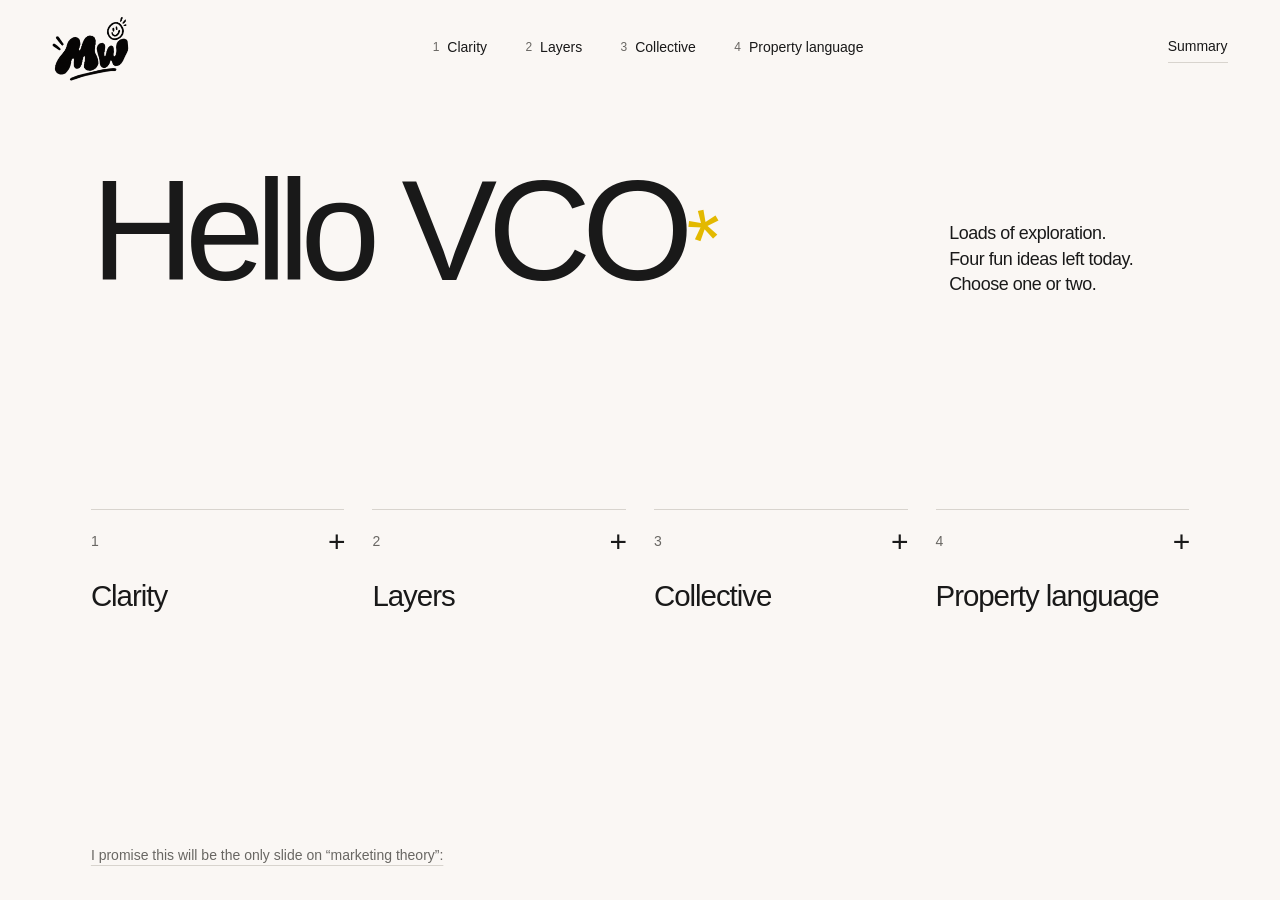
<file: index.html>
<!doctype html>
<html lang="en"><head><meta charset="utf-8"><meta name="viewport" content="width=device-width,initial-scale=1"><meta name="theme-color" content="#faf7f4"><meta name="robots" content="noindex, nofollow"><title>Hello VCO — VCO</title><link rel="icon" href="./assets/mw-0.png"><link rel="stylesheet" href="./style.css?v=quality-2"><script src="./site.js" defer></script></head>
<body data-view="home"><a class="skip" href="#main">Skip to content</a><header class="site-header"><a class="brand" href="./" aria-label="Hello VCO"><span class="logo-window"><img src="./assets/mw-0.png" alt="MW" width="1280" height="1280"></span></a><nav aria-label="Concepts"><a href="./clarity/"><span class="nav-number">1</span><span class="nav-name">Clarity</span></a><a href="./layers/"><span class="nav-number">2</span><span class="nav-name">Layers</span></a><a href="./collective/"><span class="nav-number">3</span><span class="nav-name">Collective</span></a><a href="./property-language/"><span class="nav-number">4</span><span class="nav-name">Property language</span></a></nav><a class="summary-link" href="./summary/">Summary</a></header>
<main id="main"><section class="opening" data-stage><div class="opening-heading"><h1>Hello VCO<span class="hello-asterisk" aria-hidden="true">*</span></h1><p>Loads of exploration.<br>Four fun ideas left today.<br>Choose one or two.</p></div><div class="concept-choices"><a class="concept-choice" href="clarity/"><span class="choice-number">1</span><span>Clarity</span><span class="choice-mark" aria-hidden="true">+</span></a><a class="concept-choice" href="layers/"><span class="choice-number">2</span><span>Layers</span><span class="choice-mark" aria-hidden="true">+</span></a><a class="concept-choice" href="collective/"><span class="choice-number">3</span><span>Collective</span><span class="choice-mark" aria-hidden="true">+</span></a><a class="concept-choice" href="property-language/"><span class="choice-number">4</span><span>Property language</span><span class="choice-mark" aria-hidden="true">+</span></a></div><a class="intro-link" href="introduction/">I promise this will be the only slide on “marketing theory”:</a></section></main><div class="reading-progress" aria-hidden="true"><span></span></div><div class="stage-count" aria-hidden="true"></div></body></html>
</file>
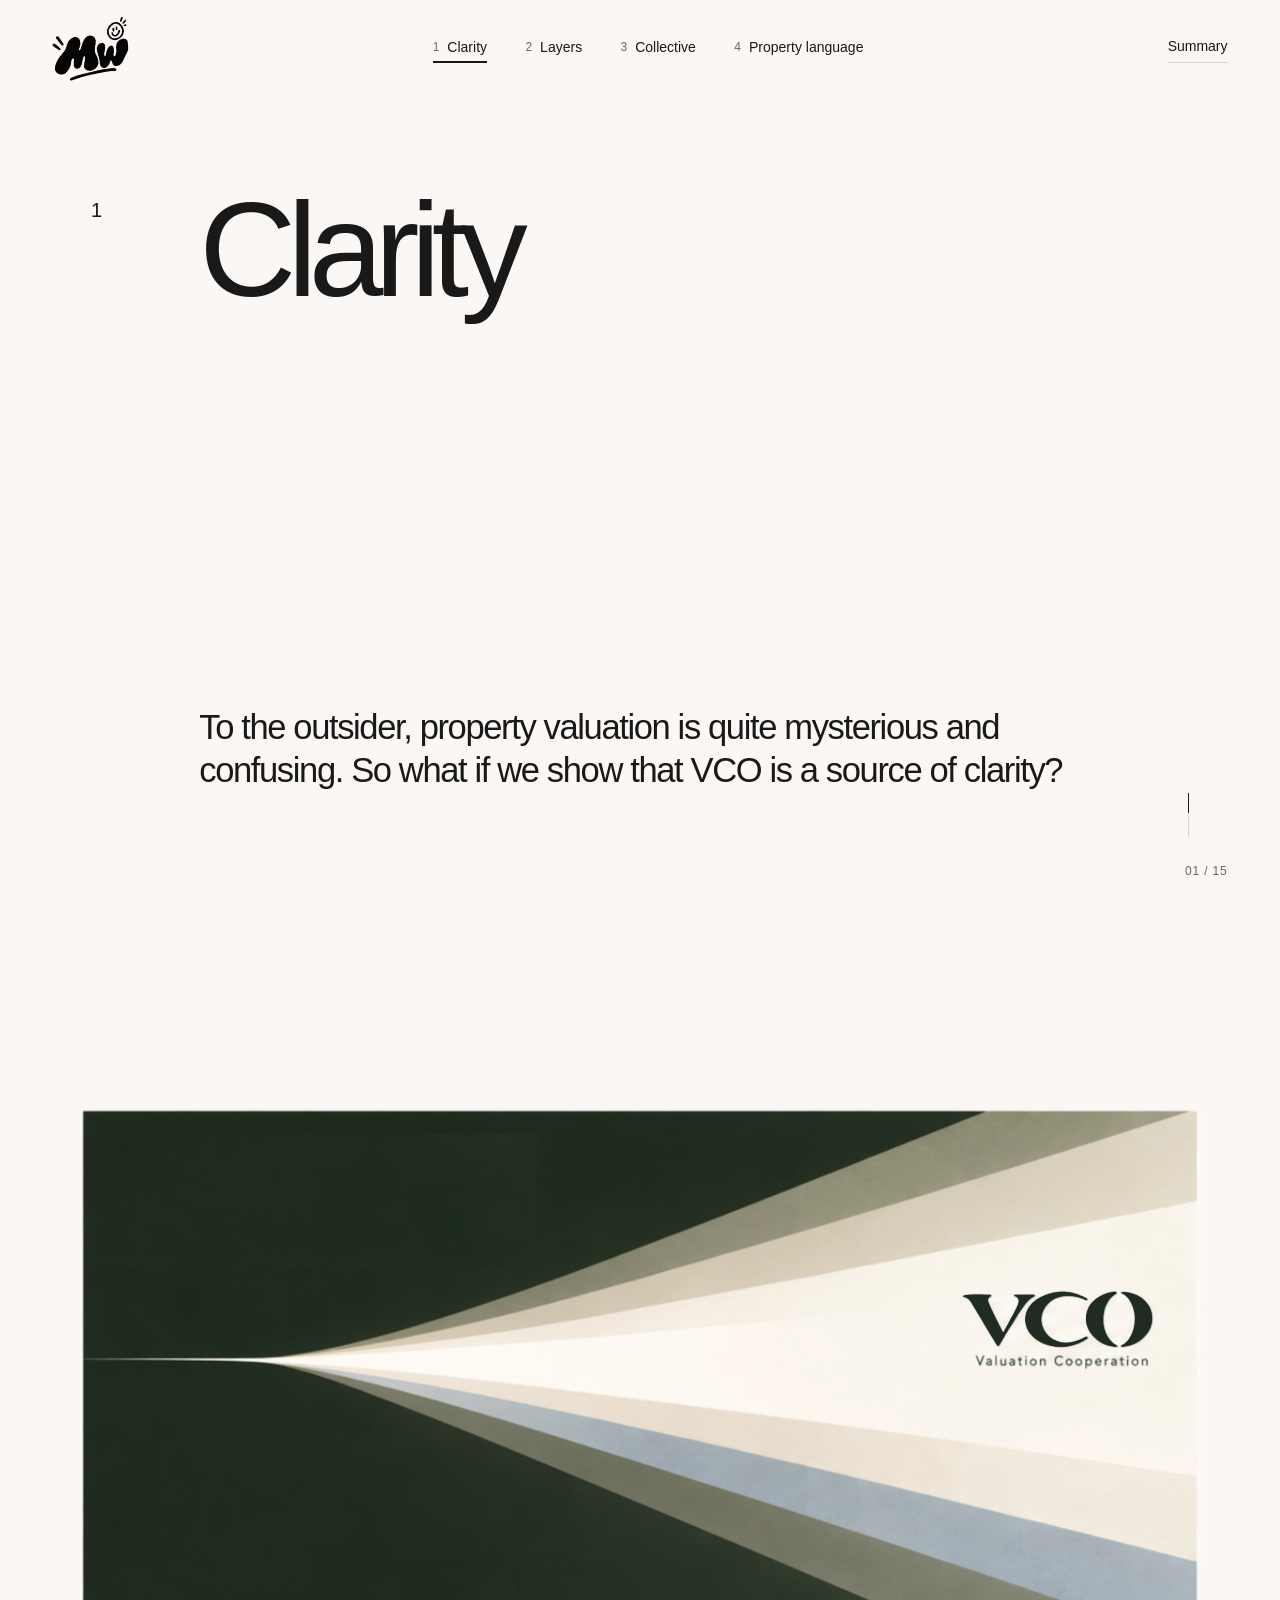
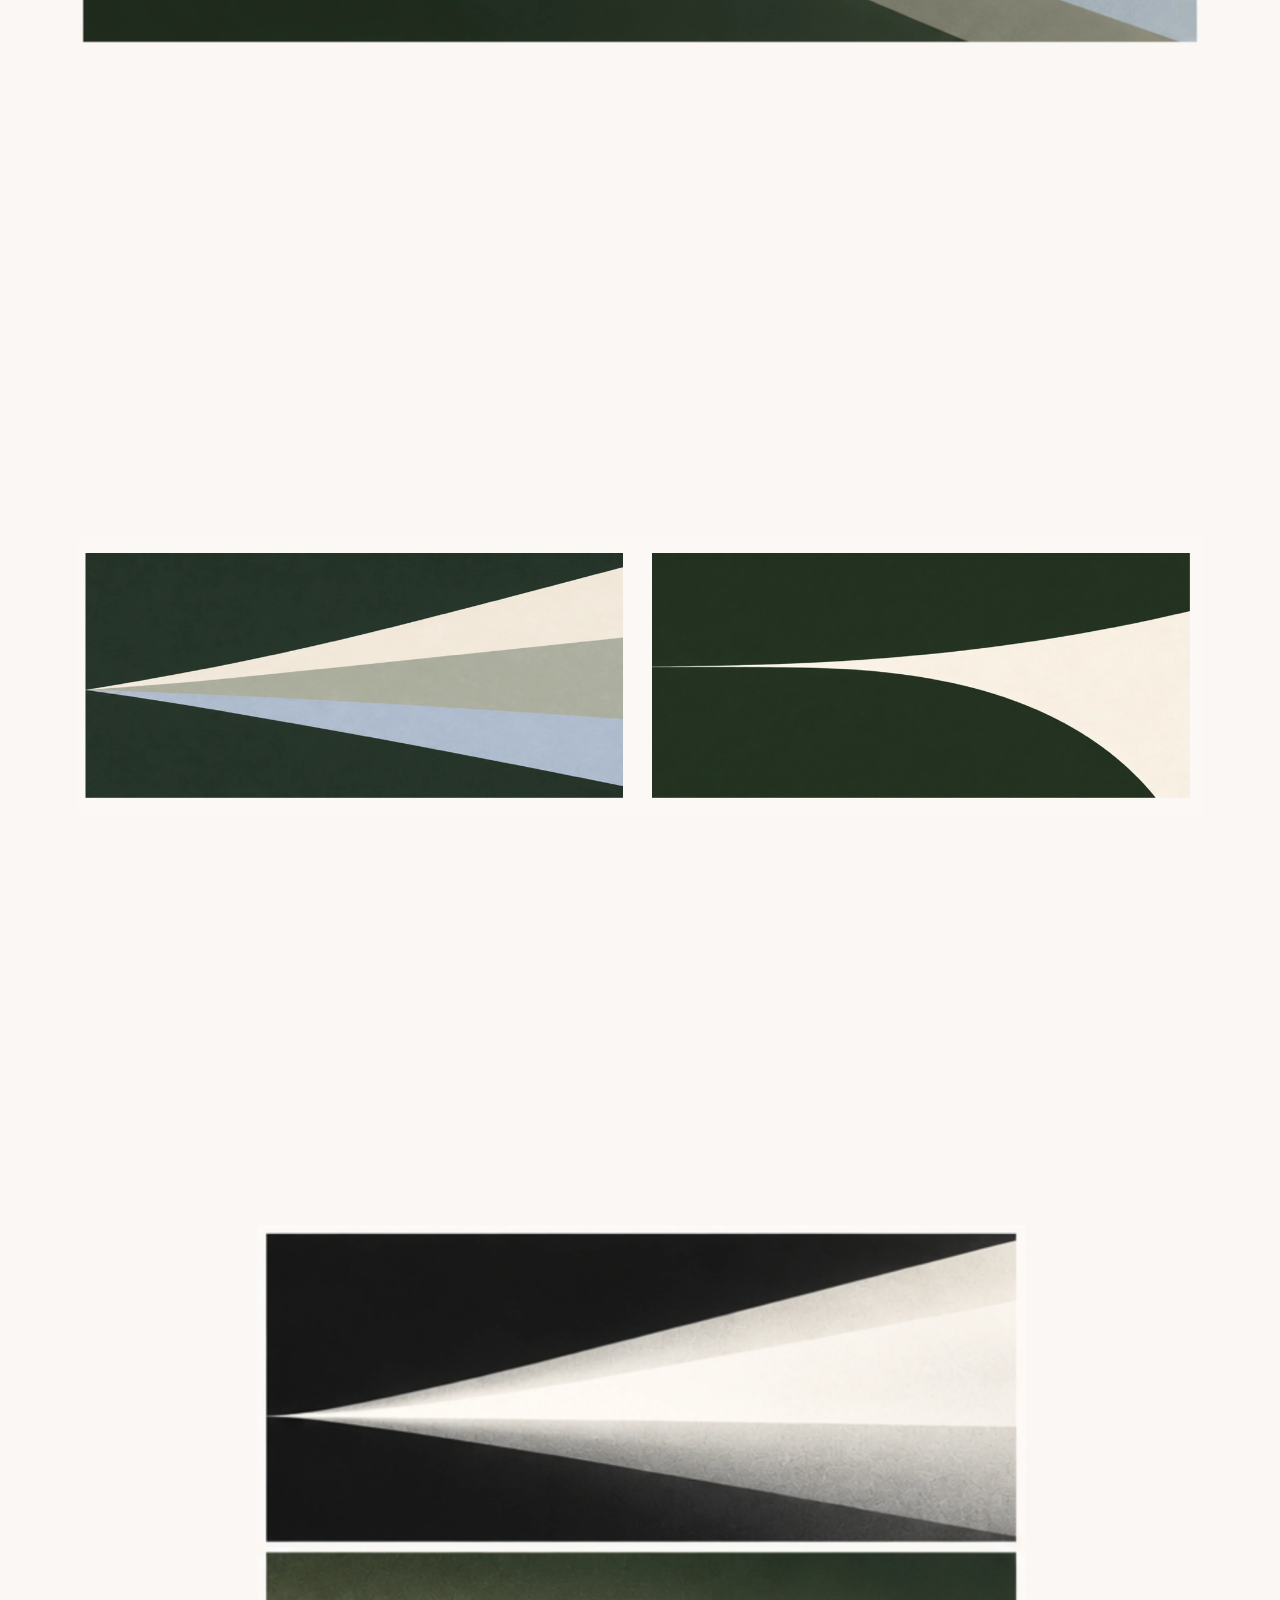
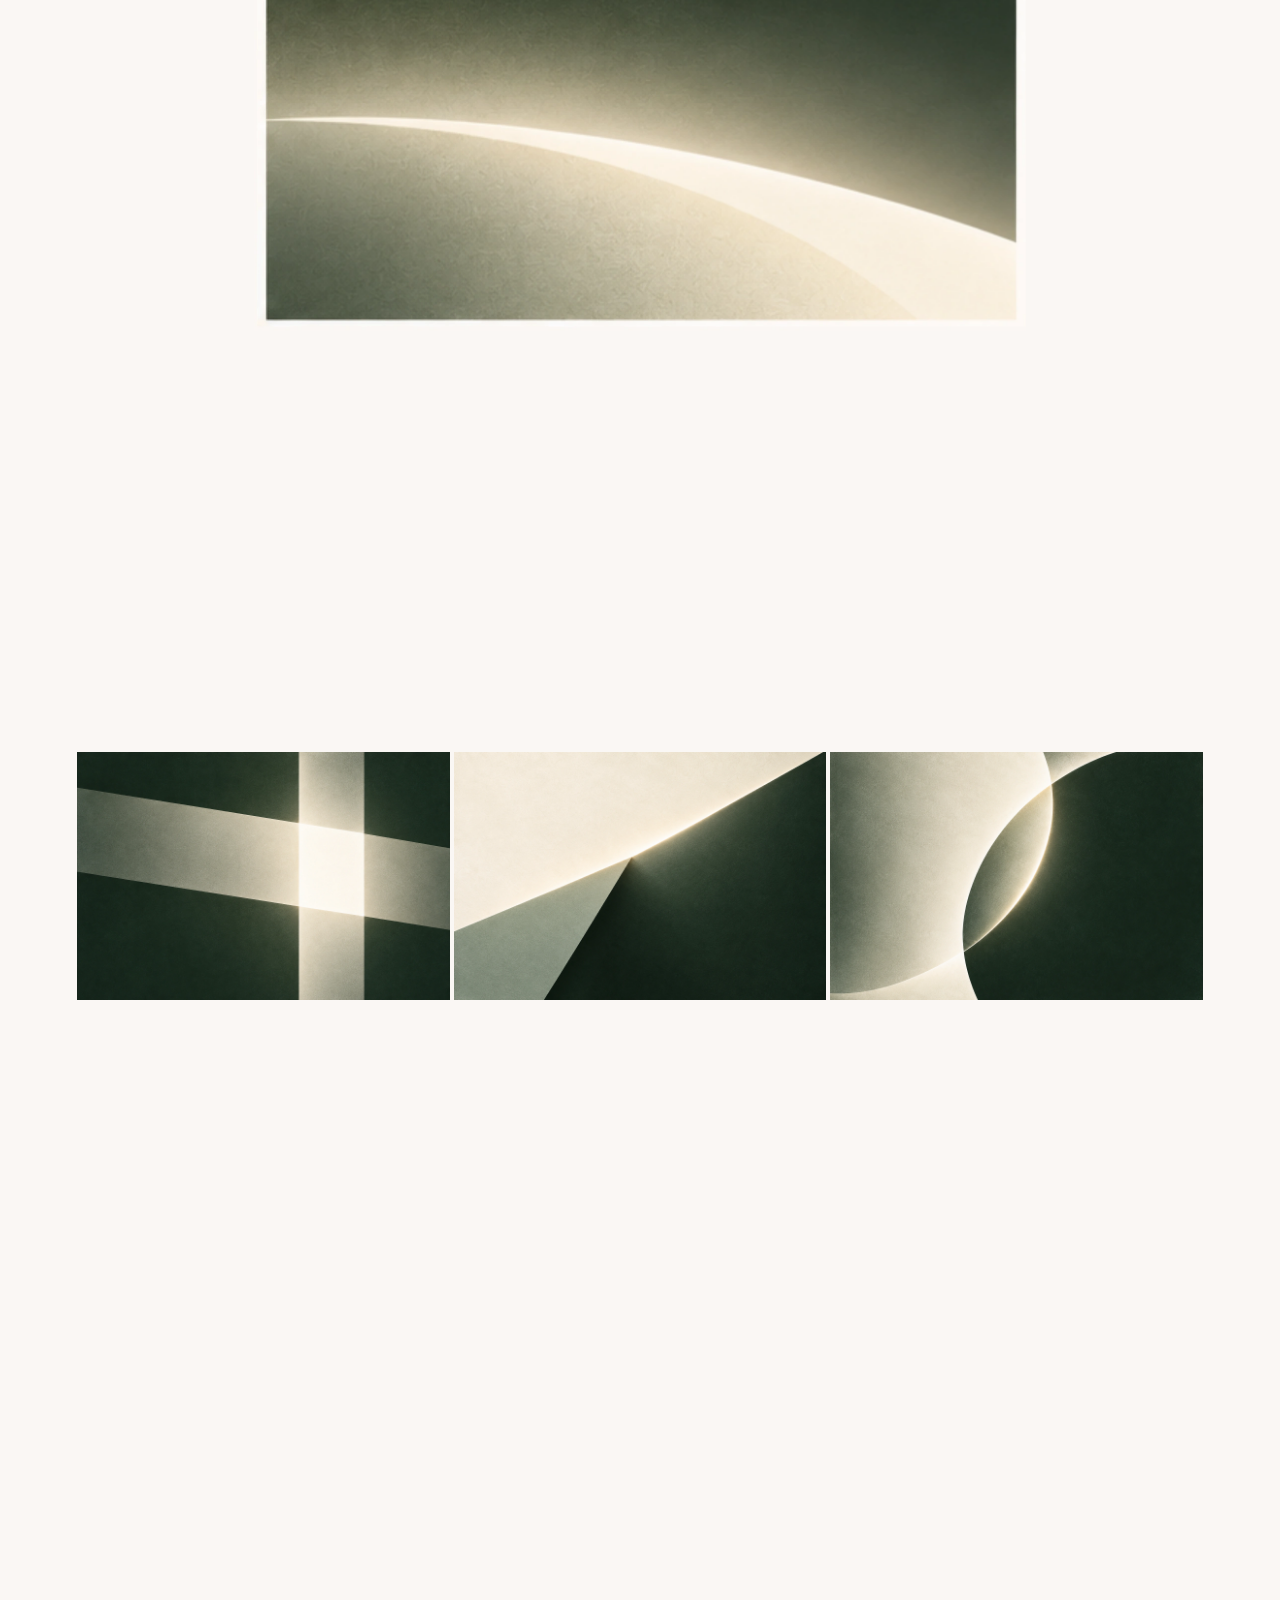
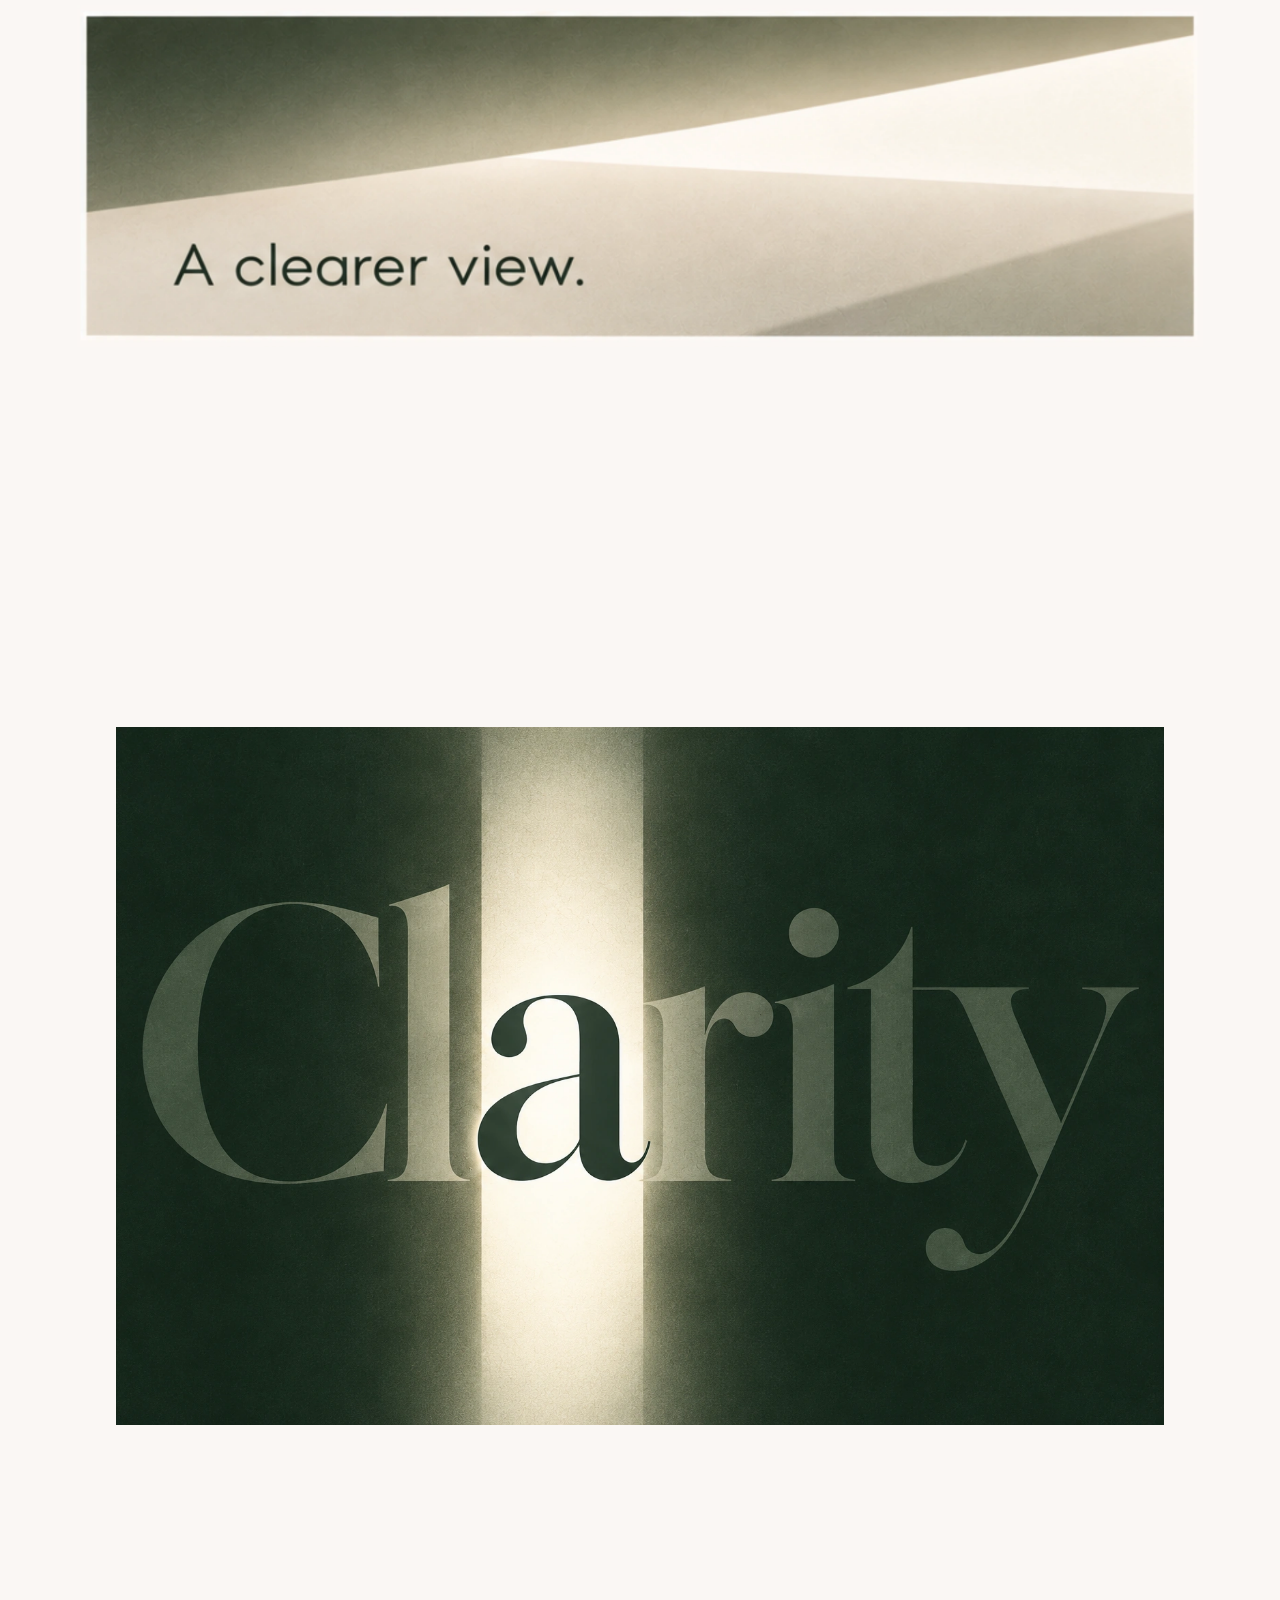
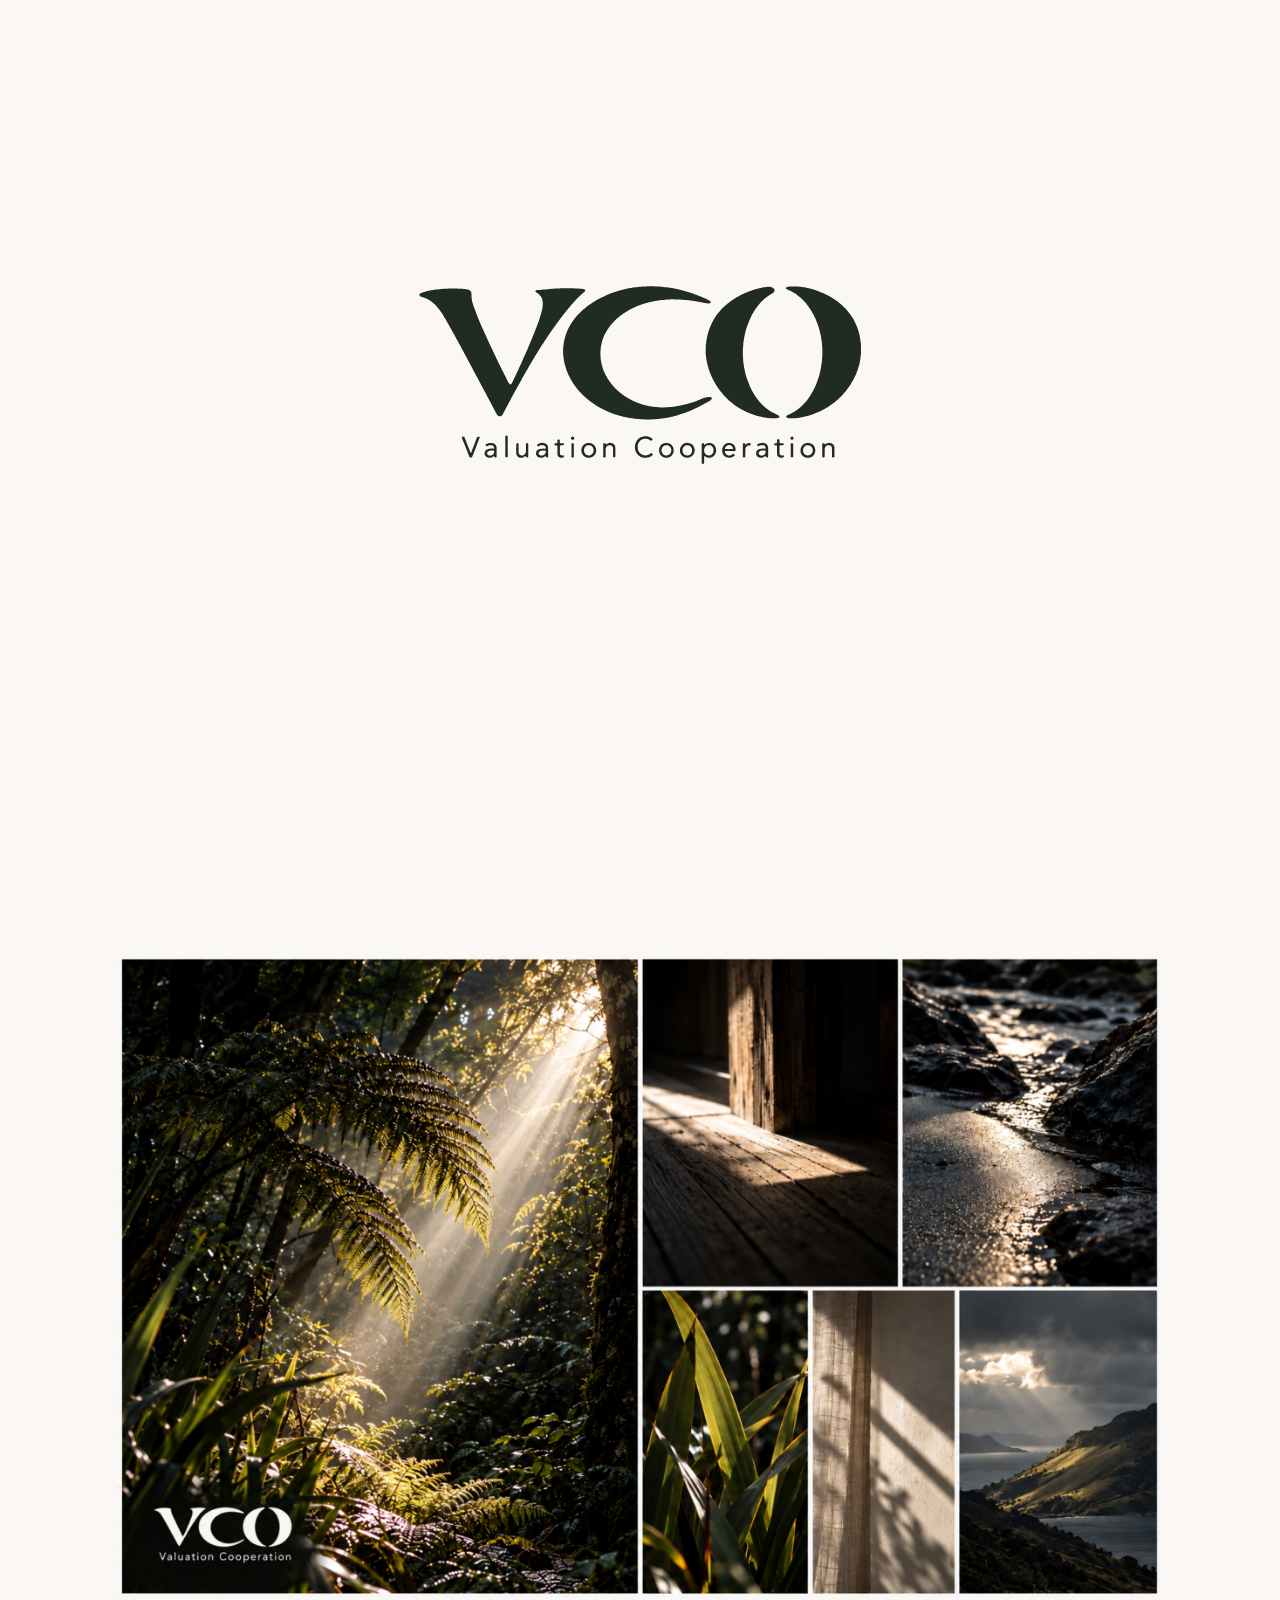
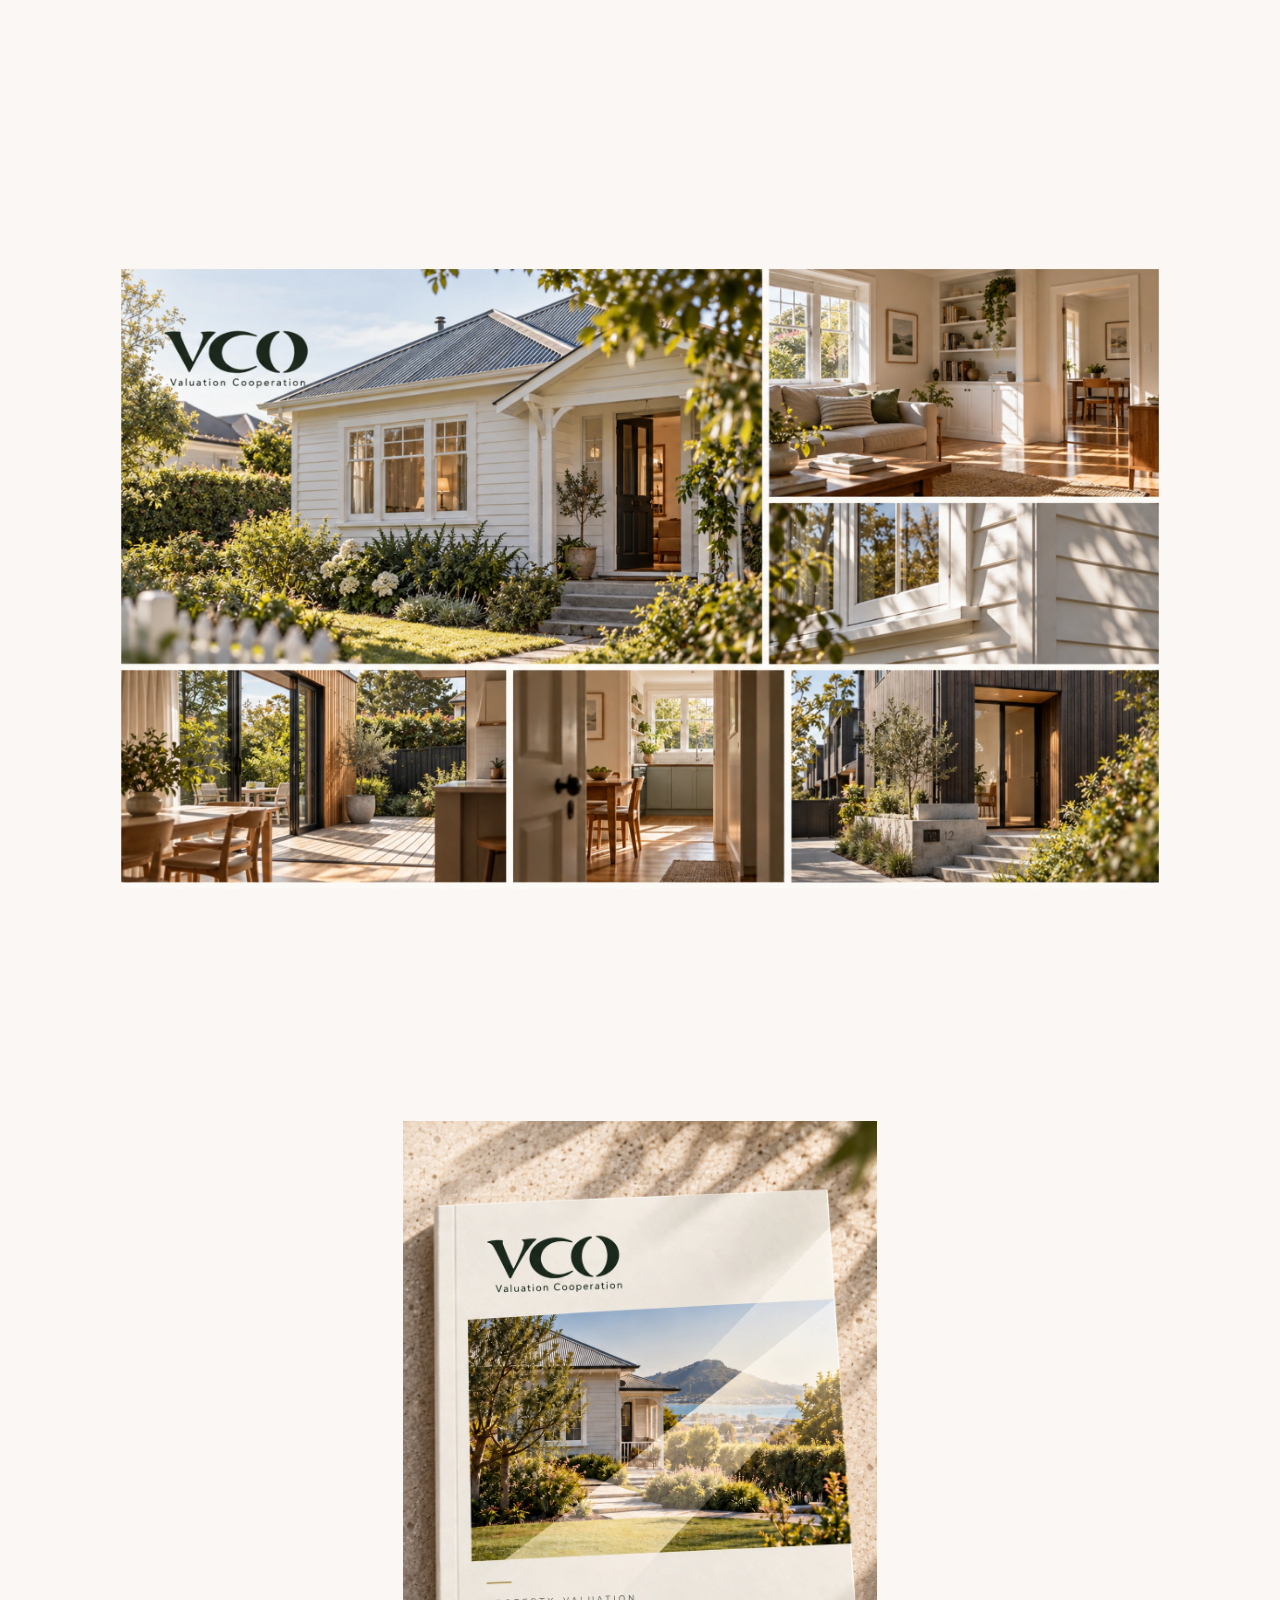
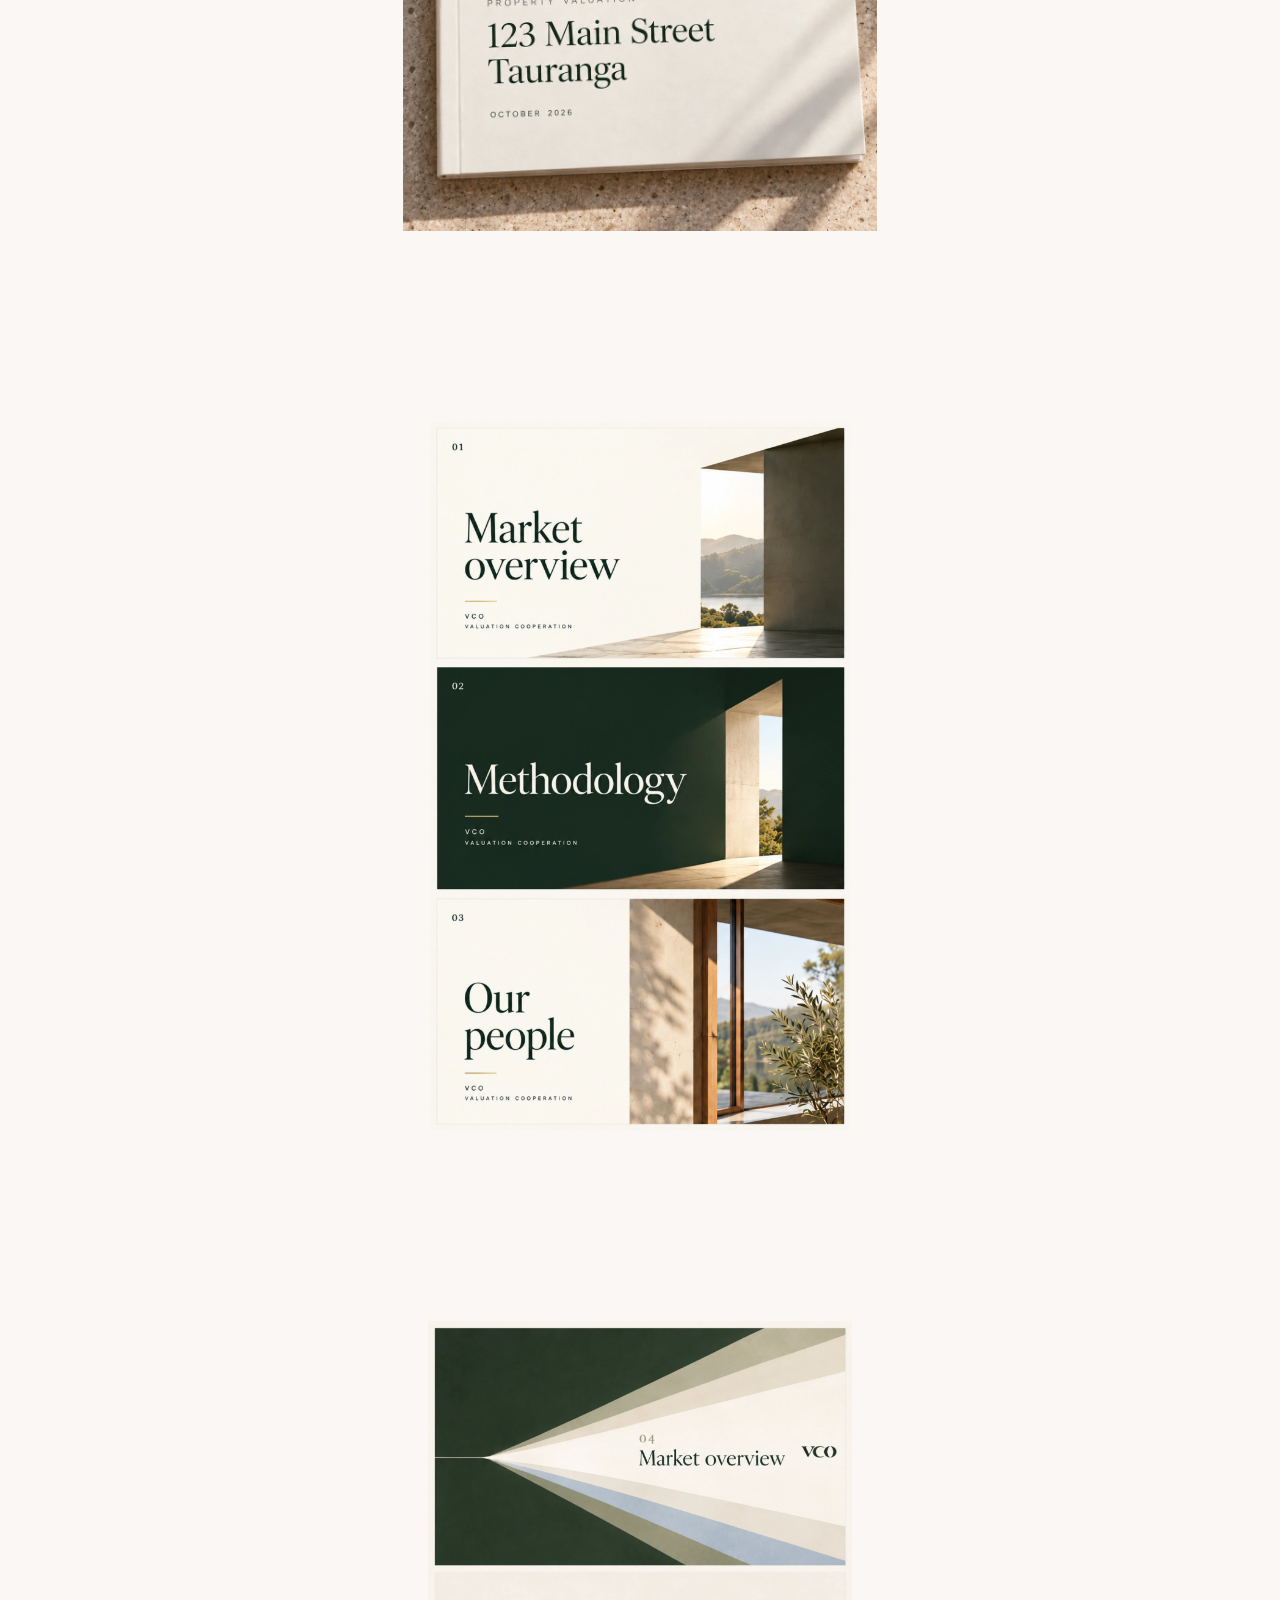
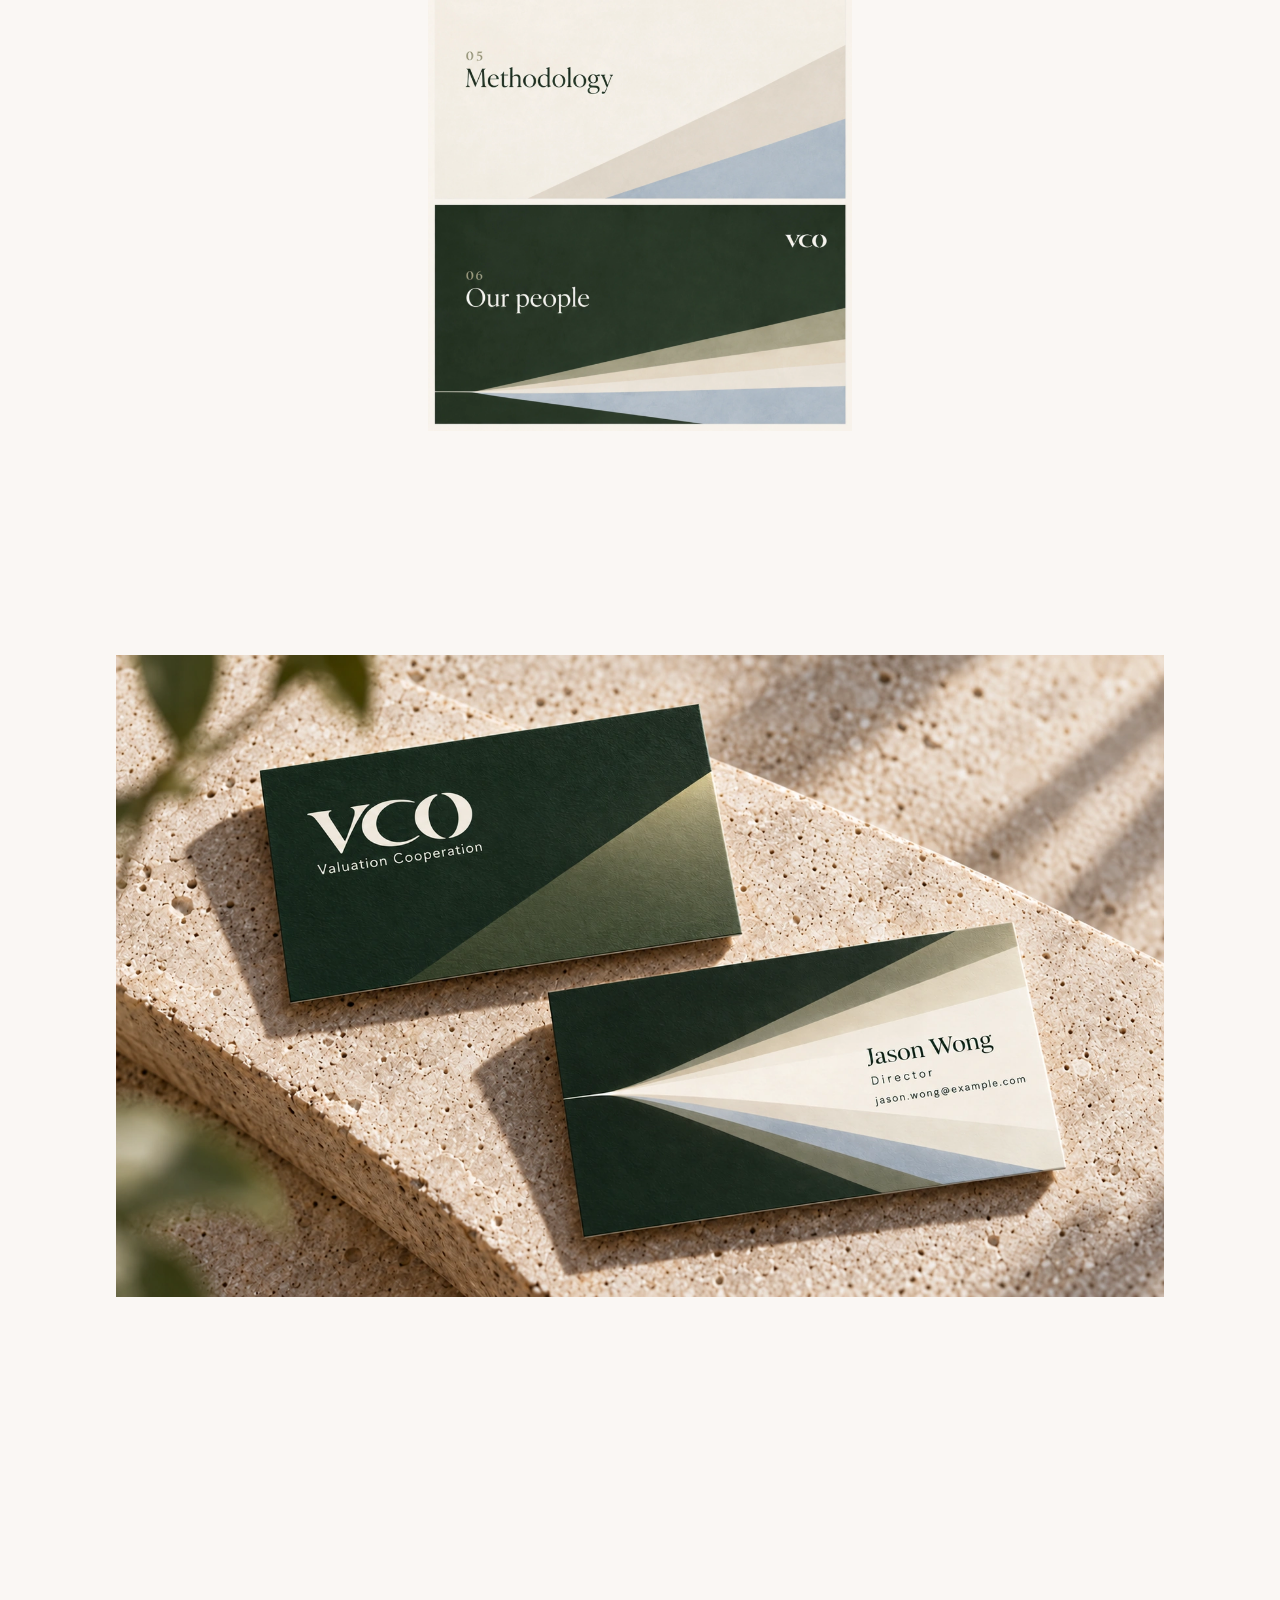
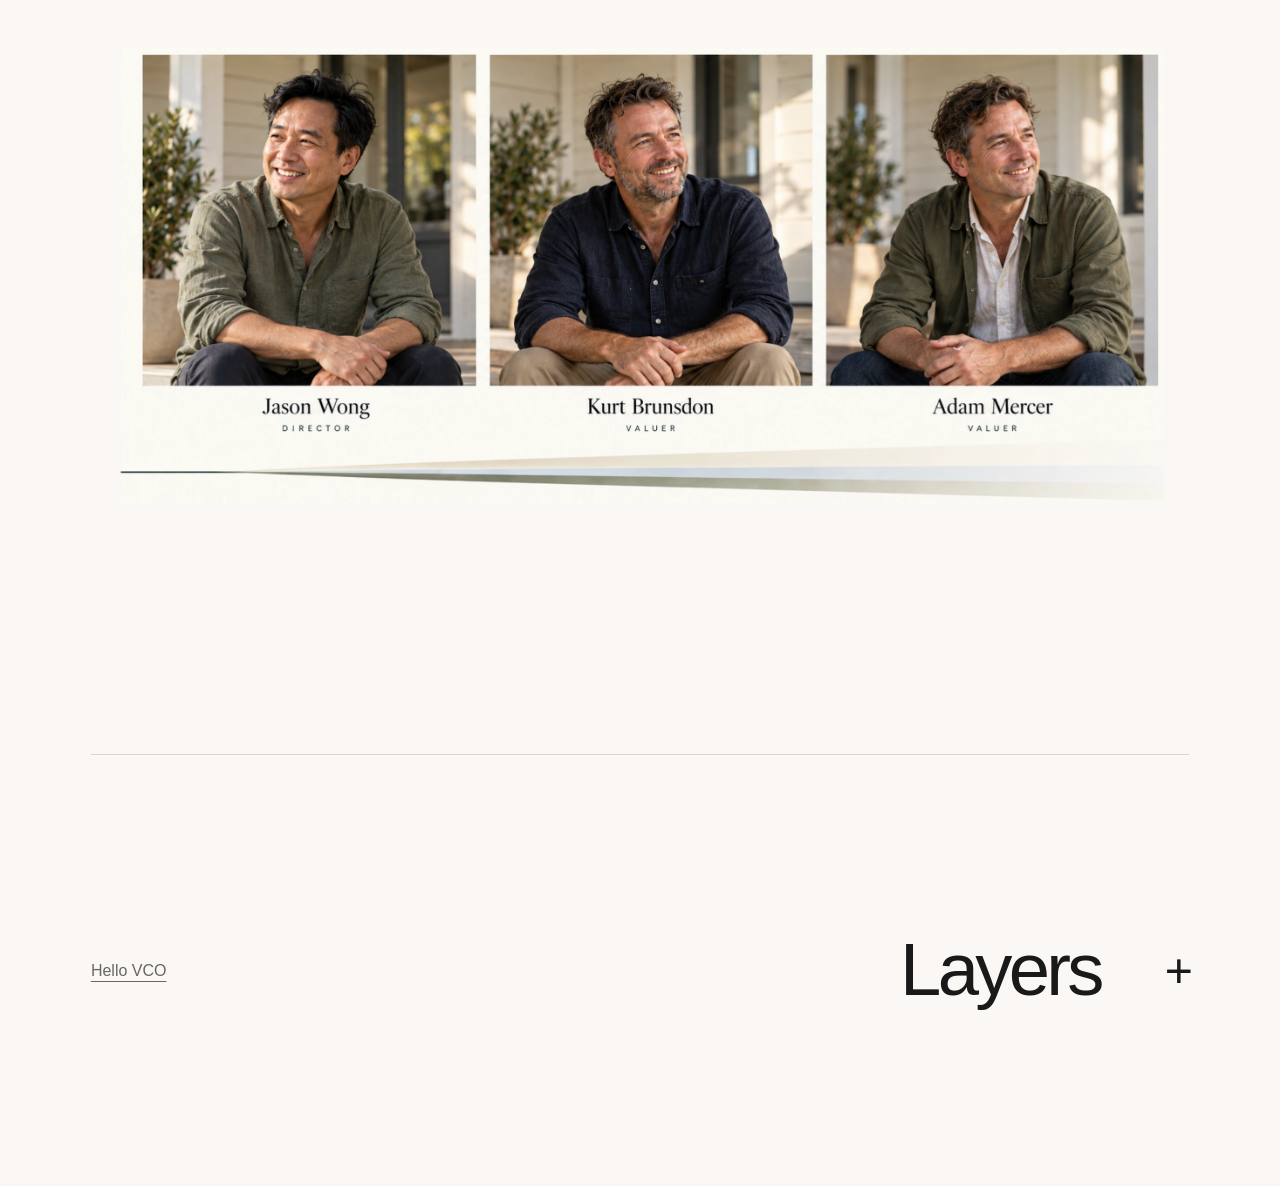
<file: clarity/index.html>
<!doctype html>
<html lang="en"><head><meta charset="utf-8"><meta name="viewport" content="width=device-width,initial-scale=1"><meta name="theme-color" content="#faf7f4"><meta name="robots" content="noindex, nofollow"><title>Clarity — VCO</title><link rel="icon" href="../assets/mw-0.png"><link rel="stylesheet" href="../style.css?v=quality-2"><script src="../site.js" defer></script><link rel="stylesheet" href="./additions.css?v=20261013"></head>
<body data-view="clarity"><a class="skip" href="#main">Skip to content</a><header class="site-header"><a class="brand" href="../" aria-label="Hello VCO"><span class="logo-window"><img src="../assets/mw-0.png" alt="MW" width="1280" height="1280"></span></a><nav aria-label="Concepts"><a href="../clarity/" aria-current="page"><span class="nav-number">1</span><span class="nav-name">Clarity</span></a><a href="../layers/"><span class="nav-number">2</span><span class="nav-name">Layers</span></a><a href="../collective/"><span class="nav-number">3</span><span class="nav-name">Collective</span></a><a href="../property-language/"><span class="nav-number">4</span><span class="nav-name">Property language</span></a></nav><a class="summary-link" href="../summary/">Summary</a></header>
<main id="main"><section class="concept-opening" data-stage><div class="concept-heading"><span class="concept-number">1</span><h1>Clarity</h1></div><p class="concept-reason">To the outsider, property valuation is quite mysterious and confusing. So what if we show that VCO is a source of clarity?</p><span class="scroll-cue" aria-hidden="true"></span></section><section class="execution execution--hero" data-stage><img src="../assets/clarity-hero-detail.svg" width="4802" height="2320" alt="Clarity — 01" loading="lazy" decoding="async"></section><section class="execution execution--hero" data-stage><img src="../assets/clarity-execution-new-02.webp" width="1862" height="456" alt="Clarity — 02: two ivory light compositions on forest green" loading="lazy" decoding="async"></section><section class="execution" data-stage><img src="../assets/p10.webp" width="1551" height="1426" alt="Clarity — 03" loading="lazy" decoding="async"></section><section class="execution execution--triptych" data-stage aria-label="Clarity execution 4: light studies"><div class="clarity-triptych"><img src="../assets/clarity-light-bands.webp" width="1536" height="1024" alt="Intersecting ivory light bands on forest green" loading="lazy" decoding="async"><img src="../assets/clarity-light-fold.webp" width="1536" height="1024" alt="Illuminated ivory fold on forest green" loading="lazy" decoding="async"><img src="../assets/clarity-light-crescent.webp" width="1536" height="1024" alt="Ivory crescent against forest green" loading="lazy" decoding="async"></div></section><section class="execution" data-stage><img src="../assets/p11.webp" width="2401" height="730" alt="Clarity — 05" loading="lazy" decoding="async"></section><section class="execution execution--landscape" data-stage><img src="../assets/clarity-light-wordmark.webp" width="1536" height="1024" alt="Clarity — 06: lettering revealed in warm light" loading="lazy" decoding="async"></section><section class="execution execution--logo" data-stage><img src="../assets/clarity-logo.svg" width="645" height="271" alt="Clarity — 07" loading="lazy" decoding="async"></section><section class="execution execution--landscape" data-stage><img src="../assets/p13.webp" width="2401" height="1484" alt="Clarity — 08" loading="lazy" decoding="async"></section><section class="execution execution--landscape" data-stage><img src="../assets/p14.webp" width="2401" height="1433" alt="Clarity — 09" loading="lazy" decoding="async"></section><section class="execution" data-stage><img src="../assets/clarity-report-updated.webp" width="1024" height="1536" alt="Clarity — 10" loading="lazy" decoding="async"></section><section class="execution" data-stage><img src="../assets/p16.webp" width="1376" height="2328" alt="Clarity — 11" loading="lazy" decoding="async"></section><section class="execution" data-stage><img src="../assets/p17.webp" width="1433" height="2401" alt="Clarity — 12" loading="lazy" decoding="async"></section><section class="execution execution--landscape" data-stage><img src="../assets/clarity-cards-updated.webp" width="1603" height="981" alt="Clarity — 13" loading="lazy" decoding="async"></section><section class="execution execution--landscape" data-stage><img src="../assets/p19.webp" width="2401" height="1047" alt="Clarity — 14" loading="lazy" decoding="async"></section><footer class="chapter-footer"><a class="previous" href="../introduction/">Hello VCO</a><a class="next" href="../layers/">Layers<span aria-hidden="true">+</span></a></footer></main><div class="reading-progress" aria-hidden="true"><span></span></div><div class="stage-count" aria-hidden="true"></div></body></html>
</file>
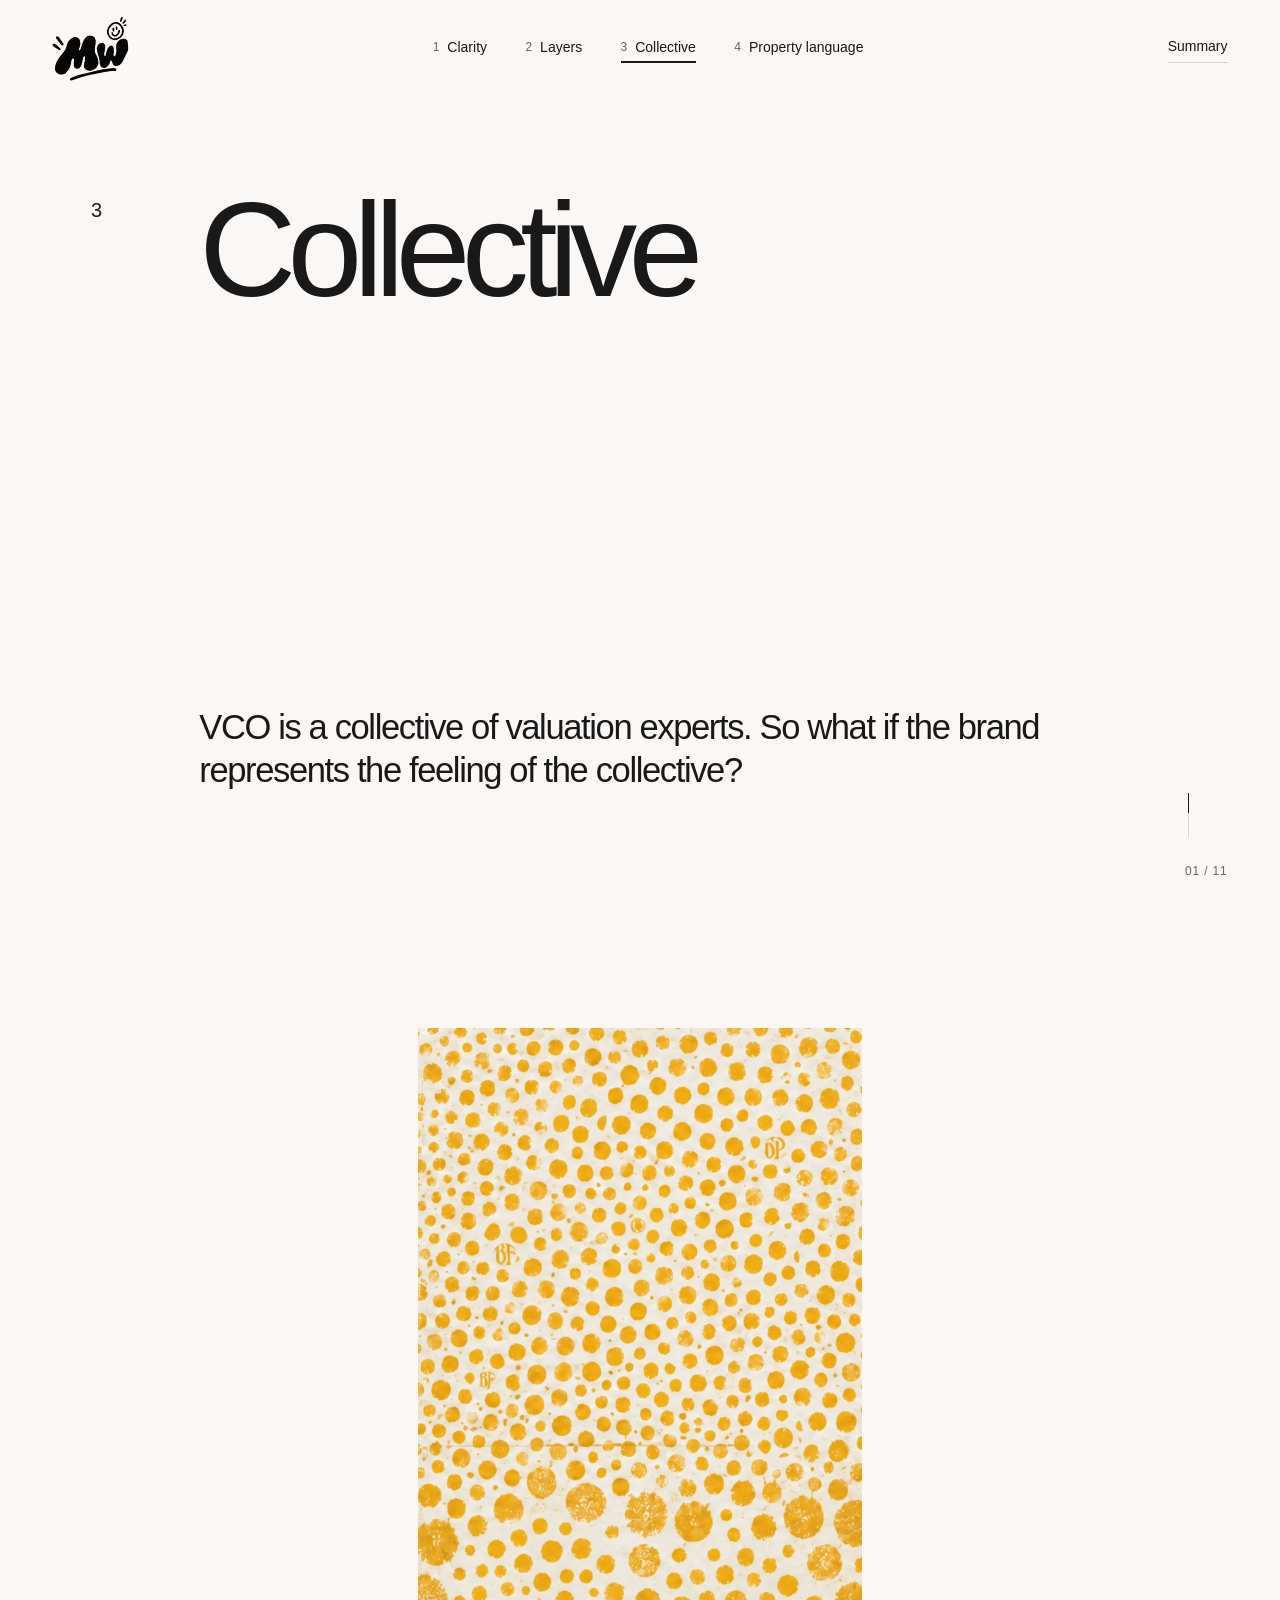
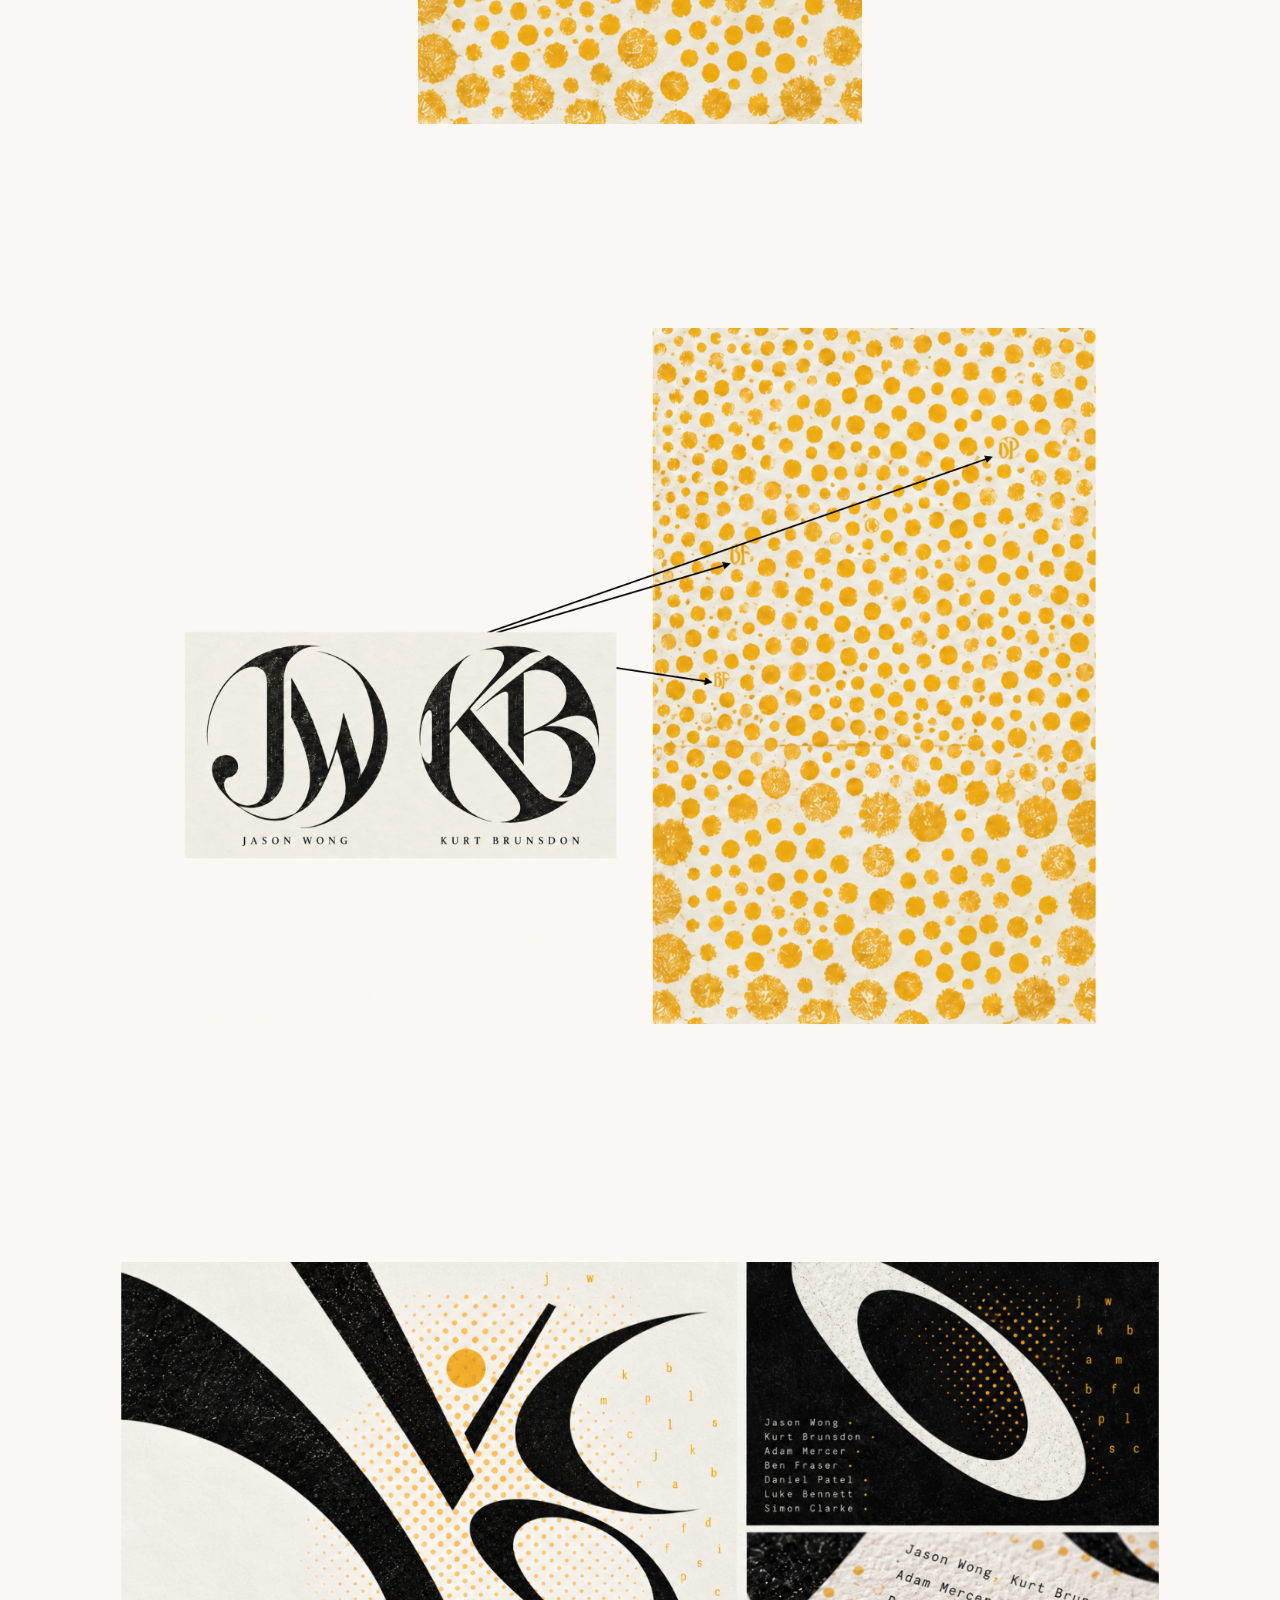
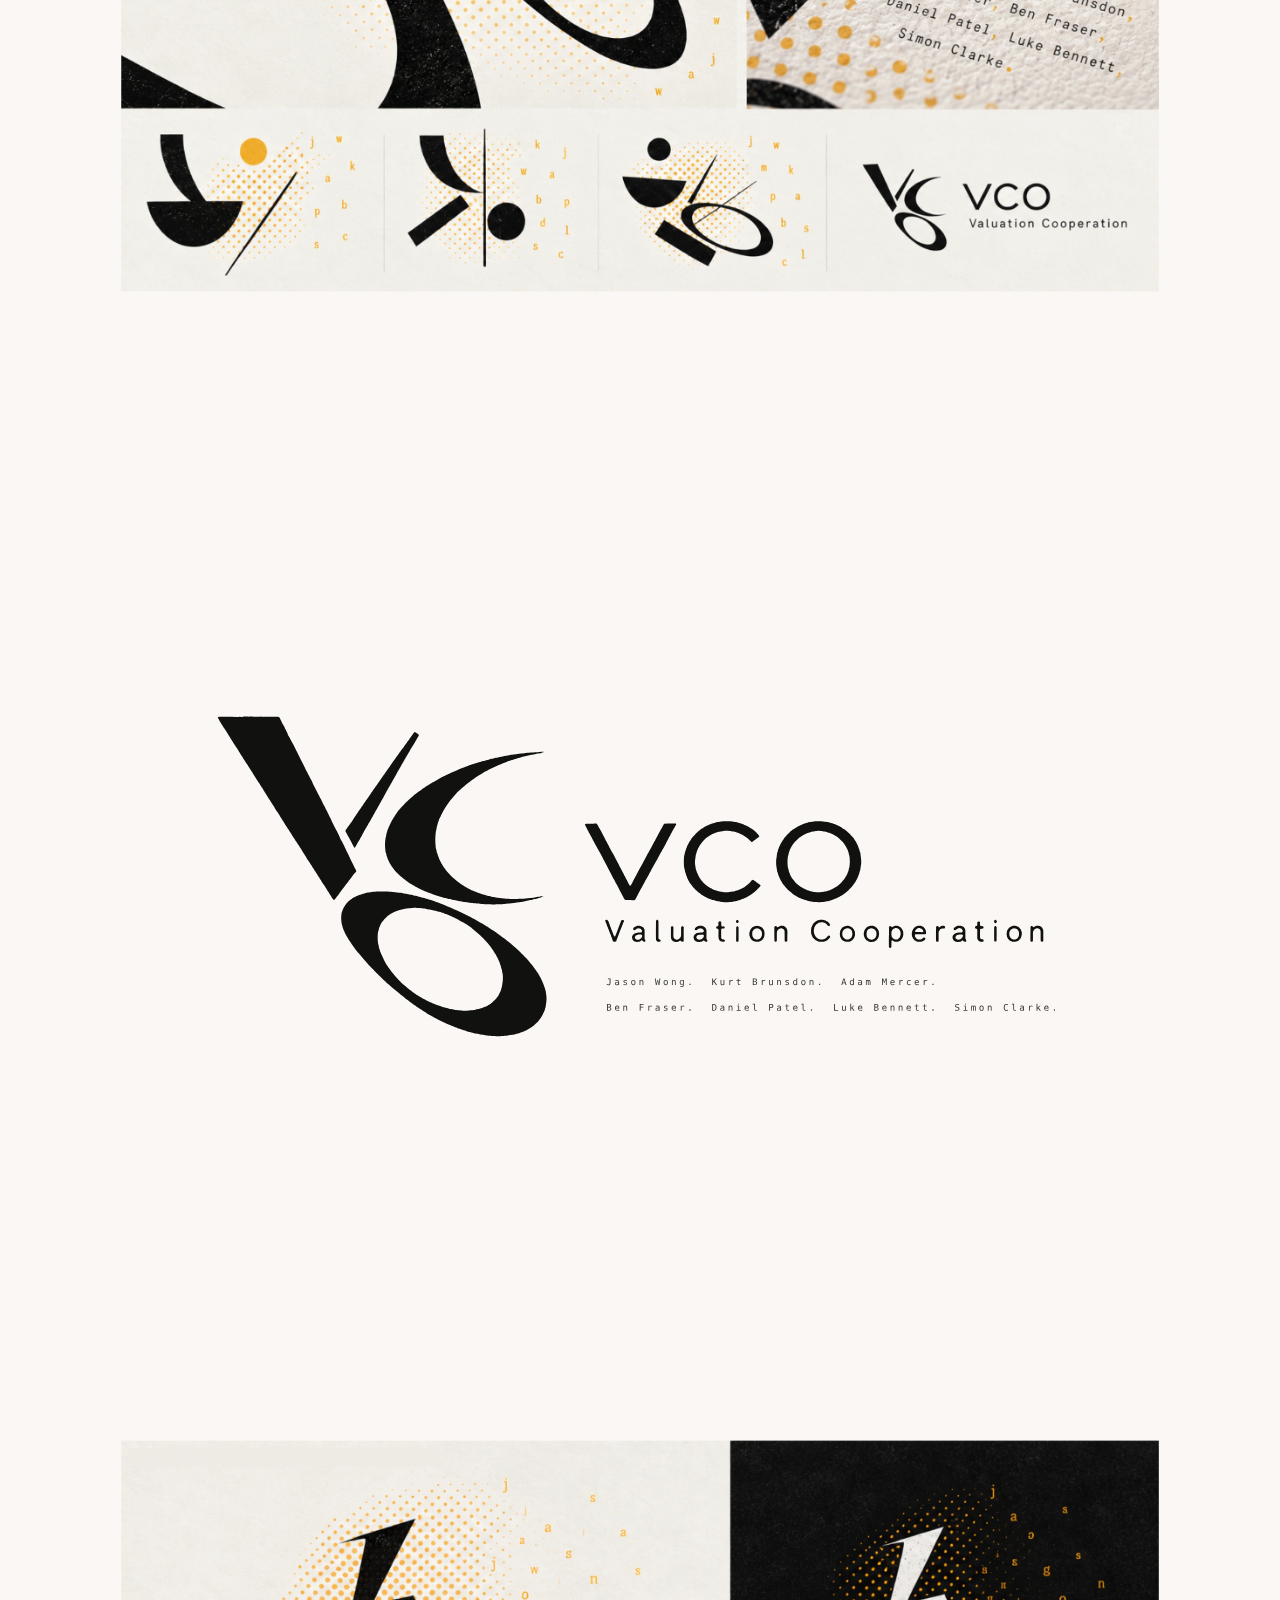
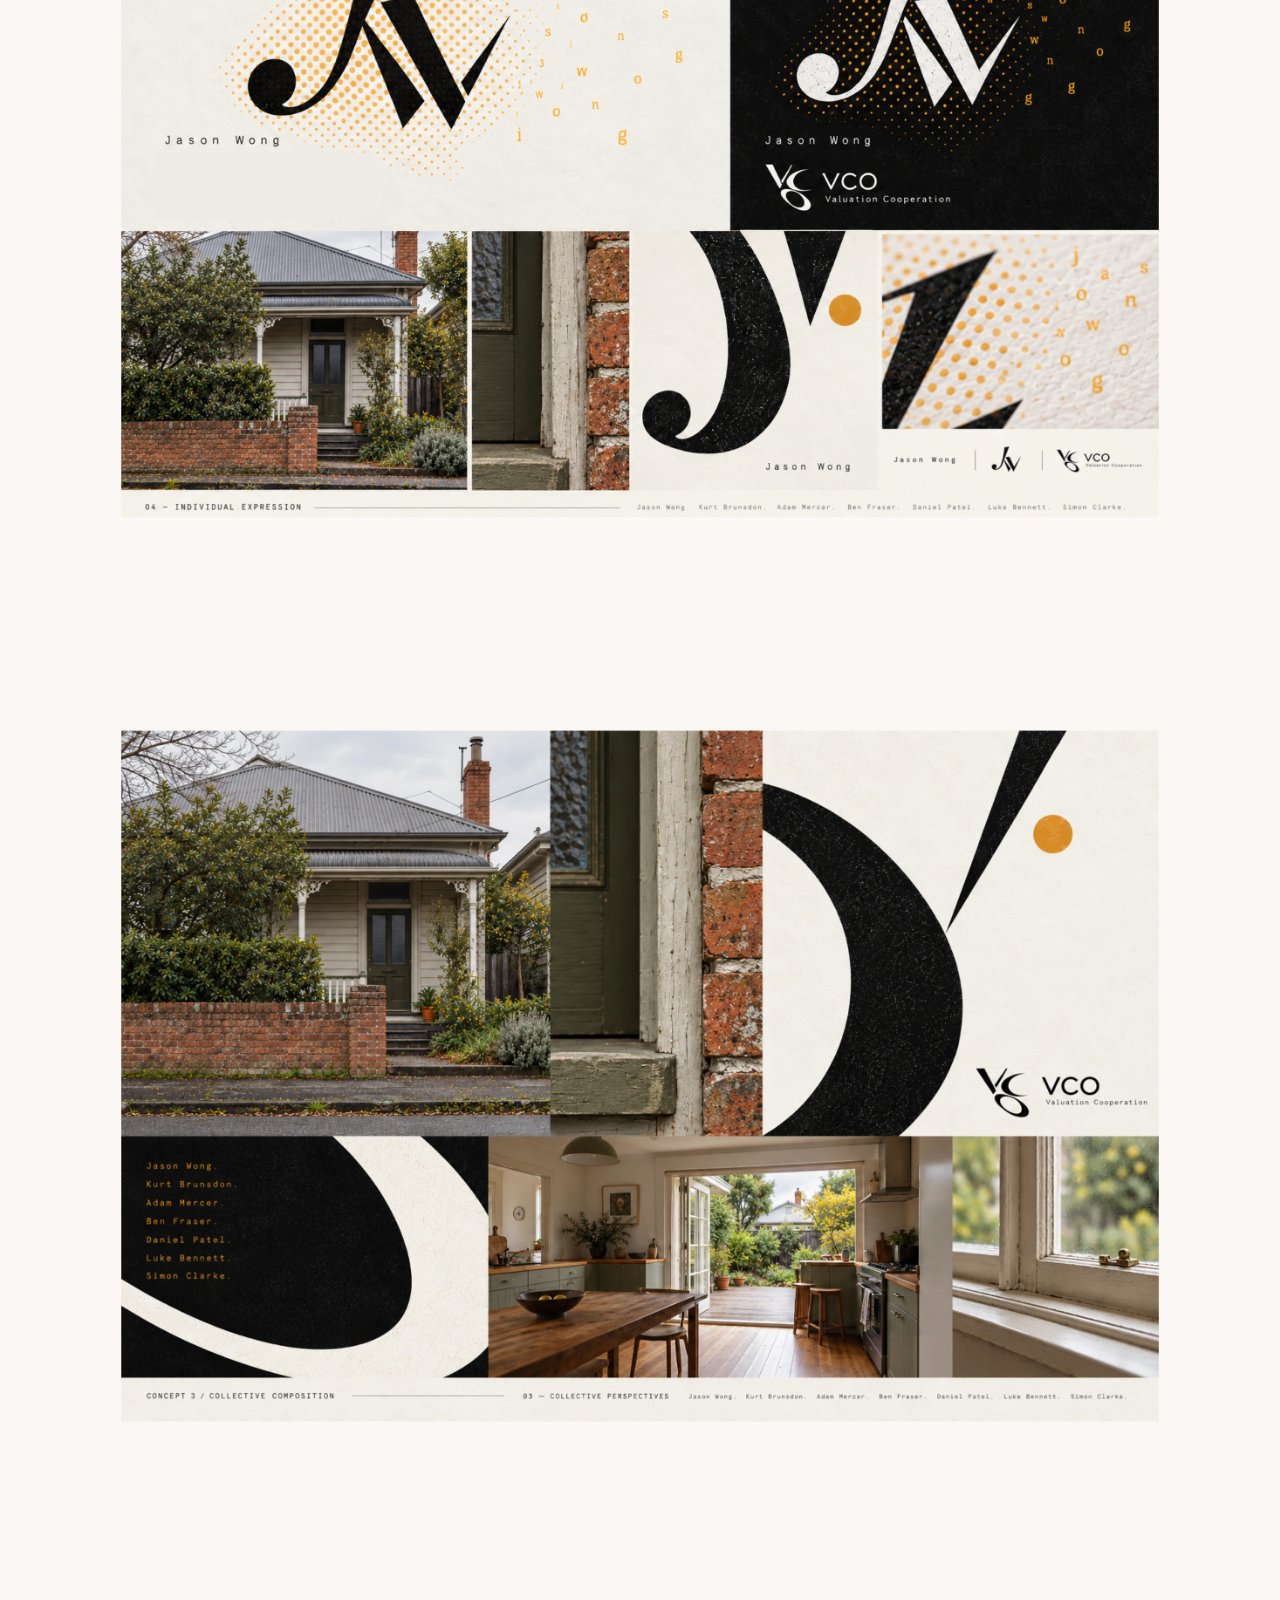
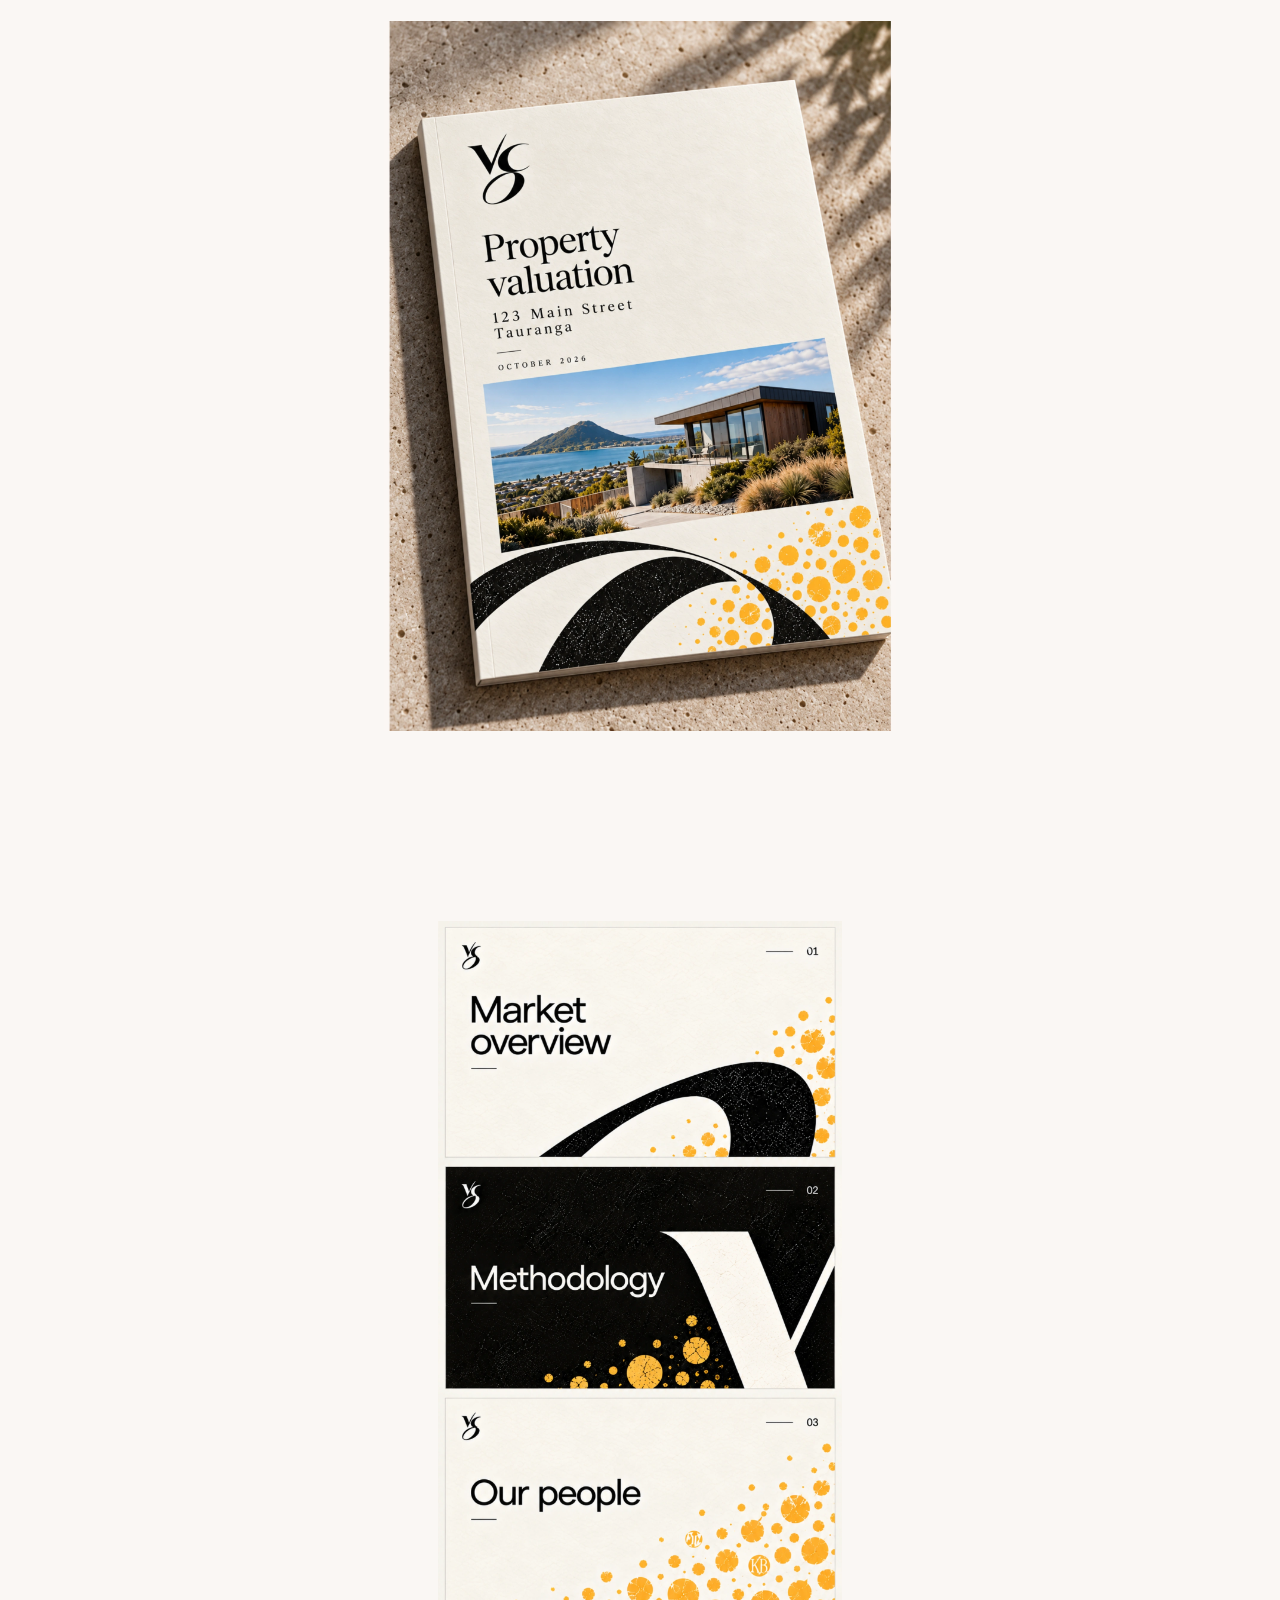
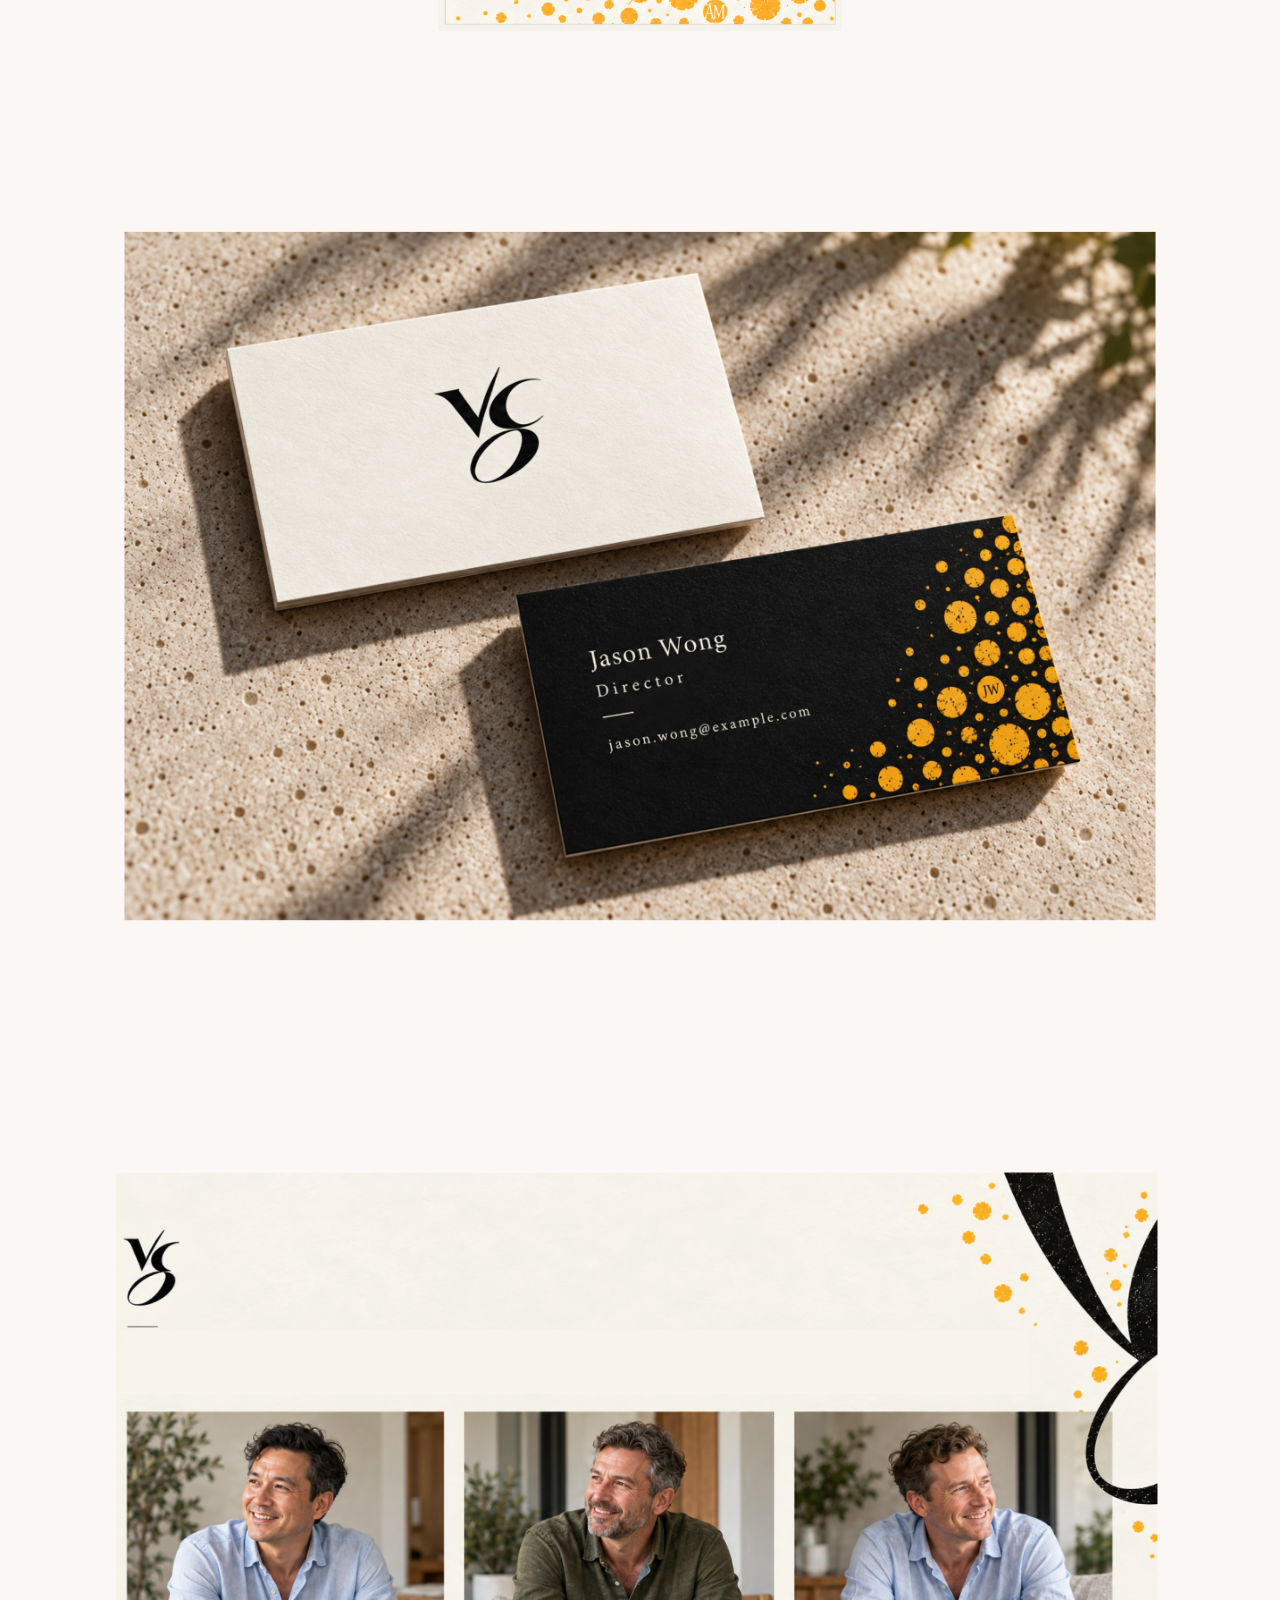
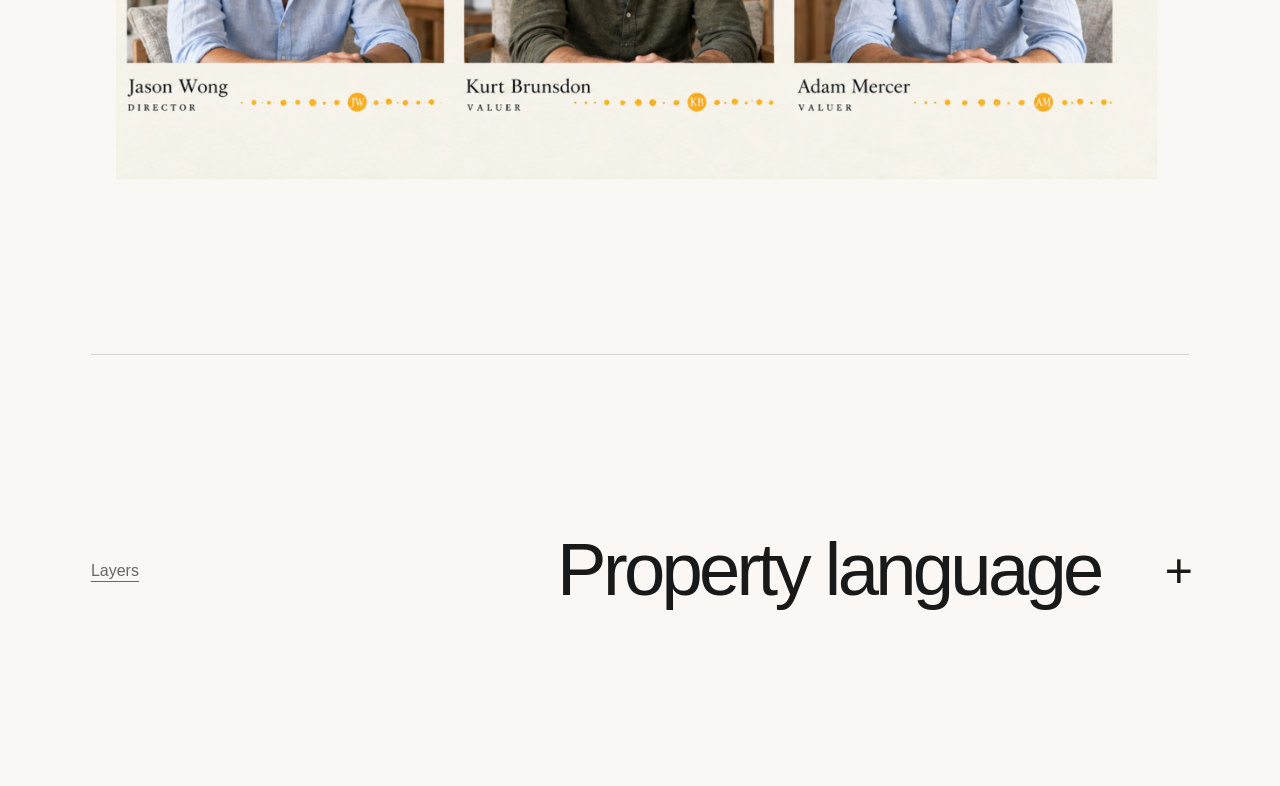
<file: collective/index.html>
<!doctype html>
<html lang="en"><head><meta charset="utf-8"><meta name="viewport" content="width=device-width,initial-scale=1"><meta name="theme-color" content="#faf7f4"><meta name="robots" content="noindex, nofollow"><title>Collective — VCO</title><link rel="icon" href="../assets/mw-0.png"><link rel="stylesheet" href="../style.css?v=quality-2"><script src="../site.js" defer></script></head>
<body data-view="collective"><a class="skip" href="#main">Skip to content</a><header class="site-header"><a class="brand" href="../" aria-label="Hello VCO"><span class="logo-window"><img src="../assets/mw-0.png" alt="MW" width="1280" height="1280"></span></a><nav aria-label="Concepts"><a href="../clarity/"><span class="nav-number">1</span><span class="nav-name">Clarity</span></a><a href="../layers/"><span class="nav-number">2</span><span class="nav-name">Layers</span></a><a href="../collective/" aria-current="page"><span class="nav-number">3</span><span class="nav-name">Collective</span></a><a href="../property-language/"><span class="nav-number">4</span><span class="nav-name">Property language</span></a></nav><a class="summary-link" href="../summary/">Summary</a></header>
<main id="main"><section class="concept-opening" data-stage><div class="concept-heading"><span class="concept-number">3</span><h1>Collective</h1></div><p class="concept-reason">VCO is a collective of valuation experts. So what if the brand represents the feeling of the collective?</p><span class="scroll-cue" aria-hidden="true"></span></section><section class="execution" data-stage><img src="../assets/p35.webp" width="1298" height="2016" alt="Collective — 01" loading="lazy" decoding="async"></section><section class="execution" data-stage><img src="../assets/p36.webp" width="2401" height="1842" alt="Collective — 02" loading="lazy" decoding="async"></section><section class="execution execution--landscape" data-stage><img src="../assets/p37.webp" width="2401" height="1471" alt="Collective — 03" loading="lazy" decoding="async"></section><section class="execution execution--identity" data-stage><img src="../assets/collective-lockup.svg" width="841" height="348" alt="Collective — 04" loading="lazy" decoding="async"></section><section class="execution execution--landscape" data-stage><img src="../assets/p39.webp" width="2401" height="1563" alt="Collective — 05" loading="lazy" decoding="async"></section><section class="execution execution--landscape" data-stage><img src="../assets/p40.webp" width="2401" height="1610" alt="Collective — 06" loading="lazy" decoding="async"></section><section class="execution" data-stage><img src="../assets/p41.webp" width="1734" height="2400" alt="Collective — 07" loading="lazy" decoding="async"></section><section class="execution" data-stage><img src="../assets/p42.webp" width="1354" height="2375" alt="Collective — 08" loading="lazy" decoding="async"></section><section class="execution execution--landscape" data-stage><img src="../assets/p43.webp" width="2346" height="1584" alt="Collective — 09" loading="lazy" decoding="async"></section><section class="execution execution--landscape" data-stage><img src="../assets/p44.webp" width="2401" height="1419" alt="Collective — 10" loading="lazy" decoding="async"></section><footer class="chapter-footer"><a class="previous" href="../layers/">Layers</a><a class="next" href="../property-language/">Property language<span aria-hidden="true">+</span></a></footer></main><div class="reading-progress" aria-hidden="true"><span></span></div><div class="stage-count" aria-hidden="true"></div></body></html>
</file>
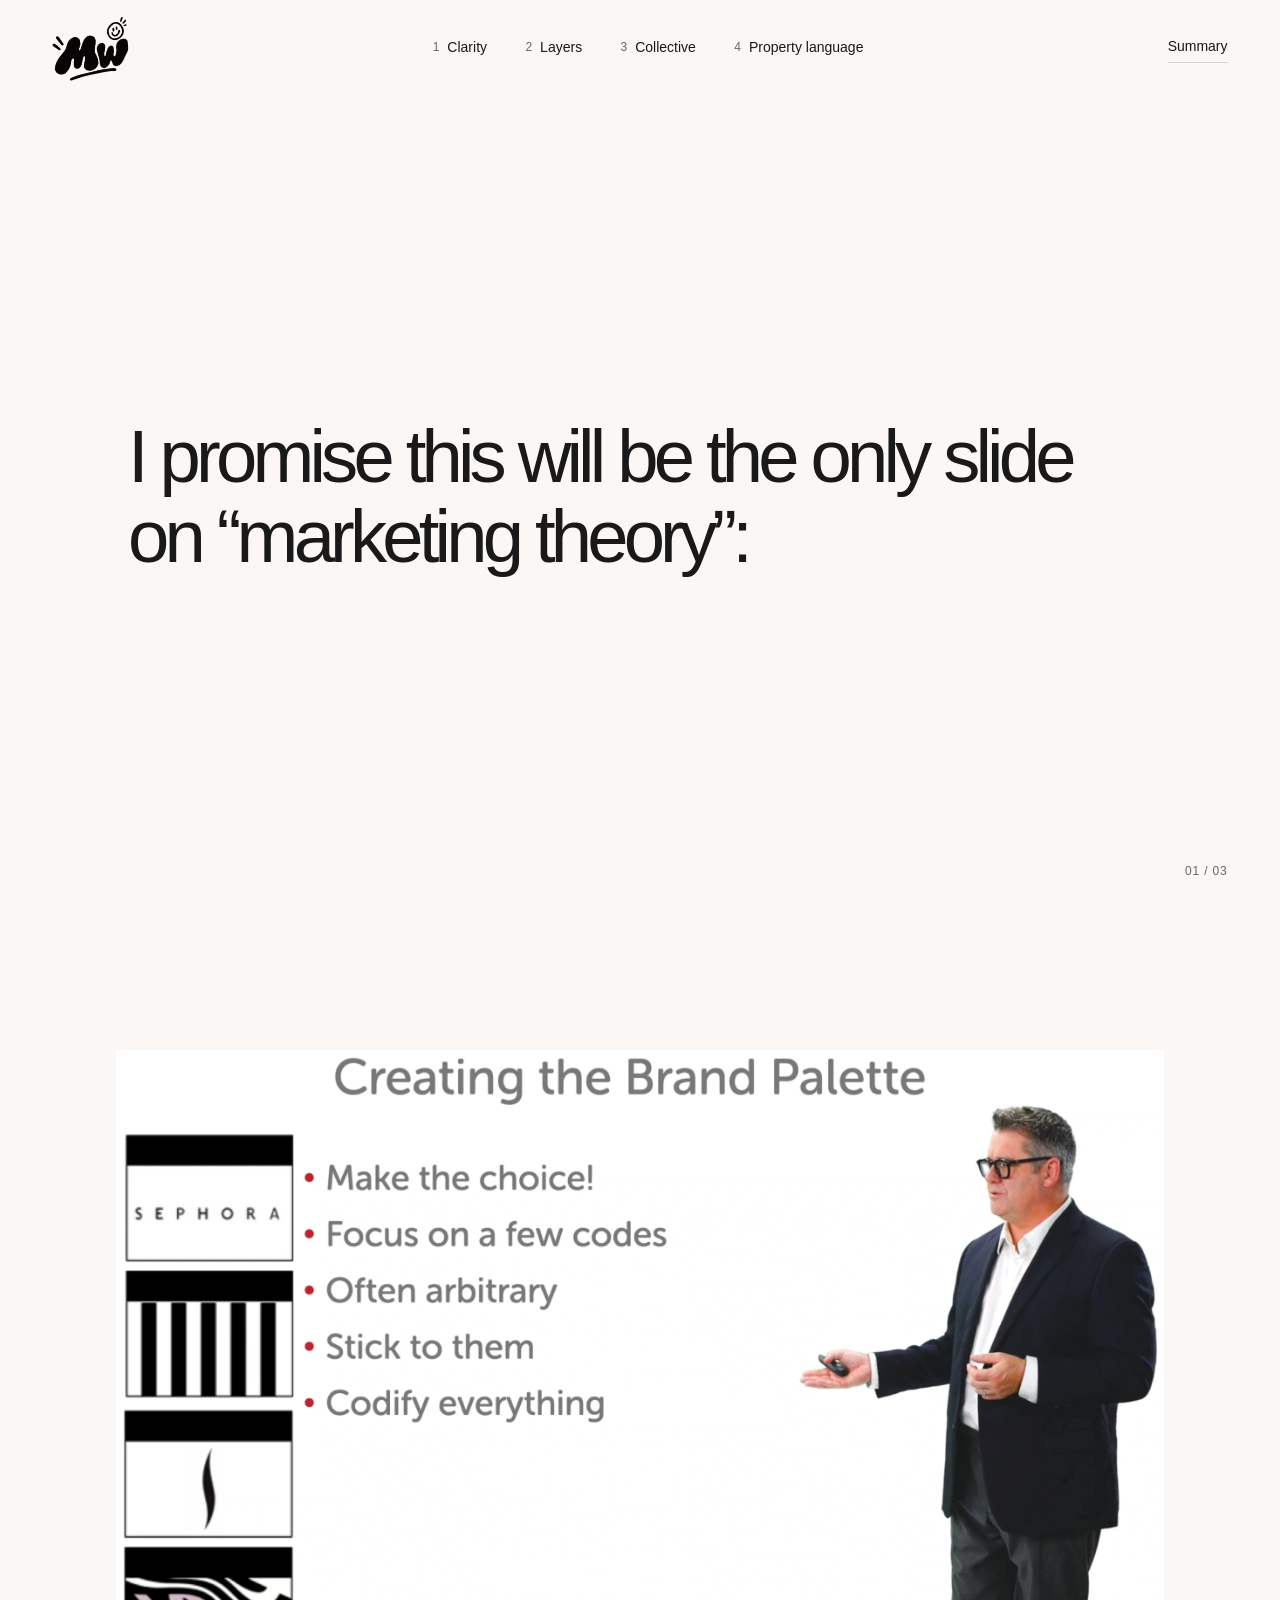
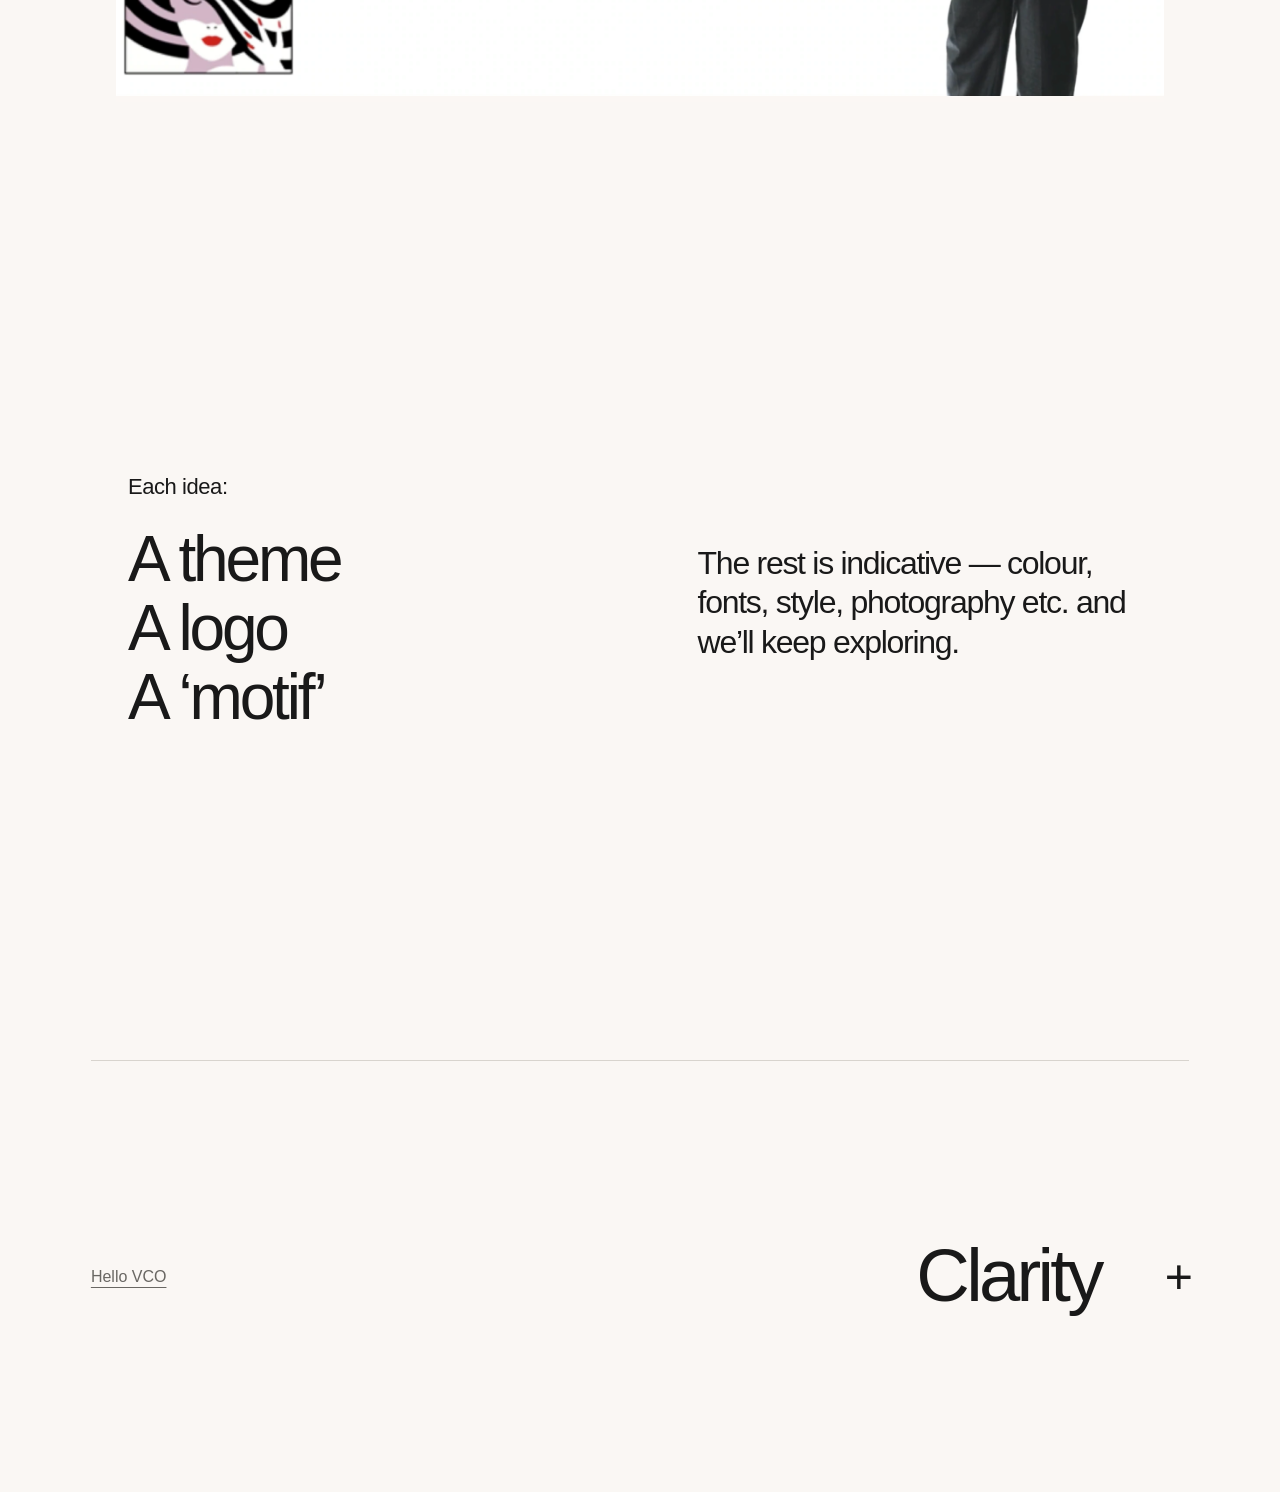
<file: introduction/index.html>
<!doctype html>
<html lang="en"><head><meta charset="utf-8"><meta name="viewport" content="width=device-width,initial-scale=1"><meta name="theme-color" content="#faf7f4"><meta name="robots" content="noindex, nofollow"><title>Hello VCO — VCO</title><link rel="icon" href="../assets/mw-0.png"><link rel="stylesheet" href="../style.css?v=quality-2"><script src="../site.js" defer></script></head>
<body data-view="introduction"><a class="skip" href="#main">Skip to content</a><header class="site-header"><a class="brand" href="../" aria-label="Hello VCO"><span class="logo-window"><img src="../assets/mw-0.png" alt="MW" width="1280" height="1280"></span></a><nav aria-label="Concepts"><a href="../clarity/"><span class="nav-number">1</span><span class="nav-name">Clarity</span></a><a href="../layers/"><span class="nav-number">2</span><span class="nav-name">Layers</span></a><a href="../collective/"><span class="nav-number">3</span><span class="nav-name">Collective</span></a><a href="../property-language/"><span class="nav-number">4</span><span class="nav-name">Property language</span></a></nav><a class="summary-link" href="../summary/">Summary</a></header>
<main id="main"><section class="text-stage" data-stage><h1>I promise this will be the only slide on “marketing theory”:</h1></section><section class="execution execution--landscape" data-stage><img src="../assets/p04.webp" width="2401" height="1493" alt="Creating the Brand Palette" loading="lazy" decoding="async"></section><section class="text-stage idea-stage" data-stage><div><h2>Each idea:</h2><p class="idea-list">A theme<br>A logo<br>A ‘motif’</p></div><p class="idea-note">The rest is indicative — colour, fonts, style, photography etc. and we’ll keep exploring.</p></section><footer class="chapter-footer"><a class="previous" href="../">Hello VCO</a><a class="next" href="../clarity/">Clarity<span aria-hidden="true">+</span></a></footer></main><div class="reading-progress" aria-hidden="true"><span></span></div><div class="stage-count" aria-hidden="true"></div></body></html>
</file>
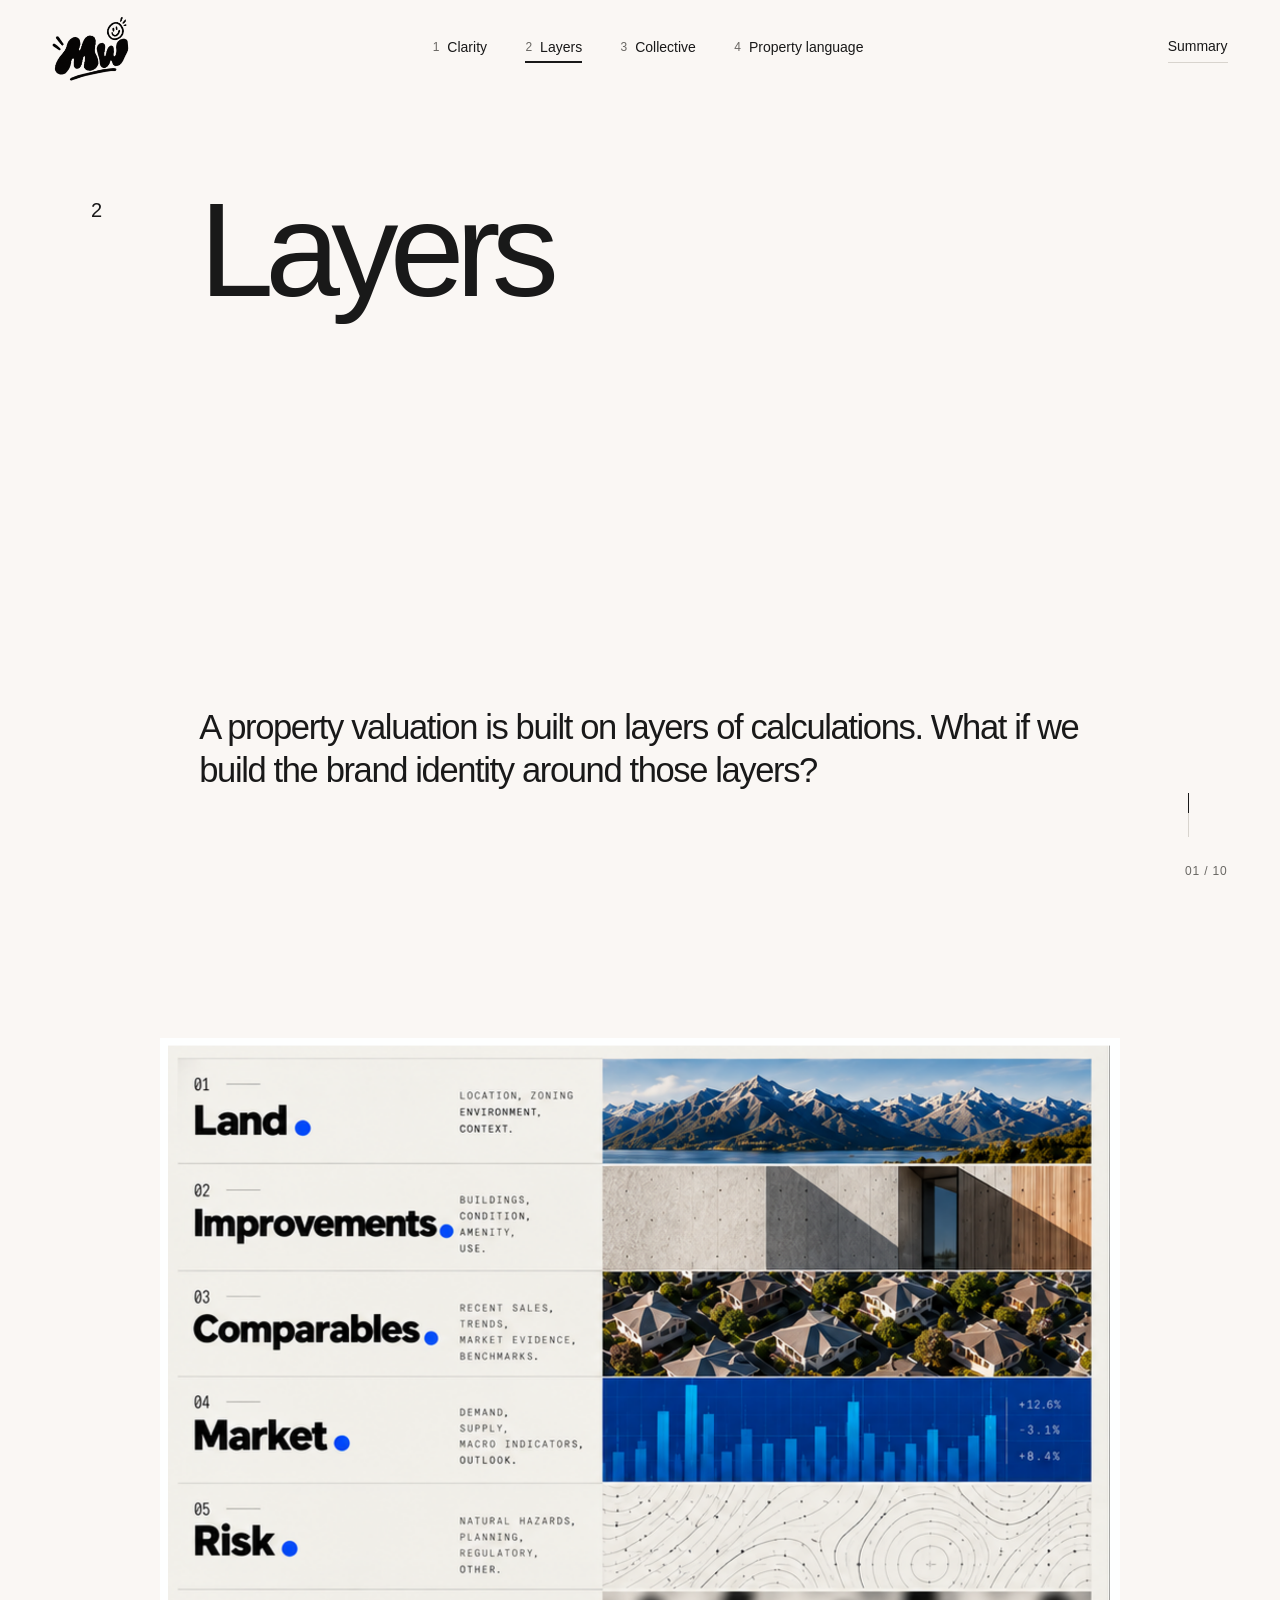
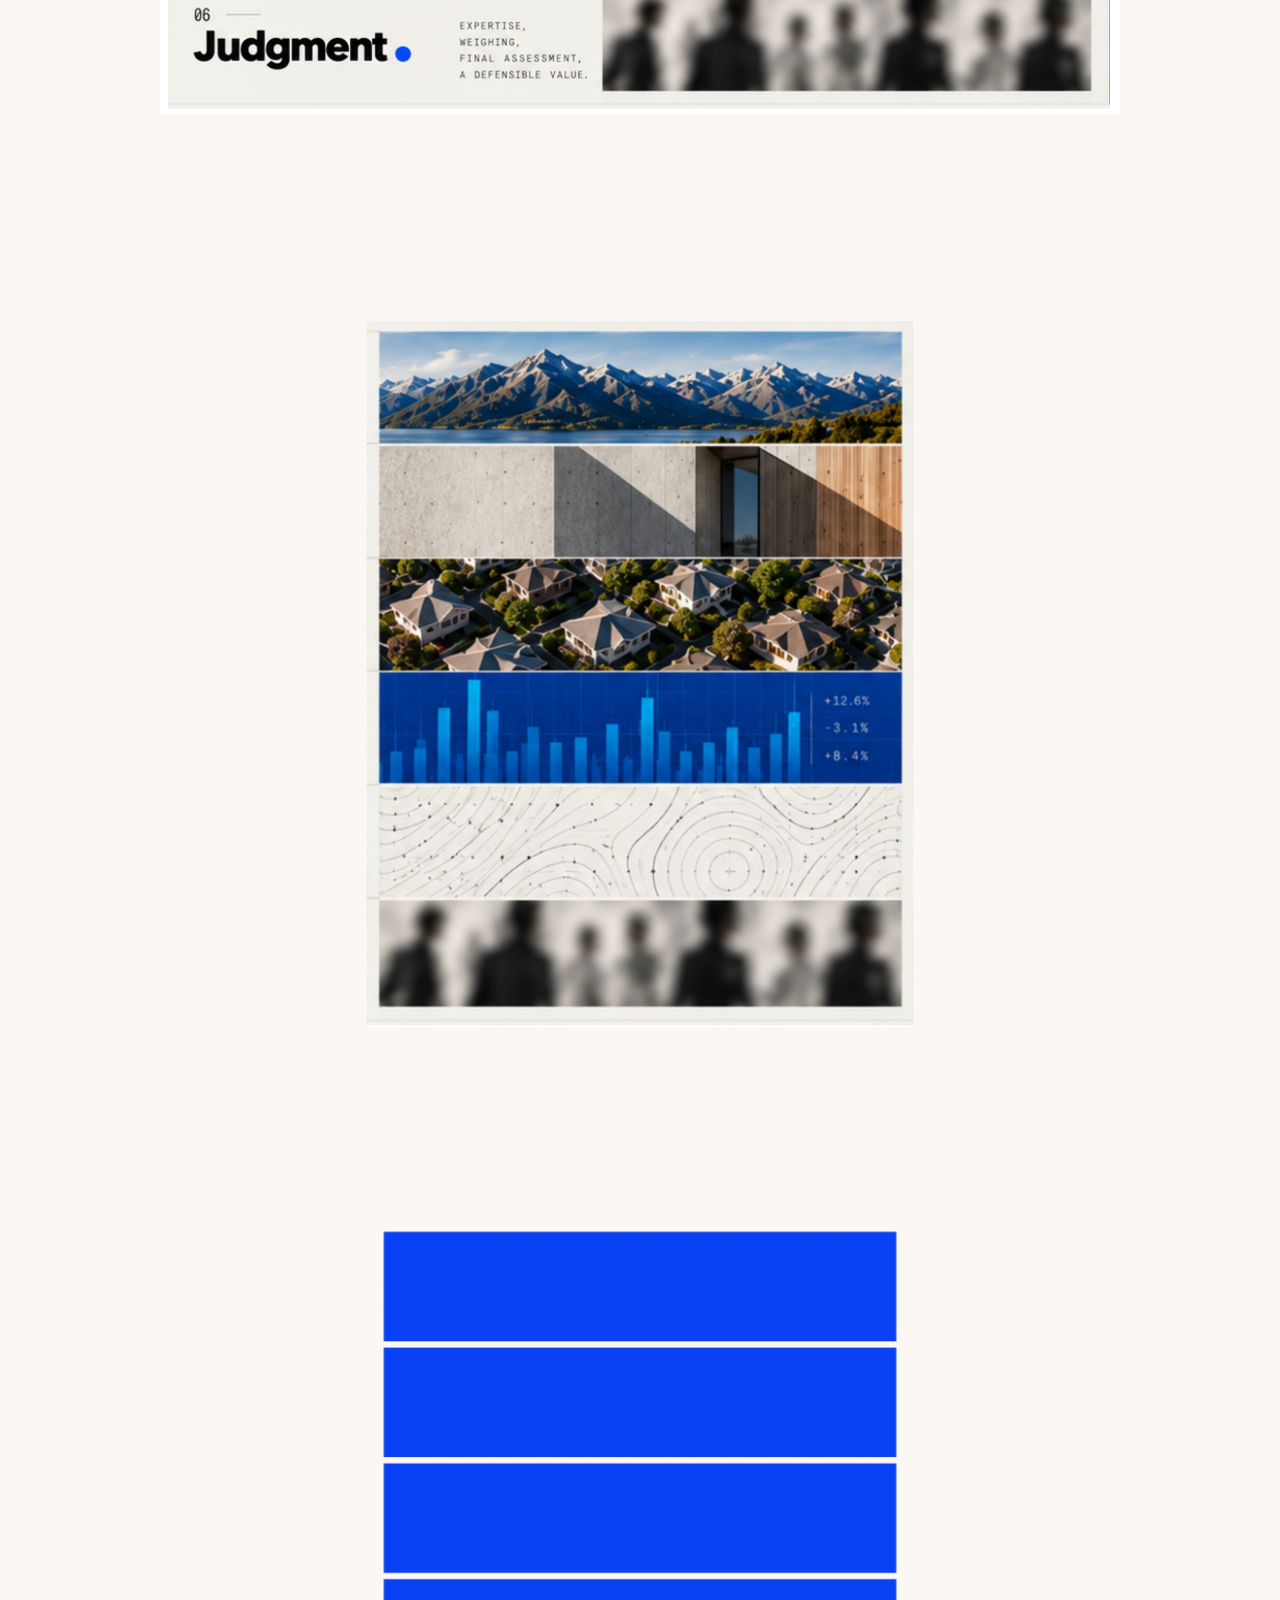
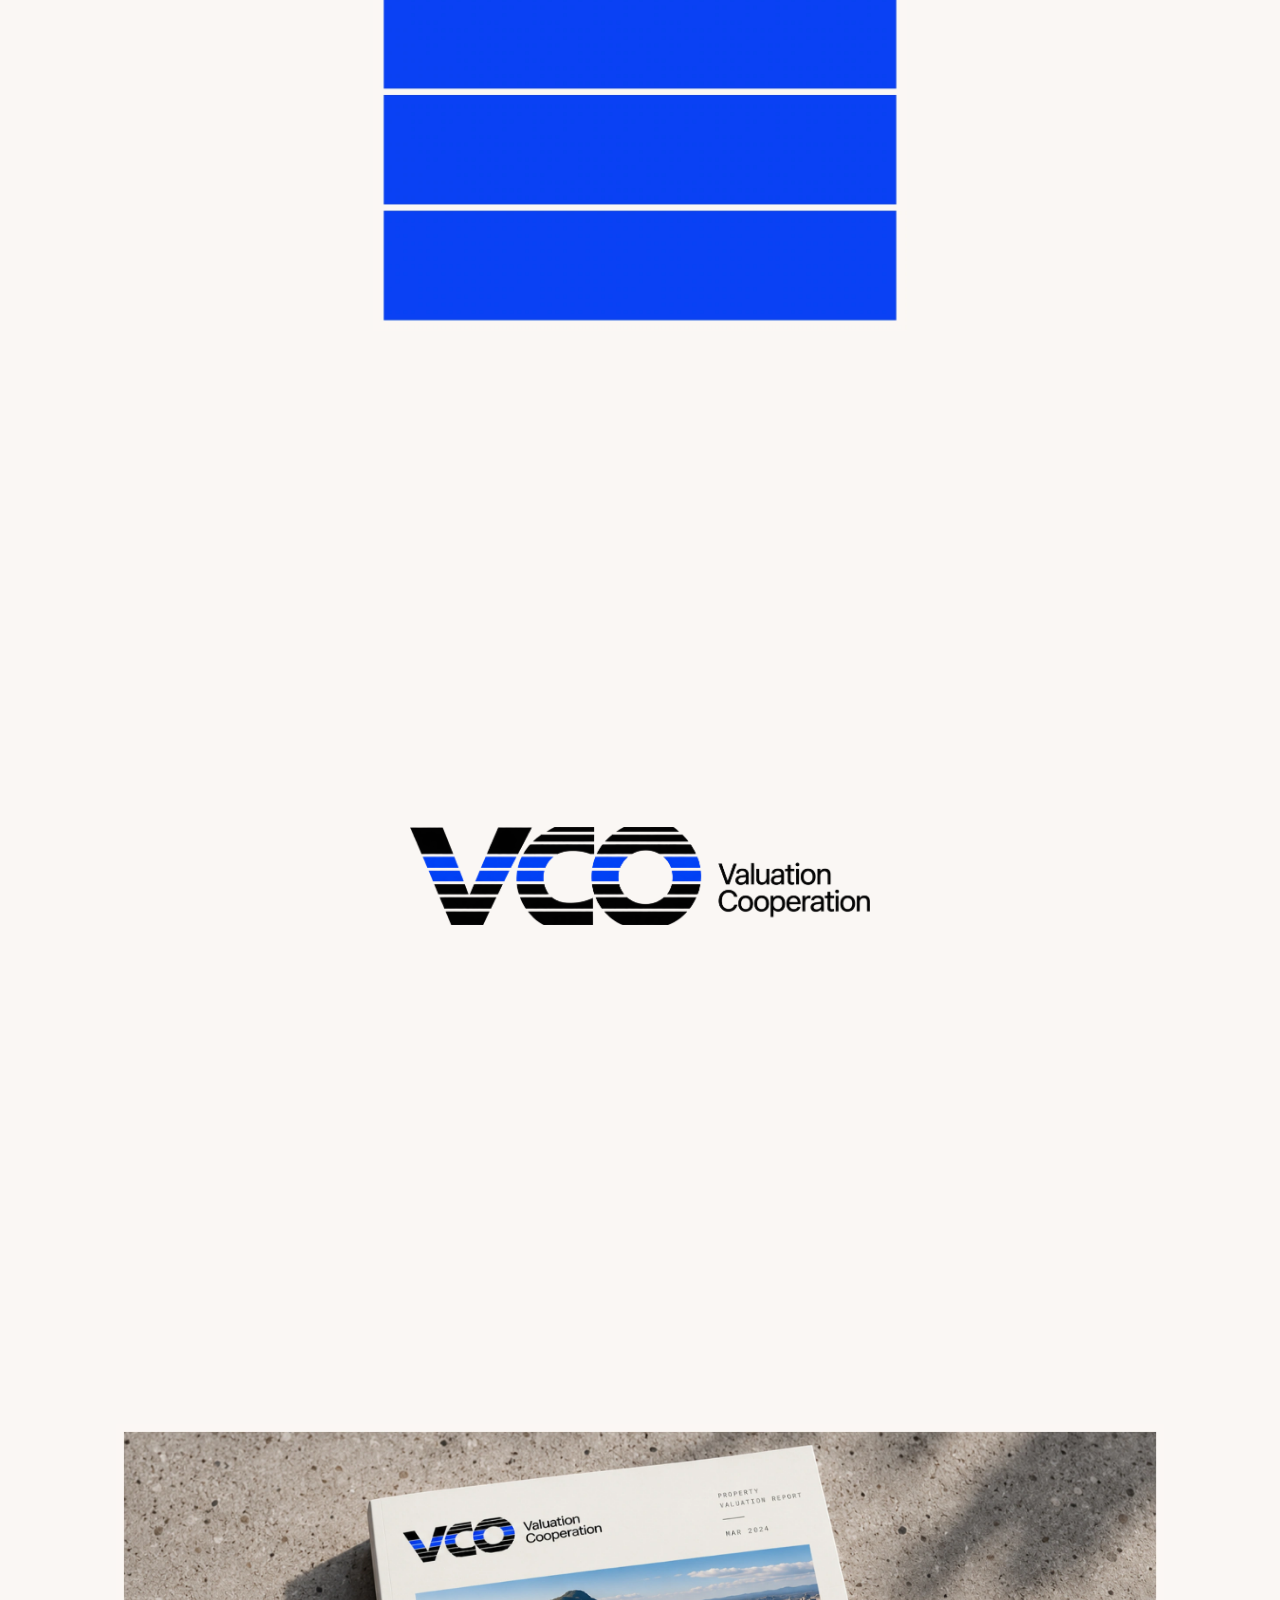
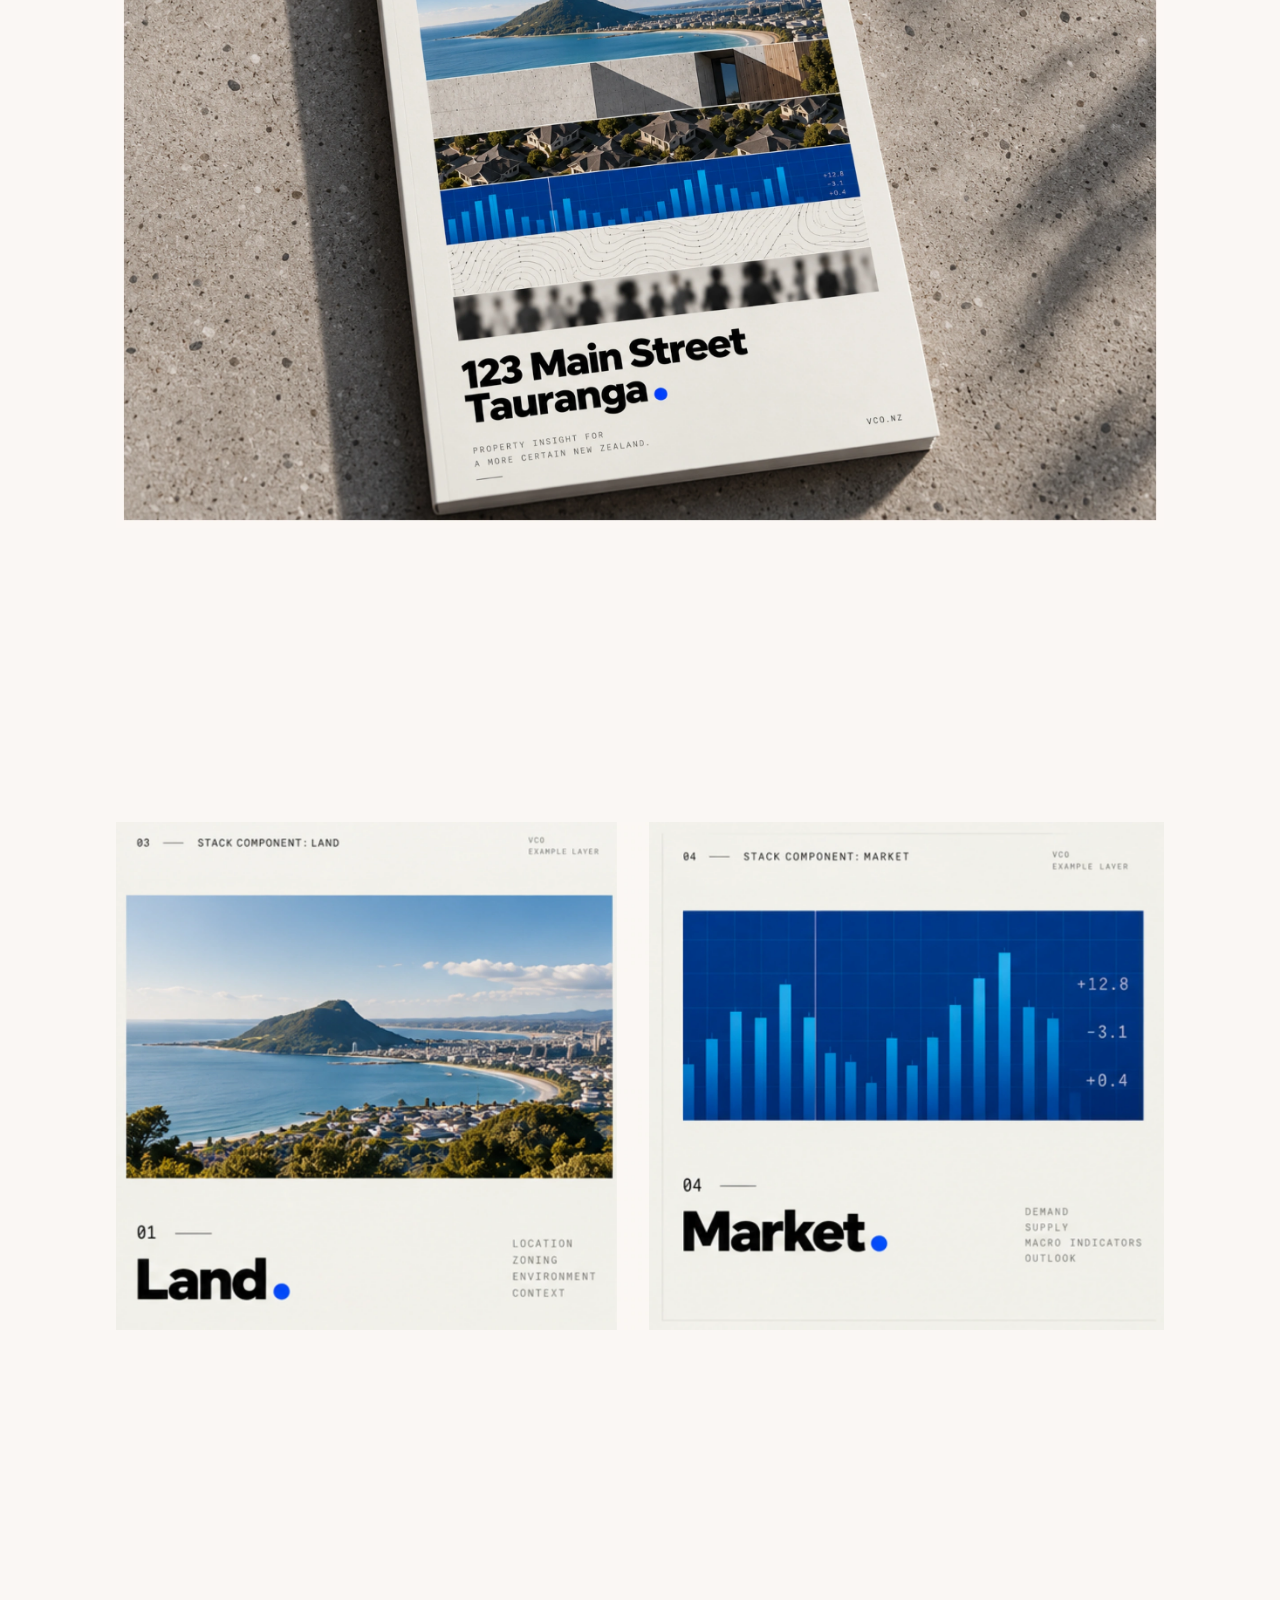
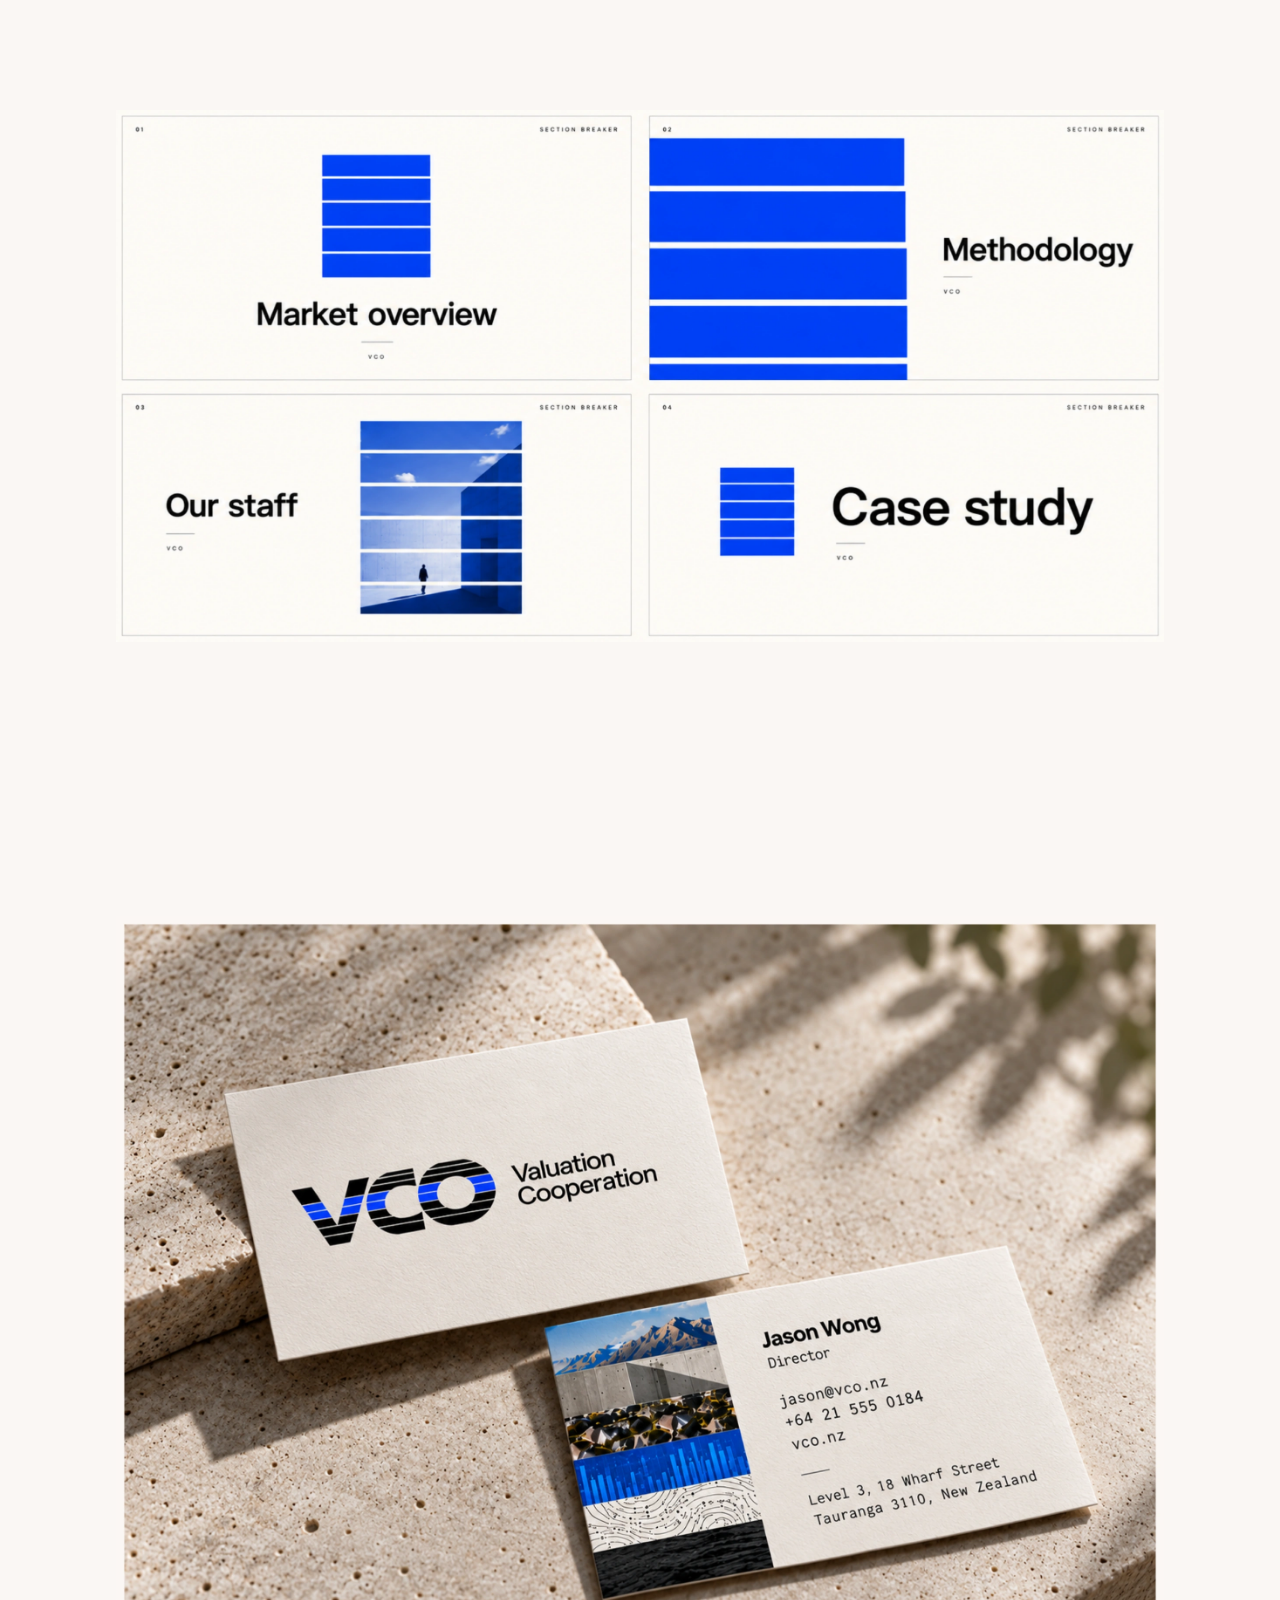
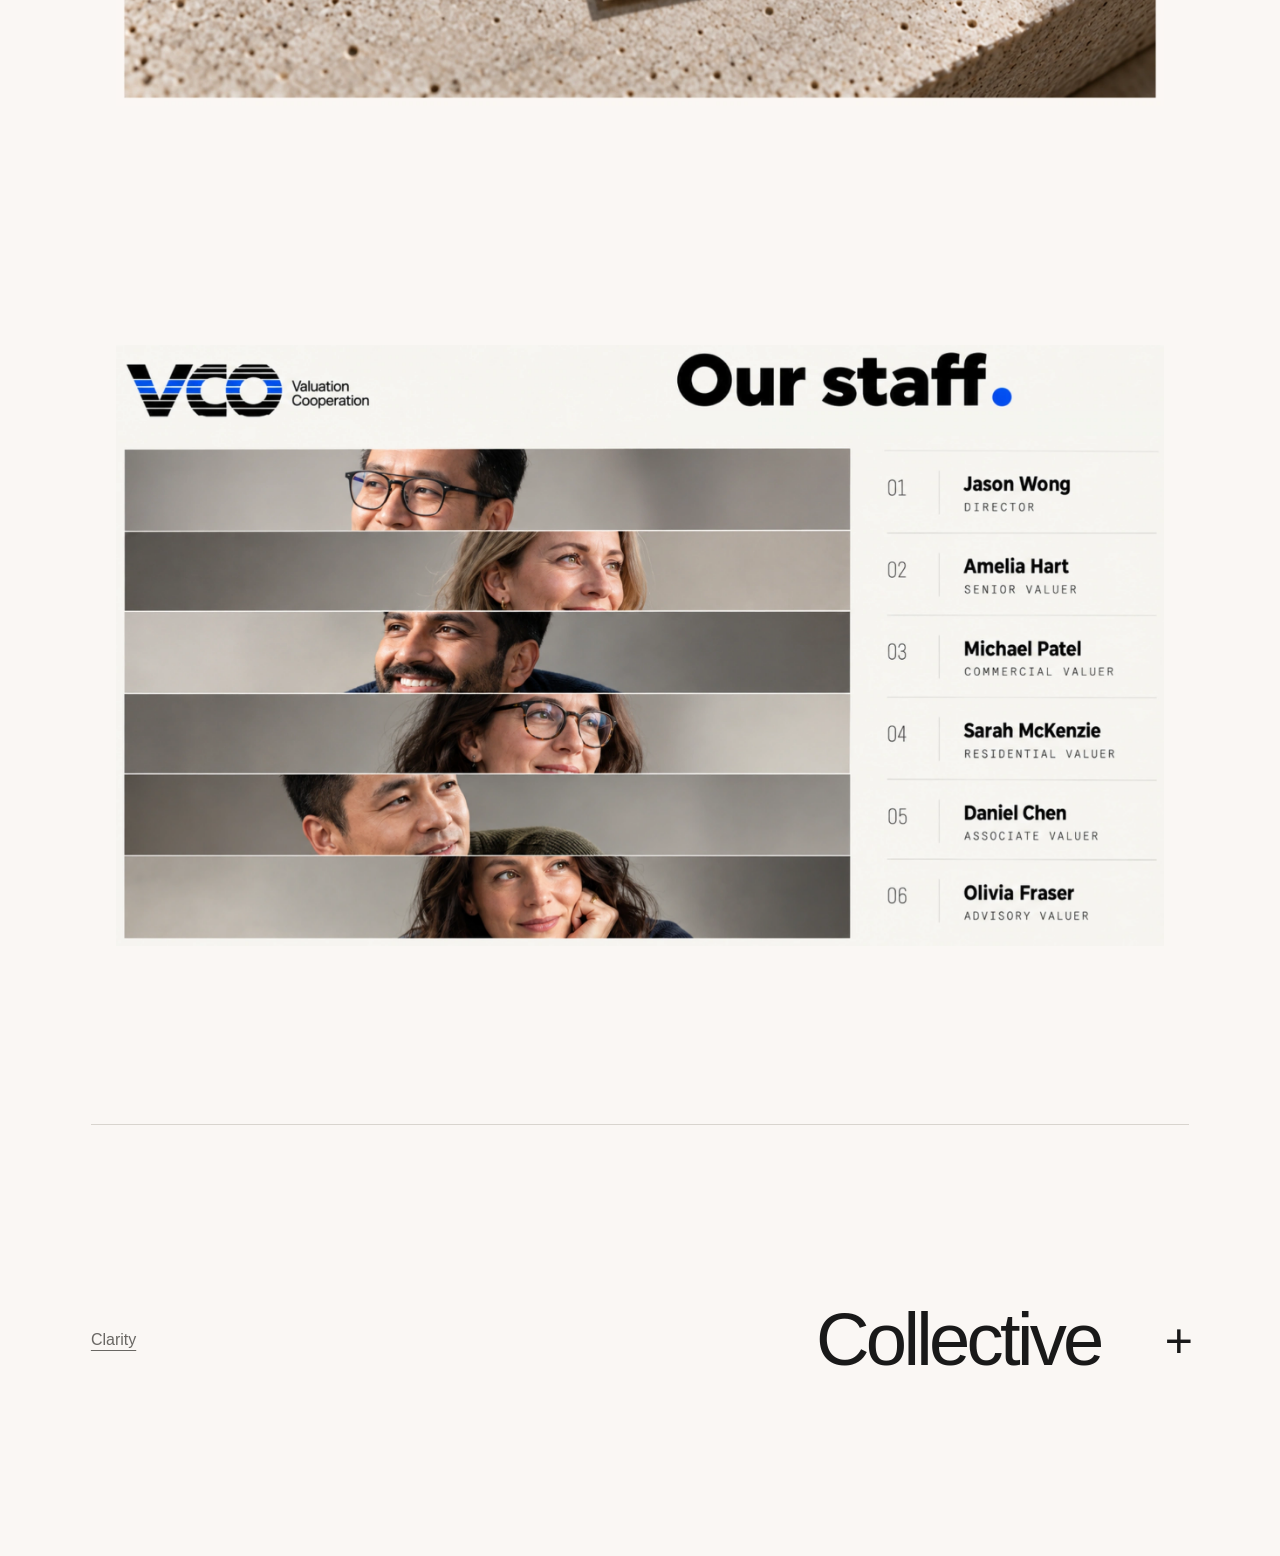
<file: layers/index.html>
<!doctype html>
<html lang="en"><head><meta charset="utf-8"><meta name="viewport" content="width=device-width,initial-scale=1"><meta name="theme-color" content="#faf7f4"><meta name="robots" content="noindex, nofollow"><title>Layers — VCO</title><link rel="icon" href="../assets/mw-0.png"><link rel="stylesheet" href="../style.css?v=quality-2"><script src="../site.js" defer></script></head>
<body data-view="layers"><a class="skip" href="#main">Skip to content</a><header class="site-header"><a class="brand" href="../" aria-label="Hello VCO"><span class="logo-window"><img src="../assets/mw-0.png" alt="MW" width="1280" height="1280"></span></a><nav aria-label="Concepts"><a href="../clarity/"><span class="nav-number">1</span><span class="nav-name">Clarity</span></a><a href="../layers/" aria-current="page"><span class="nav-number">2</span><span class="nav-name">Layers</span></a><a href="../collective/"><span class="nav-number">3</span><span class="nav-name">Collective</span></a><a href="../property-language/"><span class="nav-number">4</span><span class="nav-name">Property language</span></a></nav><a class="summary-link" href="../summary/">Summary</a></header>
<main id="main"><section class="concept-opening" data-stage><div class="concept-heading"><span class="concept-number">2</span><h1>Layers</h1></div><p class="concept-reason">A property valuation is built on layers of calculations. What if we build the brand identity around those layers?</p><span class="scroll-cue" aria-hidden="true"></span></section><section class="execution execution--hero execution--layers" data-stage><img src="../assets/layers-hero-hq.webp" width="3672" height="2584" alt="Layers — 01" loading="lazy" decoding="async"></section><section class="execution" data-stage><img src="../assets/p24.webp" width="1170" height="1464" alt="Layers — 02" loading="lazy" decoding="async"></section><section class="execution" data-stage><img src="../assets/p25.webp" width="1124" height="1492" alt="Layers — 03" loading="lazy" decoding="async"></section><section class="execution execution--logo" data-stage><img src="../assets/layers-logo.png" width="1938" height="411" alt="Layers — 04" loading="lazy" decoding="async"></section><section class="execution execution--landscape" data-stage><img src="../assets/p27.webp" width="2401" height="1613" alt="Layers — 05" loading="lazy" decoding="async"></section><section class="execution execution--landscape" data-stage><img src="../assets/p28.webp" width="2343" height="1137" alt="Layers — 06" loading="lazy" decoding="async"></section><section class="execution execution--landscape" data-stage><img src="../assets/p29.webp" width="2401" height="1221" alt="Layers — 07" loading="lazy" decoding="async"></section><section class="execution execution--landscape" data-stage><img src="../assets/p30.webp" width="2401" height="1810" alt="Layers — 08" loading="lazy" decoding="async"></section><section class="execution execution--landscape" data-stage><img src="../assets/p31.webp" width="2401" height="1377" alt="Layers — 09" loading="lazy" decoding="async"></section><footer class="chapter-footer"><a class="previous" href="../clarity/">Clarity</a><a class="next" href="../collective/">Collective<span aria-hidden="true">+</span></a></footer></main><div class="reading-progress" aria-hidden="true"><span></span></div><div class="stage-count" aria-hidden="true"></div></body></html>
</file>
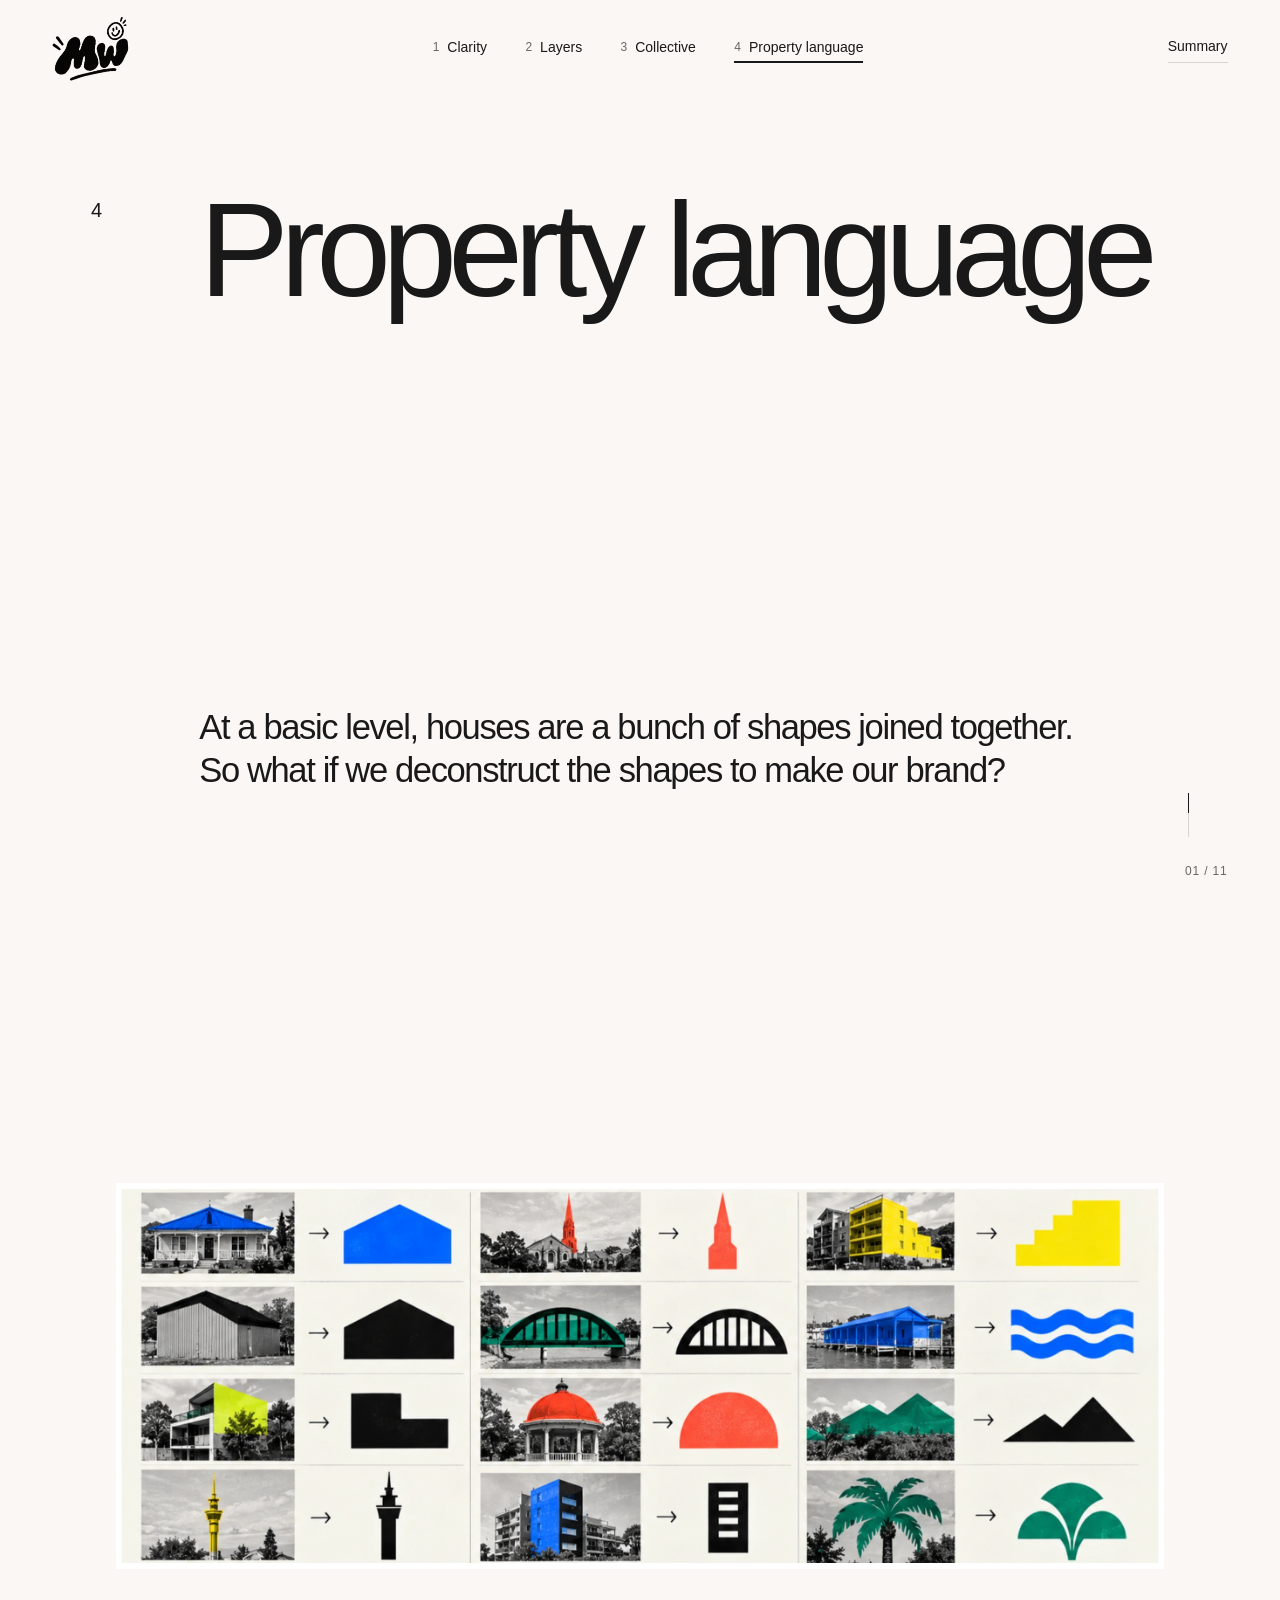
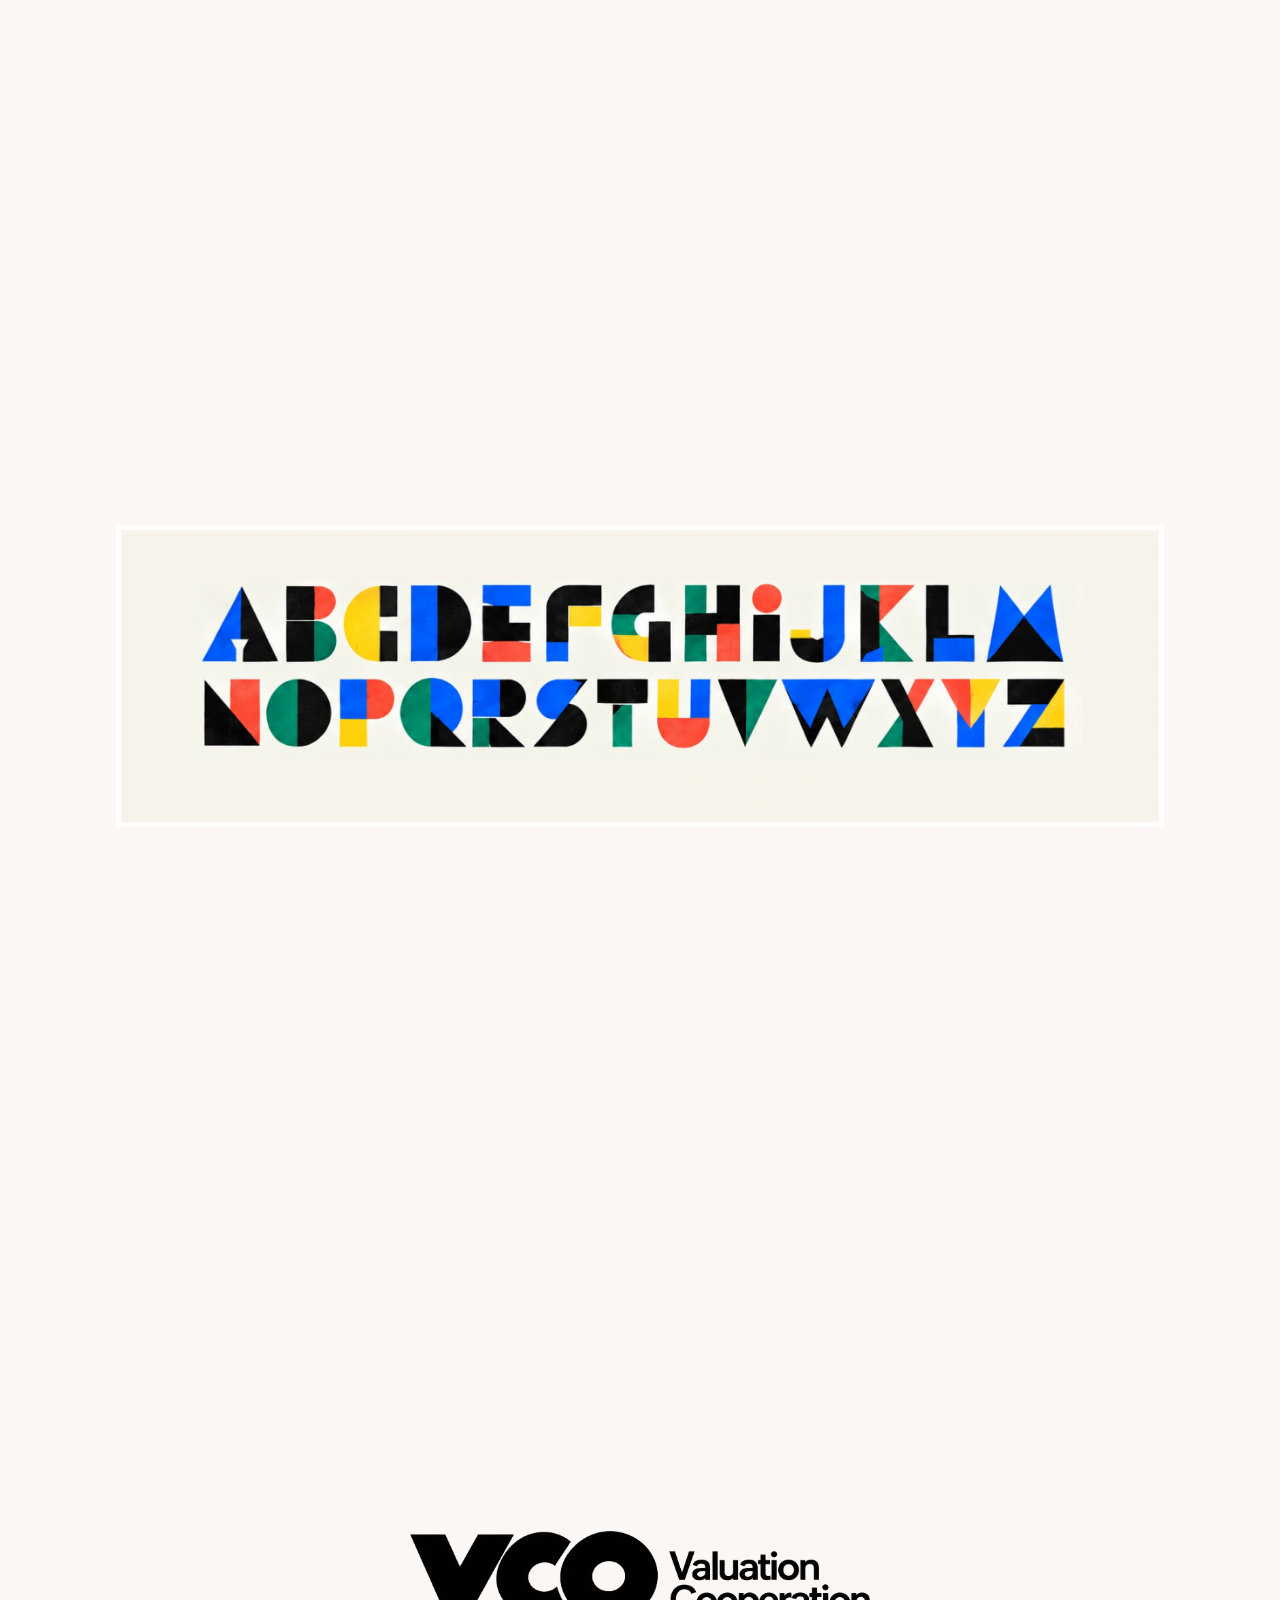
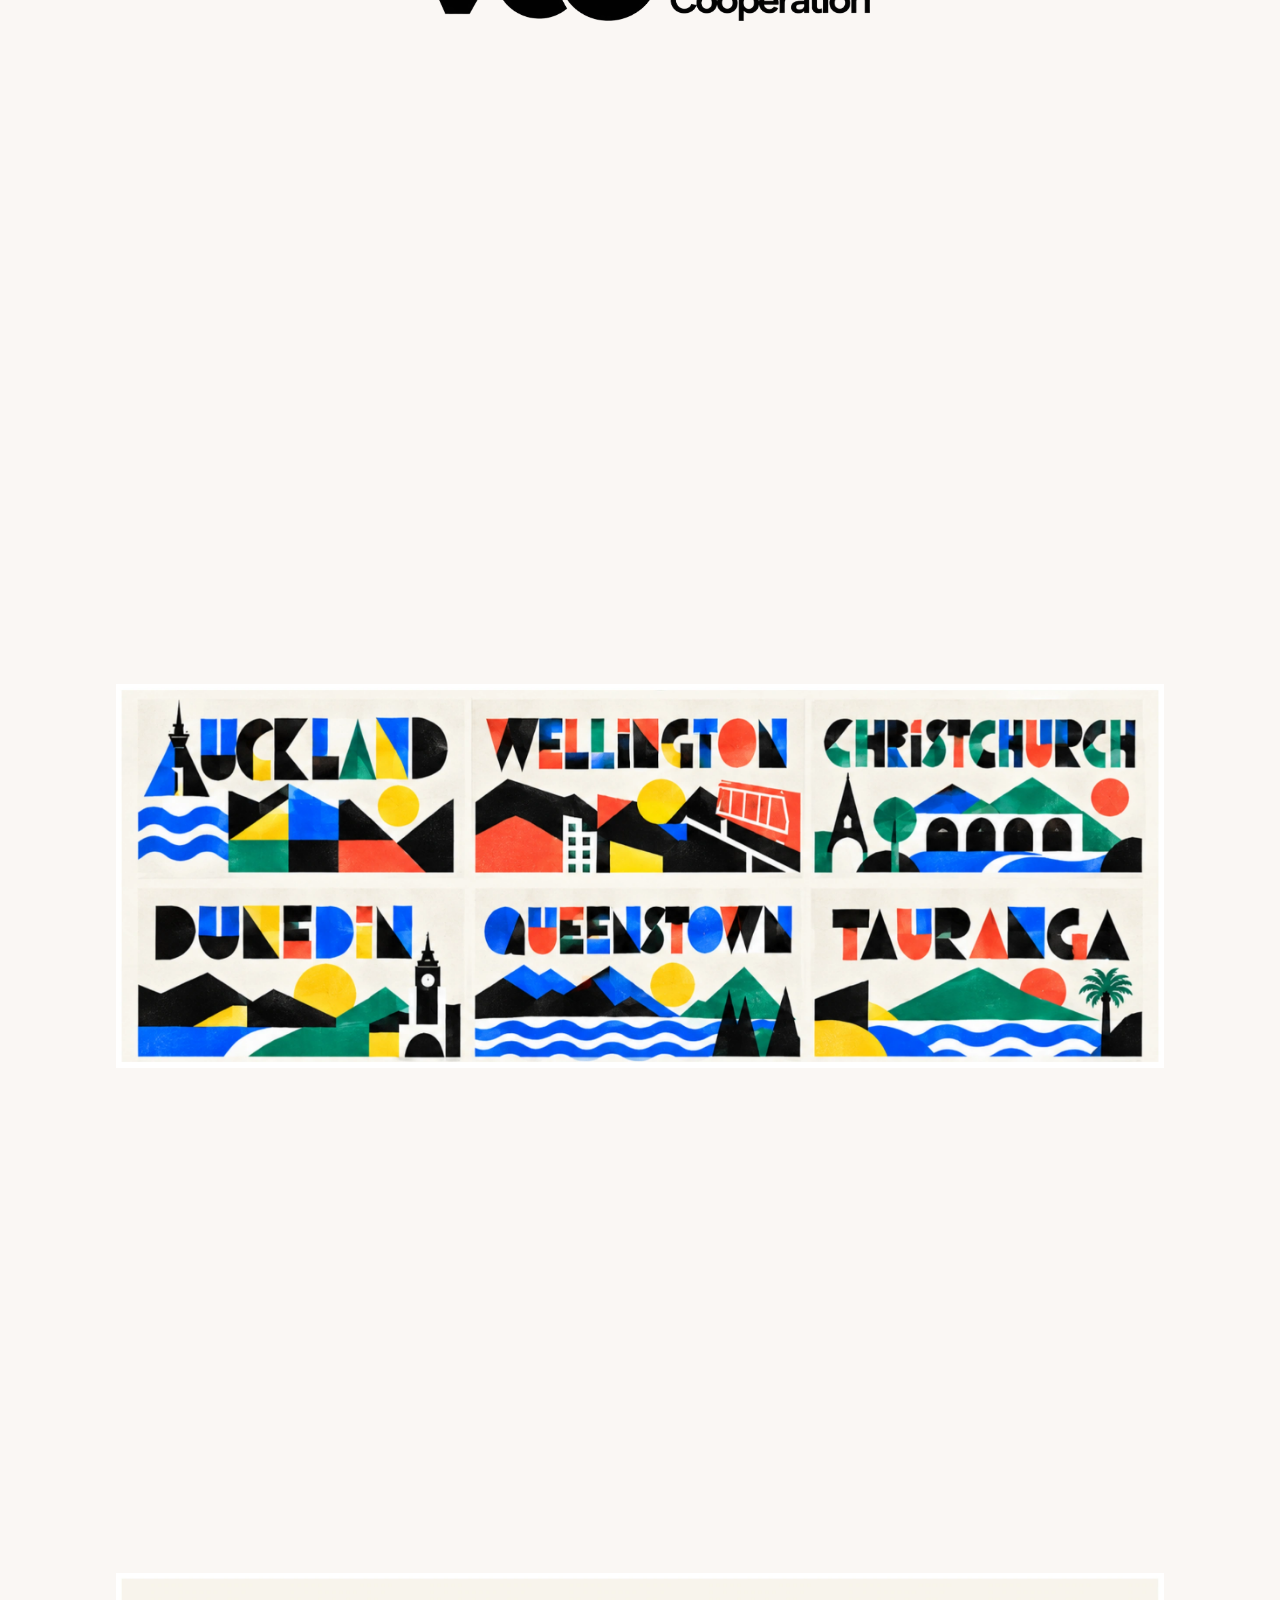
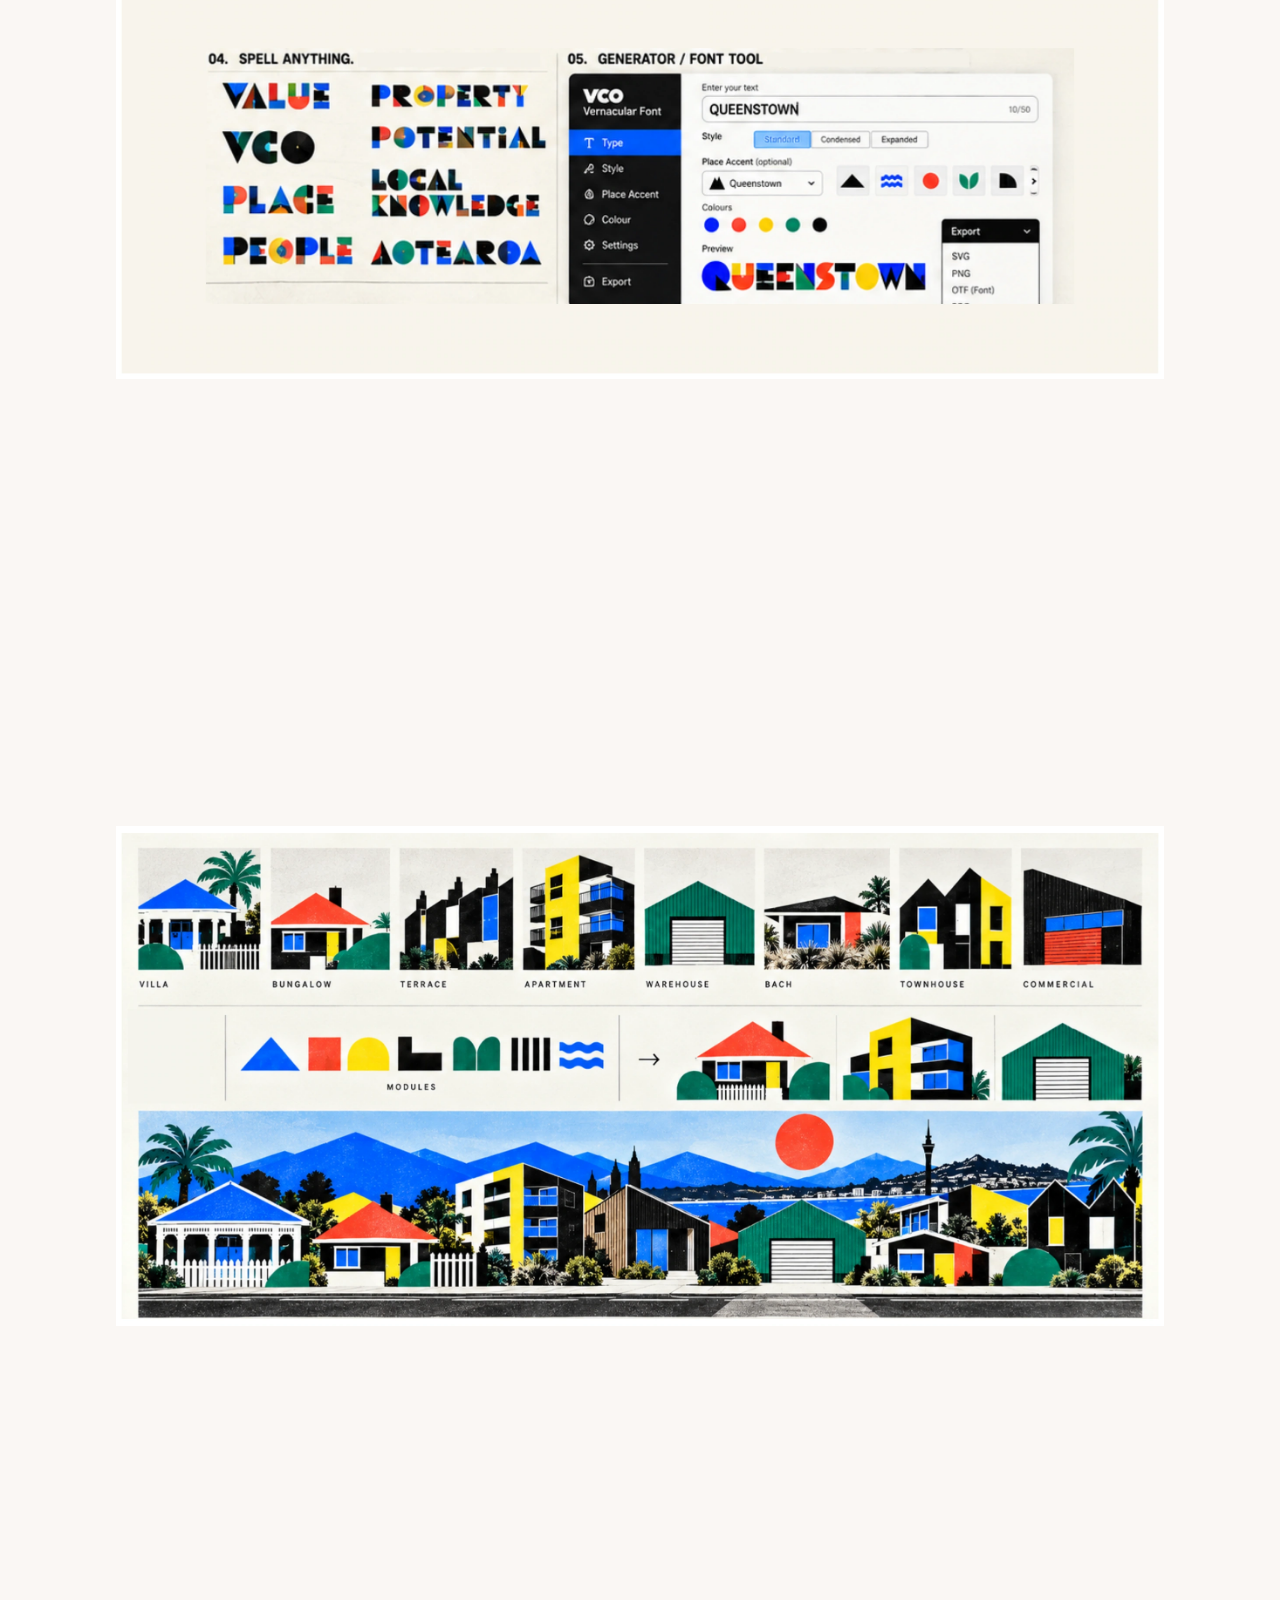
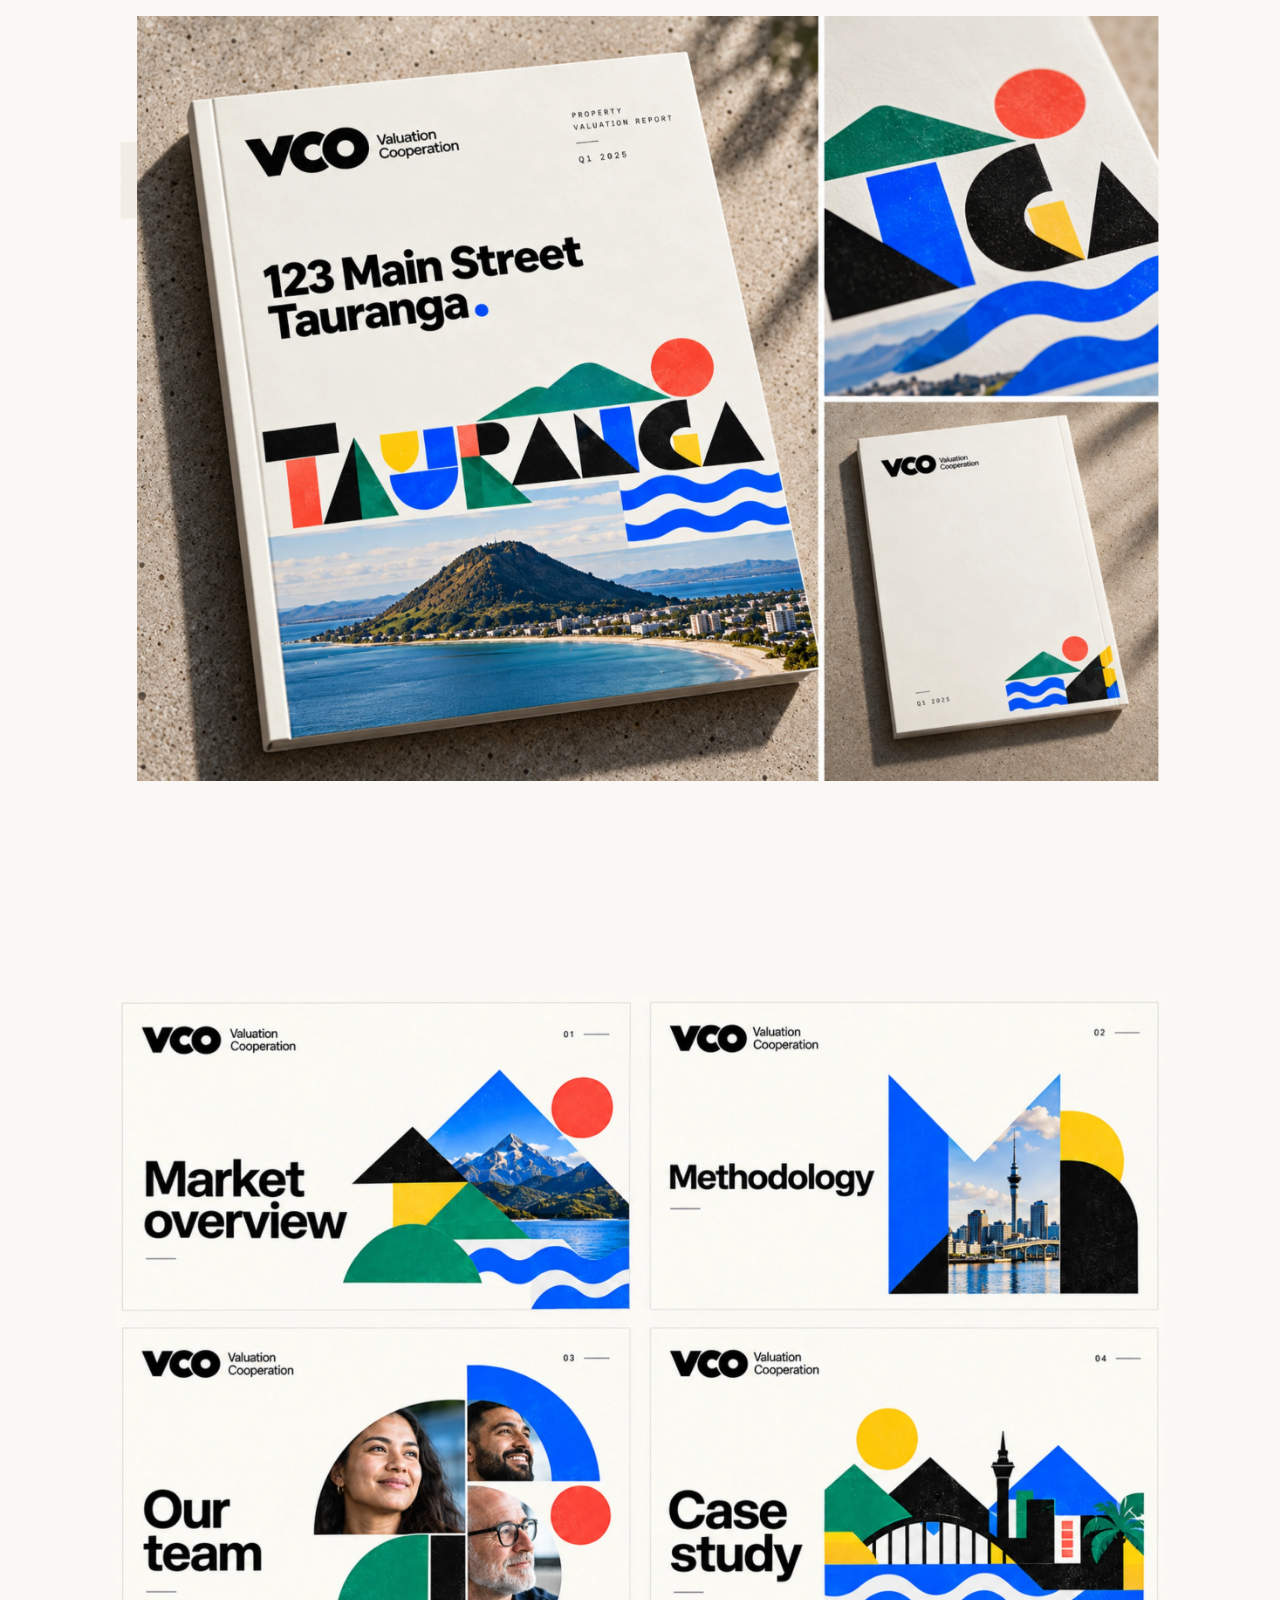
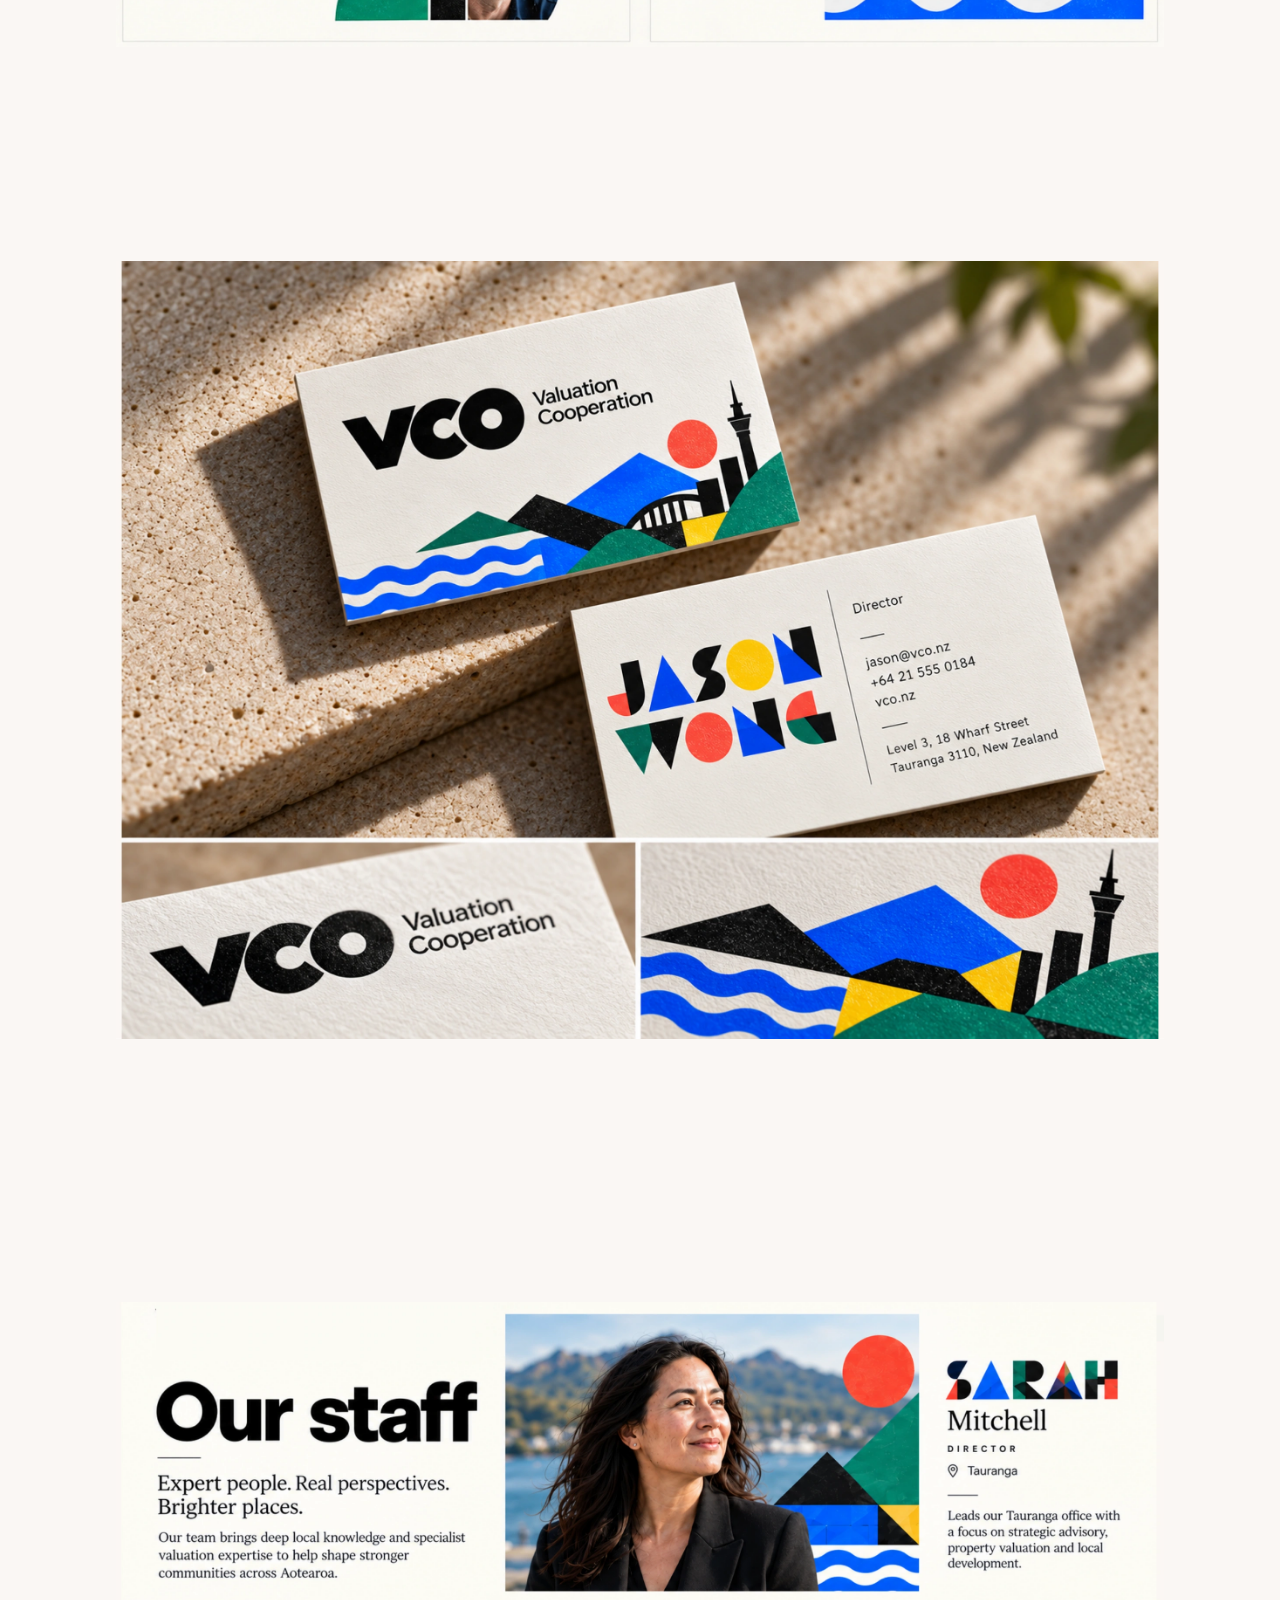
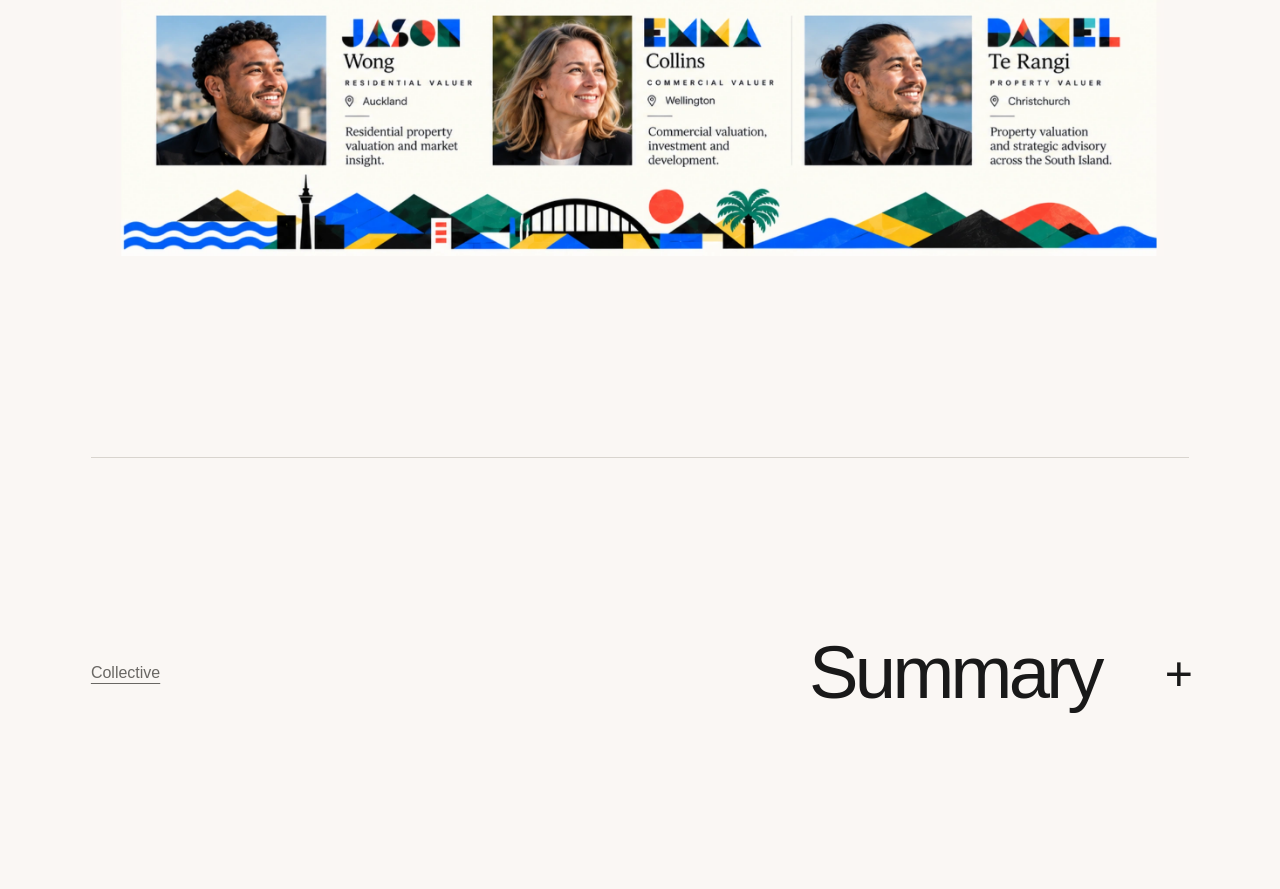
<file: property-language/index.html>
<!doctype html>
<html lang="en"><head><meta charset="utf-8"><meta name="viewport" content="width=device-width,initial-scale=1"><meta name="theme-color" content="#faf7f4"><meta name="robots" content="noindex, nofollow"><title>Property language — VCO</title><link rel="icon" href="../assets/mw-0.png"><link rel="stylesheet" href="../style.css?v=quality-2"><script src="../site.js" defer></script></head>
<body data-view="property-language"><a class="skip" href="#main">Skip to content</a><header class="site-header"><a class="brand" href="../" aria-label="Hello VCO"><span class="logo-window"><img src="../assets/mw-0.png" alt="MW" width="1280" height="1280"></span></a><nav aria-label="Concepts"><a href="../clarity/"><span class="nav-number">1</span><span class="nav-name">Clarity</span></a><a href="../layers/"><span class="nav-number">2</span><span class="nav-name">Layers</span></a><a href="../collective/"><span class="nav-number">3</span><span class="nav-name">Collective</span></a><a href="../property-language/" aria-current="page"><span class="nav-number">4</span><span class="nav-name">Property language</span></a></nav><a class="summary-link" href="../summary/">Summary</a></header>
<main id="main"><section class="concept-opening" data-stage><div class="concept-heading"><span class="concept-number">4</span><h1>Property language</h1></div><p class="concept-reason">At a basic level, houses are a bunch of shapes joined together. So what if we deconstruct the shapes to make our brand?</p><span class="scroll-cue" aria-hidden="true"></span></section><section class="execution execution--landscape" data-stage><img src="../assets/p48.webp" width="2401" height="884" alt="Property language — 01" loading="lazy" decoding="async"></section><section class="execution execution--landscape" data-stage><img src="../assets/p49.webp" width="2401" height="691" alt="Property language — 02" loading="lazy" decoding="async"></section><section class="execution execution--logo" data-stage><img src="../assets/property-language-logo.png" width="1351" height="263" alt="Property language — 03" loading="lazy" decoding="async"></section><section class="execution execution--landscape" data-stage><img src="../assets/p51.webp" width="2401" height="878" alt="Property language — 04" loading="lazy" decoding="async"></section><section class="execution execution--landscape" data-stage><img src="../assets/p52.webp" width="2401" height="929" alt="Property language — 05" loading="lazy" decoding="async"></section><section class="execution execution--landscape" data-stage><img src="../assets/p53.webp" width="2401" height="1148" alt="Property language — 06" loading="lazy" decoding="async"></section><section class="execution execution--landscape" data-stage><img src="../assets/p54.webp" width="2401" height="1754" alt="Property language — 07" loading="lazy" decoding="async"></section><section class="execution execution--landscape" data-stage><img src="../assets/p55.webp" width="2401" height="1490" alt="Property language — 08" loading="lazy" decoding="async"></section><section class="execution execution--landscape" data-stage><img src="../assets/p56.webp" width="2401" height="1781" alt="Property language — 09" loading="lazy" decoding="async"></section><section class="execution execution--landscape" data-stage><img src="../assets/p57.webp" width="2401" height="1270" alt="Property language — 10" loading="lazy" decoding="async"></section><footer class="chapter-footer"><a class="previous" href="../collective/">Collective</a><a class="next" href="../summary/">Summary<span aria-hidden="true">+</span></a></footer></main><div class="reading-progress" aria-hidden="true"><span></span></div><div class="stage-count" aria-hidden="true"></div></body></html>
</file>
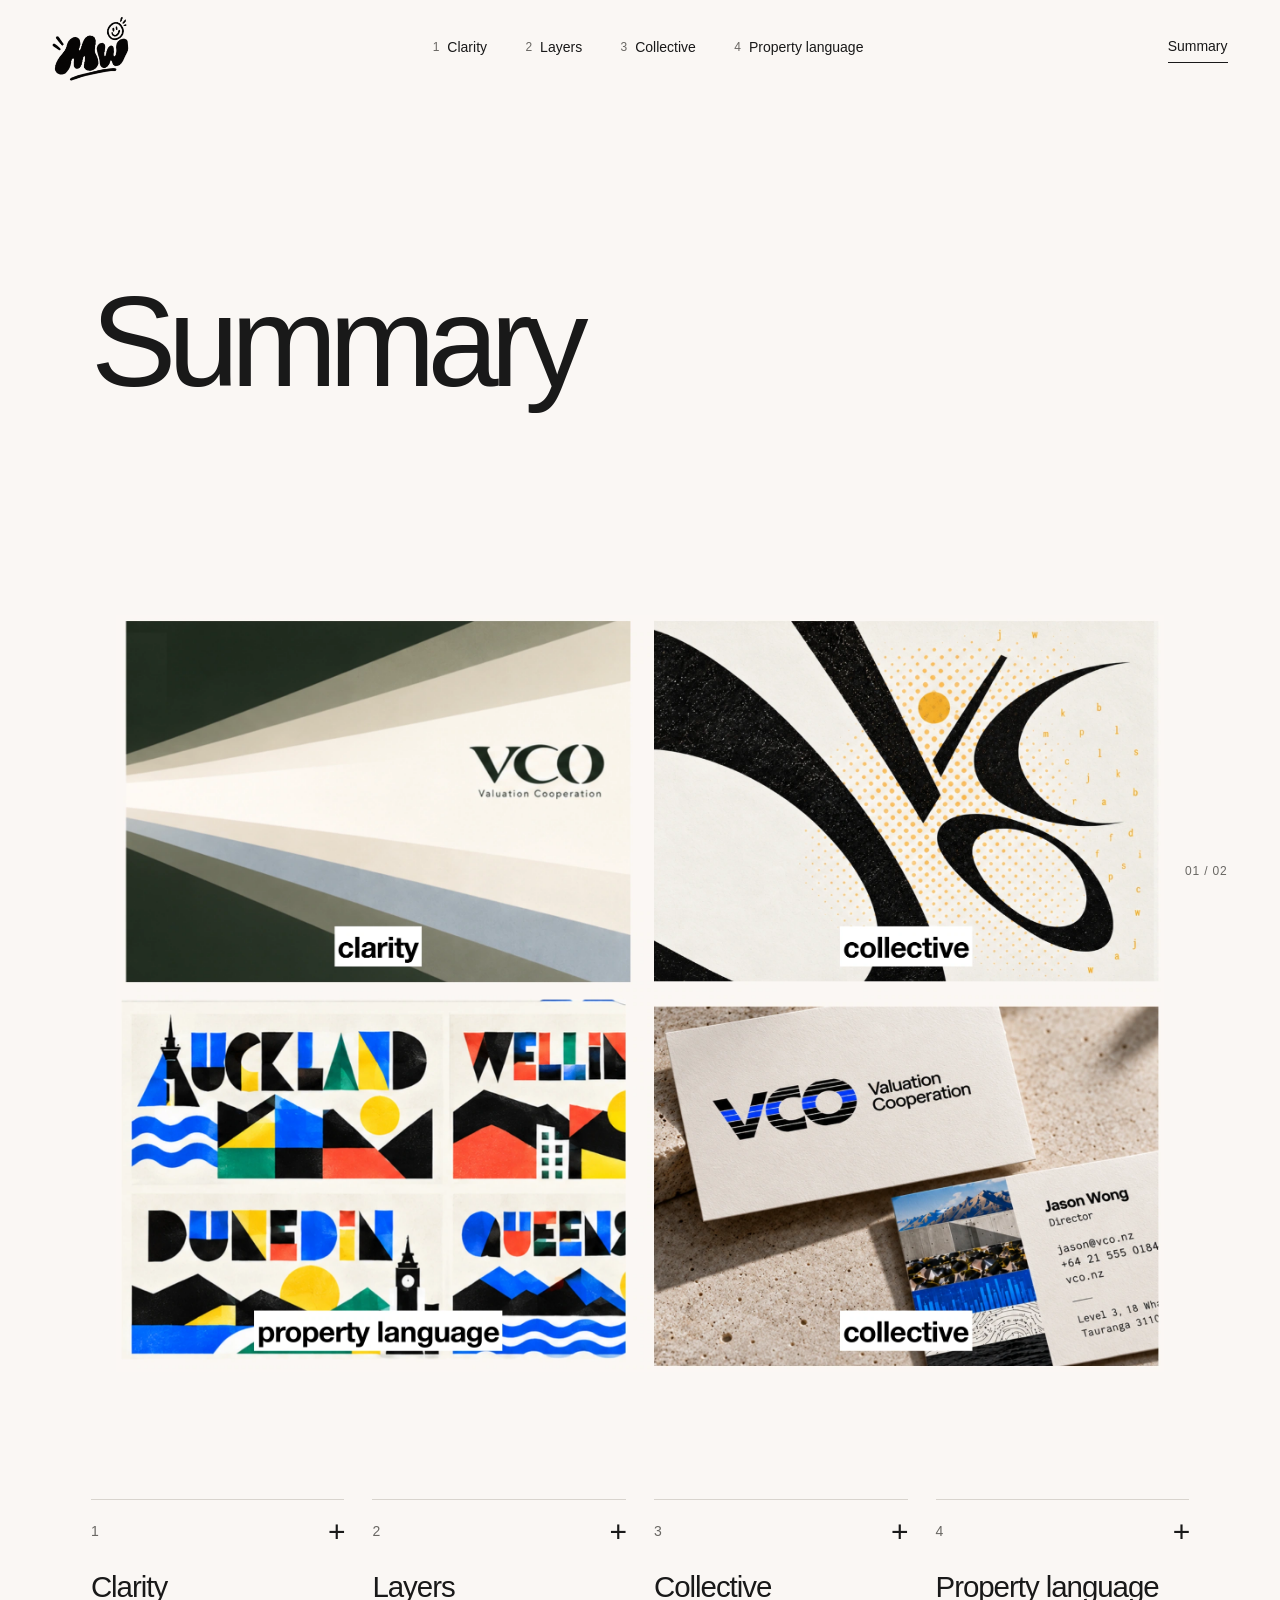
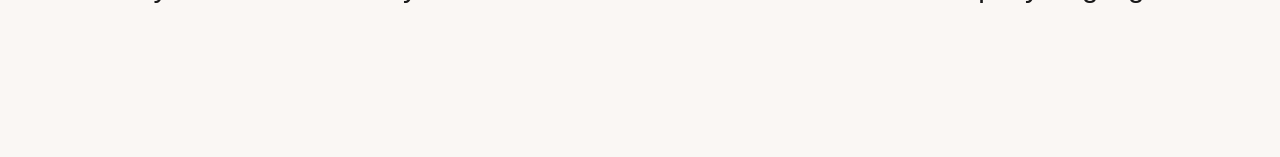
<file: summary/index.html>
<!doctype html>
<html lang="en"><head><meta charset="utf-8"><meta name="viewport" content="width=device-width,initial-scale=1"><meta name="theme-color" content="#faf7f4"><meta name="robots" content="noindex, nofollow"><title>Summary — VCO</title><link rel="icon" href="../assets/mw-0.png"><link rel="stylesheet" href="../style.css?v=quality-2"><script src="../site.js" defer></script></head>
<body data-view="summary"><a class="skip" href="#main">Skip to content</a><header class="site-header"><a class="brand" href="../" aria-label="Hello VCO"><span class="logo-window"><img src="../assets/mw-0.png" alt="MW" width="1280" height="1280"></span></a><nav aria-label="Concepts"><a href="../clarity/"><span class="nav-number">1</span><span class="nav-name">Clarity</span></a><a href="../layers/"><span class="nav-number">2</span><span class="nav-name">Layers</span></a><a href="../collective/"><span class="nav-number">3</span><span class="nav-name">Collective</span></a><a href="../property-language/"><span class="nav-number">4</span><span class="nav-name">Property language</span></a></nav><a class="summary-link" href="../summary/" aria-current="page">Summary</a></header>
<main id="main"><section class="summary-opening" data-stage><h1>Summary</h1></section><section class="execution execution--landscape" data-stage><img src="../assets/p59.webp" width="2400" height="1735" alt="clarity, collective, property language, collective" loading="lazy" decoding="async"></section><div class="summary-choices"><a class="concept-choice" href="../clarity/"><span class="choice-number">1</span><span>Clarity</span><span class="choice-mark" aria-hidden="true">+</span></a><a class="concept-choice" href="../layers/"><span class="choice-number">2</span><span>Layers</span><span class="choice-mark" aria-hidden="true">+</span></a><a class="concept-choice" href="../collective/"><span class="choice-number">3</span><span>Collective</span><span class="choice-mark" aria-hidden="true">+</span></a><a class="concept-choice" href="../property-language/"><span class="choice-number">4</span><span>Property language</span><span class="choice-mark" aria-hidden="true">+</span></a></div></main><div class="reading-progress" aria-hidden="true"><span></span></div><div class="stage-count" aria-hidden="true"></div></body></html>
</file>
<file: style.css>
@charset "UTF-8";
:root{--paper:#faf7f4;--ink:#191919;--muted:#696763;--line:#d8d4ce;--accent:#191919;--header:94px;font-family:Arial,Helvetica,sans-serif;color:var(--ink);background:var(--paper);font-synthesis:none}
*{box-sizing:border-box}html{scroll-behavior:smooth;scroll-padding-top:var(--header)}body{margin:0}a{color:inherit;text-decoration:none}button,a{-webkit-tap-highlight-color:transparent}a:focus-visible{outline:2px solid var(--accent);outline-offset:7px}::selection{background:#f8d923;color:#191919}.skip{position:fixed;top:-100px;left:20px;z-index:20;background:var(--ink);color:white;padding:14px}.skip:focus{top:12px}
.site-header{height:var(--header);position:fixed;inset:0 0 auto;z-index:10;display:flex;align-items:center;justify-content:space-between;gap:28px;padding:0 4.1vw;background:color-mix(in srgb,var(--paper) 94%,transparent);backdrop-filter:blur(12px);border-bottom:1px solid transparent;transition:border-color .25s}.has-scrolled .site-header{border-color:var(--line)}.brand{display:block;width:76px;flex-shrink:0}.logo-window{display:block;width:76px;height:66px;position:relative;overflow:hidden;transform:rotate(-5deg);transition:transform .35s cubic-bezier(.2,.8,.3,1)}.logo-window img{position:absolute;width:88px;height:88px;max-width:none;left:-6px;top:-10px}.brand:hover .logo-window{transform:rotate(4deg) translateY(-2px)}.site-header nav{display:flex;gap:clamp(18px,3vw,52px);align-items:center}.site-header nav a{font-size:14px;display:flex;gap:8px;align-items:center;padding:12px 0;position:relative}.nav-number{font-size:12px;color:var(--muted);font-variant-numeric:tabular-nums}.site-header nav a::after{content:"";position:absolute;height:2px;bottom:4px;left:0;right:0;background:var(--ink);transform:scaleX(0);transform-origin:left;transition:transform .25s}.site-header nav a:hover::after,.site-header nav a[aria-current]::after{transform:scaleX(1)}.summary-link{font-size:14px;border-bottom:1px solid var(--line);padding:8px 0}.summary-link:hover,.summary-link[aria-current]{border-color:var(--ink)}main{padding-top:var(--header)}h1,h2,p{margin:0}h1,h2{font-weight:500;letter-spacing:-.065em}
.opening{min-height:calc(100svh - var(--header));padding:7vh 7.1vw 34px;display:flex;flex-direction:column;justify-content:space-between;gap:50px}.opening-heading{display:flex;align-items:flex-end;justify-content:space-between;gap:48px}.opening h1{font-size:clamp(80px,11.2vw,180px);line-height:1.03;white-space:nowrap;position:relative}.hello-dot{display:inline-block;width:.075em;height:.075em;border-radius:50%;background:var(--accent);margin-left:.06em;vertical-align:baseline;animation:hello 900ms ease-out both}.opening-heading p{font-size:clamp(16px,1.4vw,22px);line-height:1.42;letter-spacing:-.025em;min-width:240px;padding-bottom:7px}.concept-choices{display:grid;grid-template-columns:repeat(4,1fr);gap:28px;margin-top:2vh}.concept-choice{display:flex;flex-direction:column;align-items:flex-start;position:relative;border-top:1px solid var(--line);padding:23px 0 30px;min-height:150px;font-size:clamp(22px,2.3vw,36px);letter-spacing:-.035em;line-height:1.15;transition:border-color .2s}.choice-number{font-size:14px;letter-spacing:0;color:var(--muted);margin-bottom:30px}.choice-mark{position:absolute;right:0;top:15px;font-size:30px;font-weight:300;transition:transform .25s,color .25s}.concept-choice:hover{border-color:var(--ink)}.concept-choice:hover .choice-mark{transform:rotate(90deg);color:var(--accent)}.intro-link{align-self:flex-start;font-size:14px;line-height:1.5;color:var(--muted);text-decoration:underline;text-underline-offset:5px;text-decoration-color:var(--line)}.intro-link:hover{color:var(--ink)}
.concept-opening{min-height:calc(100svh - var(--header));padding:10vh 7.1vw 12vh;display:flex;flex-direction:column;justify-content:space-between;gap:9vh;position:relative}.concept-heading{display:grid;grid-template-columns:70px 1fr;gap:3vw;align-items:start}.concept-number{font-size:20px;padding-top:1.15vw}.concept-heading h1{font-size:clamp(72px,10.5vw,166px);line-height:.98;max-width:1000px}.concept-reason{font-size:clamp(24px,2.7vw,42px);line-height:1.24;letter-spacing:-.04em;max-width:880px;margin-left:calc(70px + 3vw)}.scroll-cue{position:absolute;right:7.1vw;bottom:7vh;width:1px;height:44px;background:var(--line)}.scroll-cue::after{content:"";display:block;width:1px;height:20px;background:var(--ink);animation:scroll 2.5s ease-in-out infinite}
.execution{min-height:100svh;padding:calc(var(--header) + 22px) 6vw 64px;display:flex;align-items:center;justify-content:center;scroll-margin-top:0}.execution img{display:block;width:auto;height:auto;max-width:100%;max-height:calc(100svh - var(--header) - 96px);object-fit:contain}.chapter-footer{min-height:48vh;margin:6vh 7.1vw 0;border-top:1px solid var(--line);display:flex;align-items:center;justify-content:space-between;gap:40px;padding:7vh 0}.previous{font-size:16px;color:var(--muted);text-decoration:underline;text-underline-offset:5px}.next{display:flex;gap:5vw;align-items:center;font-size:clamp(36px,5.8vw,88px);letter-spacing:-.05em;line-height:1.08;max-width:75%}.next span{font-size:.65em;transition:transform .25s}.next:hover span{transform:rotate(90deg)}.text-stage{min-height:calc(100svh - var(--header));padding:9vh 10vw;display:flex;align-items:center}.text-stage h1{font-size:clamp(38px,5.8vw,86px);line-height:1.08;max-width:1120px}.idea-stage{display:grid;grid-template-columns:1fr 1fr;gap:9vw}.idea-stage h2{font-size:22px;letter-spacing:-.02em;margin-bottom:25px}.idea-list{font-size:clamp(42px,5vw,78px);line-height:1.08;letter-spacing:-.05em}.idea-note{font-size:clamp(24px,2.5vw,38px);line-height:1.22;letter-spacing:-.04em}.summary-opening{padding:12vh 7.1vw 2vh;min-height:45vh;display:flex;align-items:center}.summary-opening h1{font-size:clamp(70px,10vw,150px)}.summary-choices{display:grid;grid-template-columns:repeat(4,1fr);gap:28px;padding:7vh 7.1vw 12vh}.reading-progress{position:fixed;bottom:0;left:0;width:100%;height:2px;z-index:11}.reading-progress span{display:block;width:100%;height:100%;background:var(--ink);transform:scaleX(0);transform-origin:left}.stage-count{position:fixed;bottom:22px;right:4.1vw;color:var(--muted);font-size:12px;letter-spacing:.07em;font-variant-numeric:tabular-nums;z-index:8}body[data-view="home"] .stage-count{display:none}
@keyframes hello{0%{transform:translateY(-.6em);opacity:0}55%{transform:translateY(.04em);opacity:1}75%{transform:translateY(-.08em)}100%{transform:translateY(0)}}@keyframes scroll{0%,100%{transform:translateY(0)}50%{transform:translateY(24px)}}
@media(min-width:1800px){.execution{padding-left:10vw;padding-right:10vw}}
@media(max-width:1000px){.opening-heading{display:block}.opening-heading p{margin-top:28px}.opening{gap:40px}.site-header nav{gap:22px}.nav-number{display:none}.concept-heading{grid-template-columns:34px 1fr}.concept-reason{margin-left:calc(34px + 3vw)}.concept-choices{gap:20px}.opening h1{font-size:13vw}.concept-choice{font-size:25px}}
@media(max-width:680px){:root{--header:80px}.site-header{padding:0 6vw;gap:16px}.brand{width:58px}.logo-window{transform:scale(.78) rotate(-5deg);transform-origin:left center}.site-header nav{gap:6px;margin-left:auto}.site-header nav a{width:34px;height:40px;justify-content:center;padding:0}.nav-name{display:none}.nav-number{display:block;font-size:16px;color:var(--ink)}.summary-link{font-size:12px}.opening{padding:6vh 7vw 36px;gap:38px}.opening h1{font-size:15.8vw;letter-spacing:-.075em}.opening-heading p{font-size:19px;margin-top:30px}.concept-choices{grid-template-columns:1fr 1fr;gap:8px 24px;margin-top:0}.concept-choice{font-size:25px;min-height:136px;padding-top:17px}.choice-number{margin-bottom:22px}.choice-mark{top:10px;font-size:27px}.intro-link{max-width:280px}.concept-opening{padding:9vh 7vw 12vh;gap:10vh}.concept-heading{display:block}.concept-number{display:block;padding:0;margin-bottom:26px;font-size:16px}.concept-heading h1{font-size:16vw;line-height:1.03;letter-spacing:-.065em}.concept-reason{margin:0;font-size:27px;max-width:500px}.scroll-cue{bottom:4vh}.execution{padding:calc(var(--header) + 20px) 4vw 60px;min-height:90svh}.execution img{max-height:calc(90svh - var(--header) - 80px)}.chapter-footer{min-height:35vh;align-items:flex-start;flex-direction:column;gap:30px}.next{font-size:45px;max-width:100%;width:100%;justify-content:space-between}.text-stage{padding:8vh 7vw}.text-stage h1{font-size:43px}.idea-stage{grid-template-columns:1fr;gap:48px;align-content:center}.idea-list{font-size:54px}.idea-note{font-size:27px}.summary-opening{padding:10vh 7vw 2vh;min-height:35vh}.summary-choices{grid-template-columns:1fr 1fr;padding:6vh 7vw 9vh}.stage-count{bottom:18px;right:6vw;font-size:12px}}
@media(prefers-reduced-motion:reduce){html{scroll-behavior:auto}*,*::before,*::after{animation:none!important;transition:none!important}}

/* Deliberate scales for artwork roles; matched photography retains one width. */
.hello-asterisk{display:inline-block;color:#e3b900;font-size:.6em;font-weight:400;line-height:0;vertical-align:.13em;margin-left:.07em;letter-spacing:0;transform:rotate(-12deg)}
.execution--landscape img{width:min(100%,1120px,calc((100svh - var(--header) - 130px)*1.55));height:auto;max-height:none}
.execution--hero img{width:min(100%,1320px);height:auto;max-height:none}
.execution--layers img{width:min(100%,1120px,calc((100svh - var(--header) - 130px)*1.421));height:auto;max-height:none}
.execution--logo img{width:min(68%,460px);height:auto;max-height:none}
.execution--identity img{width:min(100%,900px);height:auto;max-height:none}
@media(max-width:680px){.execution--landscape img,.execution--hero img,.execution--layers img{width:100%;max-height:none}.execution--logo img{width:min(78%,380px)}.execution--identity img{width:100%}}
</file>
<file: clarity/additions.css>
.clarity-triptych{display:grid;grid-template-columns:repeat(3,minmax(0,1fr));gap:clamp(2px,.3vw,6px);width:min(100%,1600px)}
.execution .clarity-triptych img{display:block;width:100%;height:auto;max-width:100%;max-height:none;aspect-ratio:3/2;object-fit:contain}
</file>
